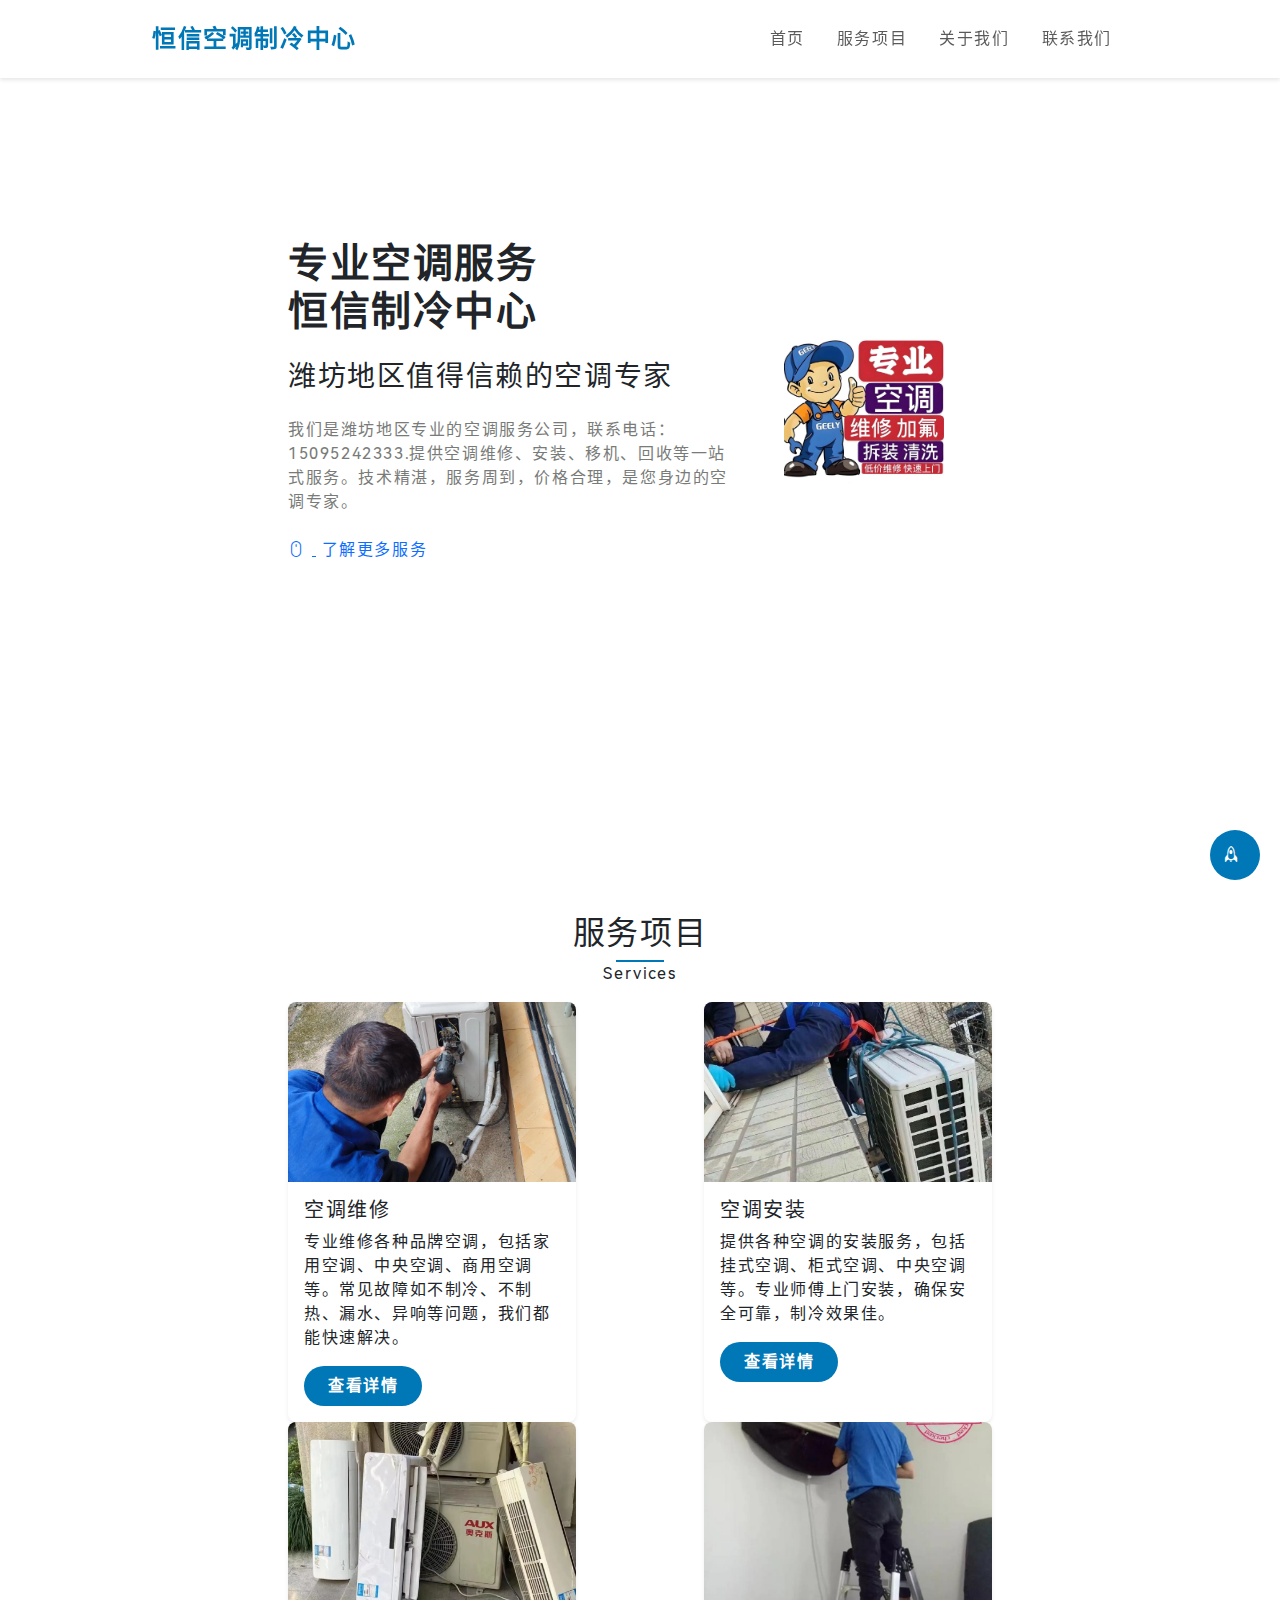
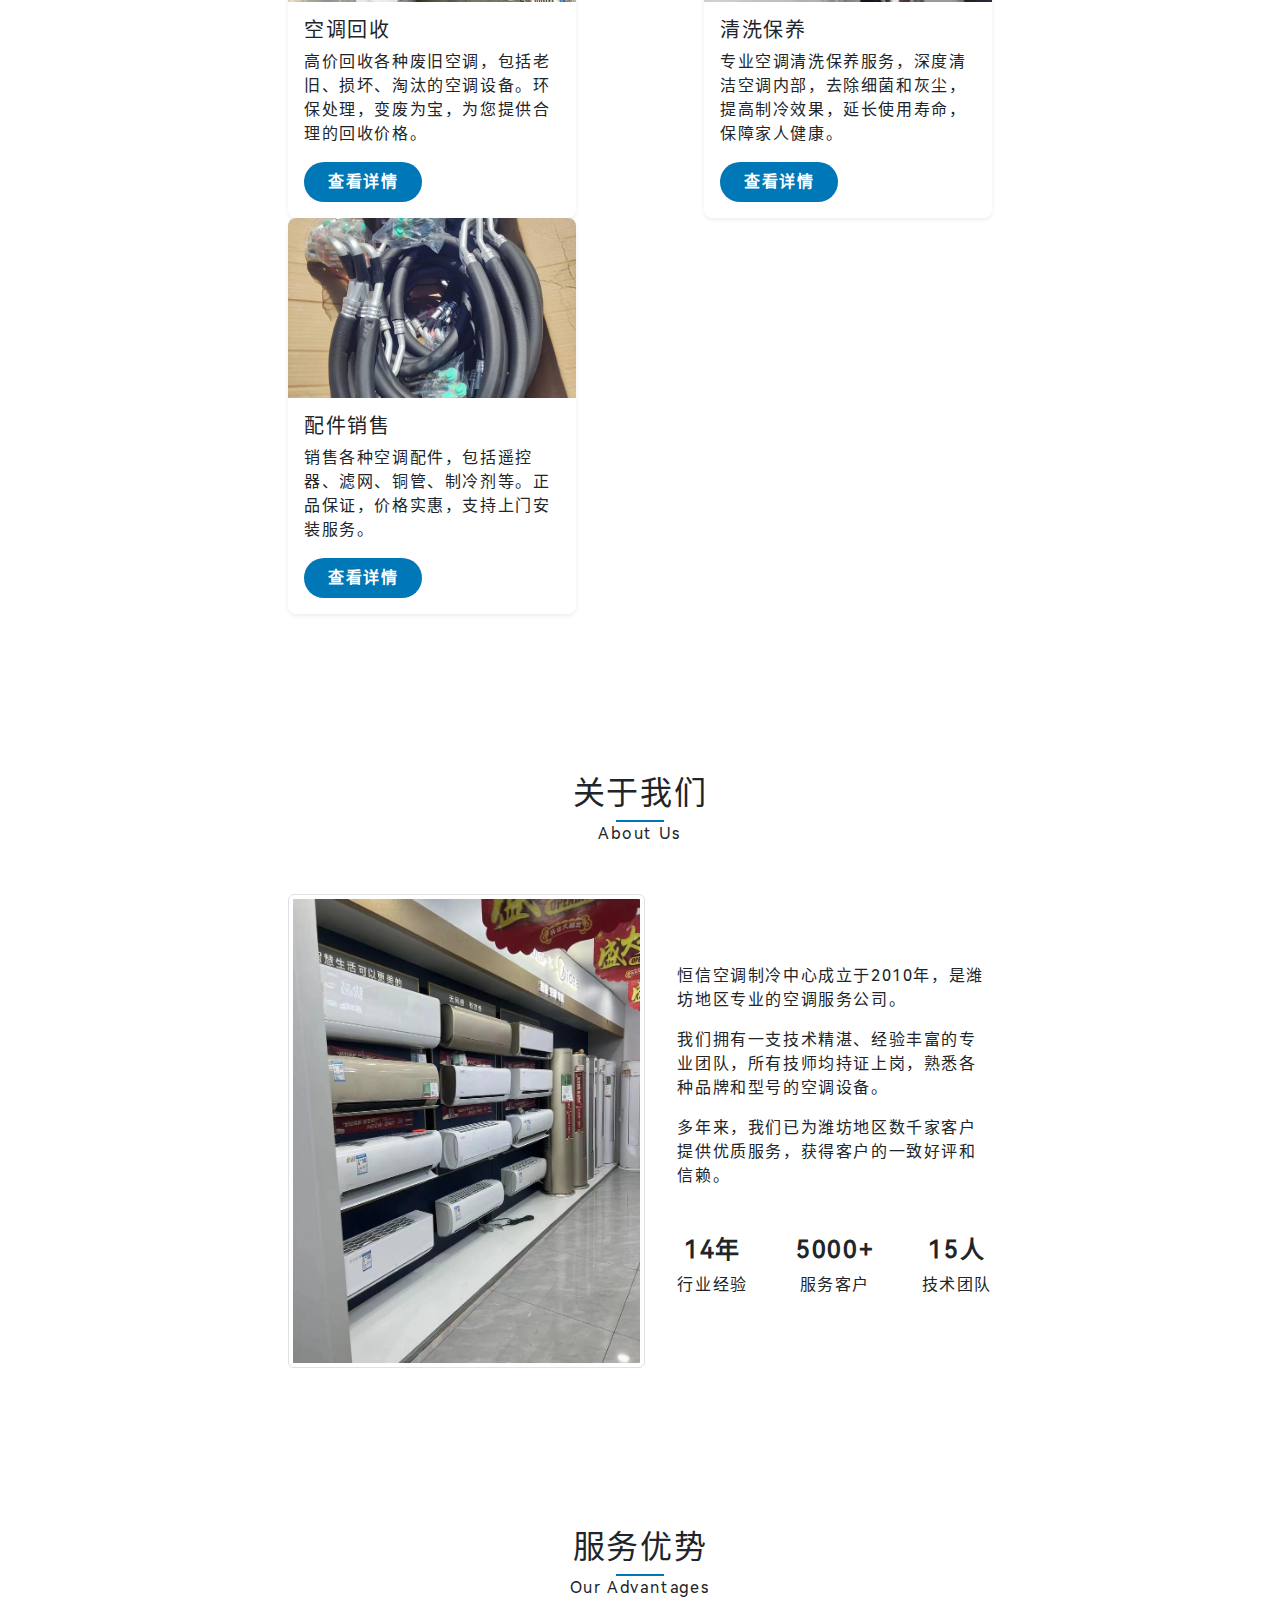
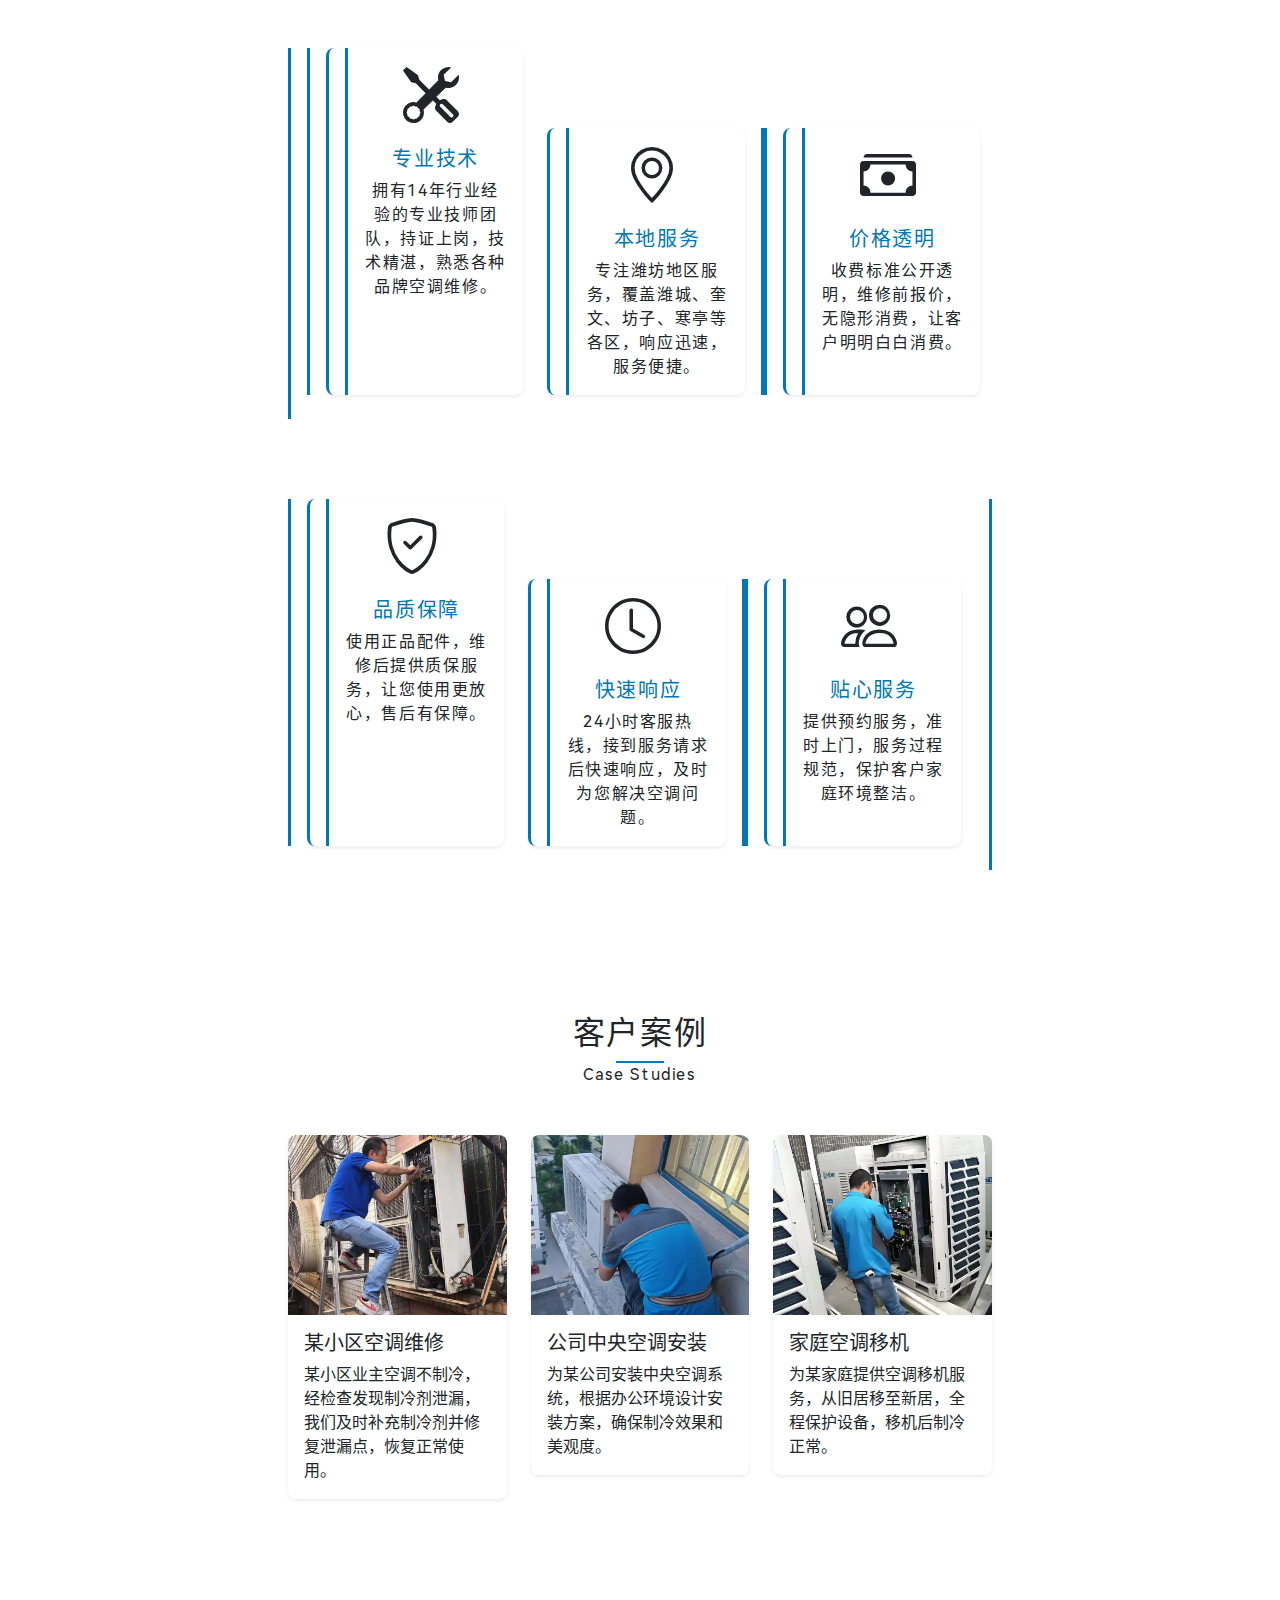
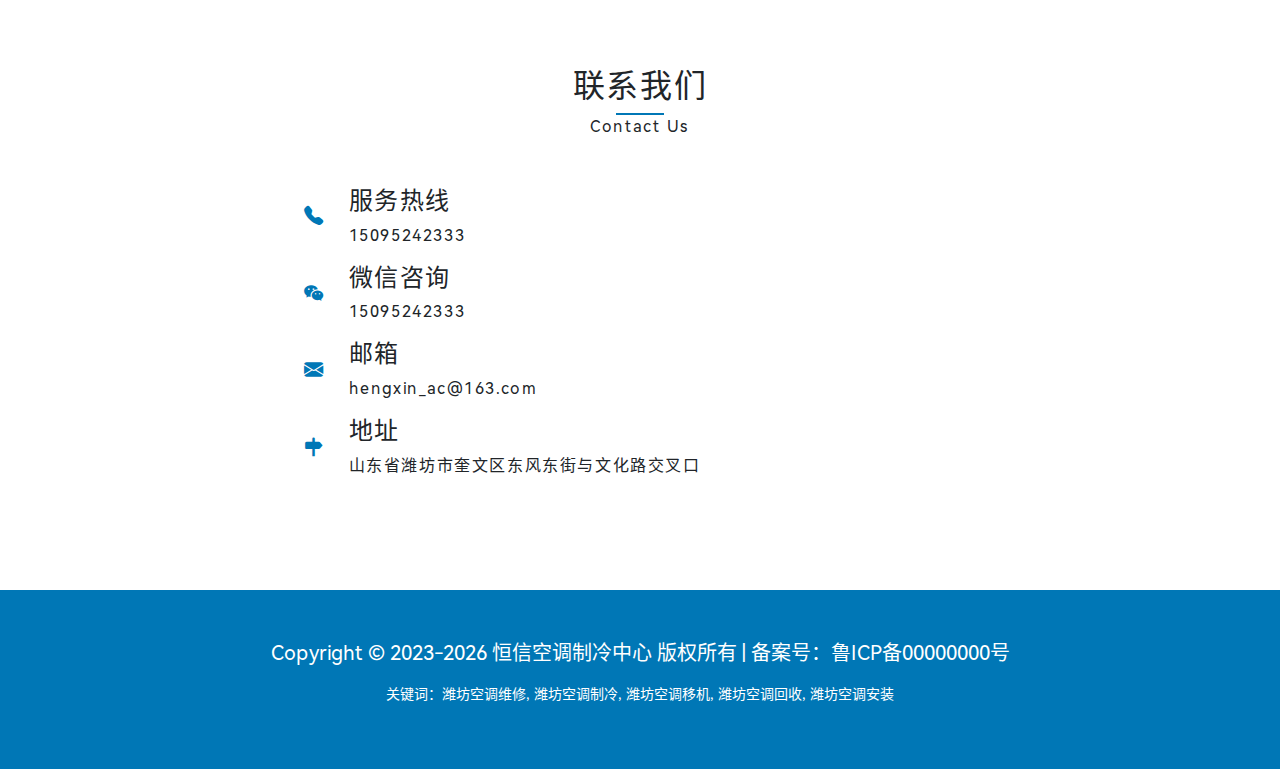
<file: index.html>
<!DOCTYPE html>
<html lang="zh-CN">
<head>
    <meta charset="UTF-8">
    <meta name="viewport" content="width=device-width, initial-scale=1.0">
    <title>恒信空调制冷中心 - 潍坊专业空调维修、安装、移机、回收</title>
    <meta name="description" content="恒信空调制冷中心是潍坊地区专业的空调服务公司，提供空调维修、安装、移机、回收等一站式服务。技术精湛，服务周到，价格合理。">
    <meta name="keywords" content="潍坊空调维修,潍坊空调制冷,潍坊空调移机,潍坊空调回收,潍坊空调安装">
    <meta name="author" content="恒信空调制冷中心">
    <meta name="robots" content="index, follow">
    <link rel="canonical" href="https://kt.600044.xyz/">
    <link rel="shortcut icon" href="favicon.ico" type="image/x-icon">
    <link rel="stylesheet" href="./lib/bootstrap-5.3.0/css/bootstrap.min.css">
    <link rel="stylesheet" href="./font/bootstrap-icons.css">
    <link rel="stylesheet" href="./css/index.css">
    <link rel="stylesheet" href="./css/base.css">
    
    <!-- Open Graph / Facebook -->
    <meta property="og:type" content="website">
    <meta property="og:url" content="https://kt.600044.xyz/">
    <meta property="og:title" content="恒信空调制冷中心 - 潍坊专业空调维修、安装、移机、回收">
    <meta property="og:description" content="恒信空调制冷中心是潍坊地区专业的空调服务公司，提供空调维修、安装、移机、回收等一站式服务。">
    <meta property="og:image" content="https://kt.600044.xyz/images/logo.png">
    
    <!-- Twitter -->
    <meta property="twitter:card" content="summary_large_image">
    <meta property="twitter:url" content="https://kt.600044.xyz/">
    <meta property="twitter:title" content="恒信空调制冷中心 - 潍坊专业空调维修、安装、移机、回收">
    <meta property="twitter:description" content="恒信空调制冷中心是潍坊地区专业的空调服务公司，提供空调维修、安装、移机、回收等一站式服务。">
    <meta property="twitter:image" content="https://kt.600044.xyz/images/logo.png">
</head>
<body>
    <!-- 顶部导航 -->
    <nav class="navbar navbar-expand-md fixed-top p-3">
        <div class="container">
            <a href="#" class="navbar-brand spacing">恒信空调制冷中心</a>
            <button class="navbar-toggler" type="button" data-bs-toggle="collapse" data-bs-target="#navmenu">
                <span class="navbar-toggler-icon"></span>
            </button>
            <div class="collapse navbar-collapse" id="navmenu">
                <ul class="navbar-nav ms-auto">
                    <li class="nav-item"><a href="#home" class="nav-link spacing">首页</a></li>
                    <li class="nav-item"><a href="#services" class="nav-link spacing">服务项目</a></li>
                    <li class="nav-item"><a href="#about" class="nav-link spacing">关于我们</a></li>
                    <li class="nav-item"><a href="#contact" class="nav-link spacing">联系我们</a></li>
                </ul>
            </div>
        </div>
    </nav>

    <!-- 返回顶部 -->
    <div class="backtop">
        <i class="bi bi-rocket"></i>
    </div>

    <!-- Home -->
    <section class="px-5 wrapper d-flex align-items-center flex-wrap justify-content-between" id="home">
            <div class="main position-relative">
                <h1 class="spacing">专业空调服务<br>恒信制冷中心</h1>
                <h3 class="py-3 spacing">潍坊地区值得信赖的空调专家</h3>
                <p class="grey pb-2 spacing">我们是潍坊地区专业的空调服务公司，联系电话：15095242333.提供空调维修、安装、移机、回收等一站式服务。技术精湛，服务周到，价格合理，是您身边的空调专家。</p>
                <a href="#services">
                    <i class="bi bi-mouse"></i>
                    <p class="d-inline-block spacing">&nbsp;了解更多服务</p>
                </a>
            </div>
            <div class="logo mx-5">
                <img src="./images/logo.png" alt="恒信空调制冷中心" class="img-fluid">
            </div>
    </section>

    <!-- 服务项目 -->
    <section class="p-5 wrapper my" id="services">
        <div class="title spacing">
            <h2 class="text-center">服务项目</h2>
            <span class="line"></span>
            <p class="text-center">Services</p>
        </div>
        <div class="main">
            <ul class="d-flex justify-content-between flex-wrap">
                <li class="card box-hover col-12 col-xxl-4" style="width: 18rem;">
                    <img src="./images/ac_repair.jpg" class="card-img-top" alt="潍坊空调维修">
                    <div class="card-body">
                      <h5 class="card-title spacing">空调维修</h5>
                      <p class="card-text spacing">专业维修各种品牌空调，包括家用空调、中央空调、商用空调等。常见故障如不制冷、不制热、漏水、异响等问题，我们都能快速解决。</p>
                      <a href="./services/ac_repair.html" class="btn btn-primary spacing">查看详情</a>
                    </div>
                </li>
                <li class="card box-hover col-12 col-xxl-4" style="width: 18rem;">
                    <img src="./images/ac_install.jpg" class="card-img-top" alt="潍坊空调安装">
                    <div class="card-body">
                      <h5 class="card-title spacing">空调安装</h5>
                      <p class="card-text spacing">提供各种空调的安装服务，包括挂式空调、柜式空调、中央空调等。专业师傅上门安装，确保安全可靠，制冷效果佳。</p>
                      <a href="./services/ac_install.html" class="btn btn-primary spacing" target="_blank">查看详情</a>
                    </div>
                </li>
                <li class="card box-hover col-12 col-xxl-4" style="width: 18rem;">
                    <img src="./images/ac_move.jpg" class="card-img-top" alt="潍坊空调移机">
                    <div class="card-body">
                      <h5 class="card-title spacing">空调移机</h5>
                      <p class="card-text spacing">专业空调移机服务，包括拆卸、搬运、重新安装等全过程。保护您的空调设备，确保移机后正常运行，价格透明合理。</p>
                      <a href="./services/ac_move.html" class="btn btn-primary spacing">查看详情</a>
                    </div>
                </li>
                <li class="card box-hover col-12 col-xxl-4" style="width: 18rem;">
                    <img src="./images/ac_recycle.jpg" class="card-img-top" alt="潍坊空调回收">
                    <div class="card-body">
                      <h5 class="card-title spacing">空调回收</h5>
                      <p class="card-text spacing">高价回收各种废旧空调，包括老旧、损坏、淘汰的空调设备。环保处理，变废为宝，为您提供合理的回收价格。</p>
                      <a href="./services/ac_recycle.html" class="btn btn-primary spacing">查看详情</a>
                    </div>
                </li>
                <li class="card box-hover col-12 col-xxl-4" style="width: 18rem;">
                    <img src="./images/ac_clean.jpg" class="card-img-top" alt="空调清洗保养">
                    <div class="card-body">
                      <h5 class="card-title spacing">清洗保养</h5>
                      <p class="card-text spacing">专业空调清洗保养服务，深度清洁空调内部，去除细菌和灰尘，提高制冷效果，延长使用寿命，保障家人健康。</p>
                      <a href="./services/ac_clean.html" class="btn btn-primary spacing">查看详情</a>
                    </div>
                </li>
                <li class="card box-hover col-12 col-xxl-4" style="width: 18rem;">
                    <img src="./images/ac_parts.jpg" class="card-img-top" alt="空调配件销售">
                    <div class="card-body">
                      <h5 class="card-title spacing">配件销售</h5>
                      <p class="card-text spacing">销售各种空调配件，包括遥控器、滤网、铜管、制冷剂等。正品保证，价格实惠，支持上门安装服务。</p>
                      <a href="./services/ac_parts.html" class="btn btn-primary spacing">查看详情</a>
                    </div>
                </li>
            </ul>
        </div>
    </section>

    <!-- 关于我们 -->
    <section class="p-5 wrapper my spacing" id="about">
        <div class="title">
            <h2 class="text-center">关于我们</h2>
            <span class="line"></span>
            <p class="text-center">About Us</p>
        </div>
        <div class="main d-md-flex align-items-center justify-content-between main-mt">
            <div class="left mb-3">
                <img src="./images/company.jpg" alt="恒信空调制冷中心" class="img-thumbnail box-hover">
            </div>
            <div class="right">
                <div class="content mb-5 color">
                    <p>恒信空调制冷中心成立于2010年，是潍坊地区专业的空调服务公司。</p>
                    <p>我们拥有一支技术精湛、经验丰富的专业团队，所有技师均持证上岗，熟悉各种品牌和型号的空调设备。</p>
                    <p>多年来，我们已为潍坊地区数千家客户提供优质服务，获得客户的一致好评和信赖。</p>
                </div>
                <div class="count d-flex justify-content-between text-center">
                    <div class="years">
                        <h4 class="fw-bold">14年</h4>
                        <p>行业经验</p>
                    </div>
                    <div class="customers">
                        <h4 class="fw-bold">5000+</h4>
                        <p>服务客户</p>
                    </div>
                    <div class="techs">
                        <h4 class="fw-bold">15人</h4>
                        <p>技术团队</p>
                    </div>
                </div>
            </div>
        </div>
    </section>

    <!-- 服务优势 -->
    <section class="p-5 wrapper my spacing" id="advantages">
        <div class="title">
            <h2 class="text-center">服务优势</h2>
            <span class="line"></span>
            <p class="text-center">Our Advantages</p>
        </div>
        <div class="main main-mt">
            <div class="row">
                <div class="col-md-4 mb-4">
                    <div class="card h-100 text-center">
                        <div class="card-body">
                            <i class="bi bi-tools display-4"></i>
                            <h5 class="card-title mt-3">专业技术</h5>
                            <p class="card-text">拥有14年行业经验的专业技师团队，持证上岗，技术精湛，熟悉各种品牌空调维修。</p>
                        </div>
                    </div>
                </div>
                <div class="col-md-4 mb-4">
                    <div class="card h-100 text-center">
                        <div class="card-body">
                            <i class="bi bi-geo-alt display-4"></i>
                            <h5 class="card-title mt-3">本地服务</h5>
                            <p class="card-text">专注潍坊地区服务，覆盖潍城、奎文、坊子、寒亭等各区，响应迅速，服务便捷。</p>
                        </div>
                    </div>
                </div>
                <div class="col-md-4 mb-4">
                    <div class="card h-100 text-center">
                        <div class="card-body">
                            <i class="bi bi-cash-stack display-4"></i>
                            <h5 class="card-title mt-3">价格透明</h5>
                            <p class="card-text">收费标准公开透明，维修前报价，无隐形消费，让客户明明白白消费。</p>
                        </div>
                    </div>
                </div>
            </div>
            <div class="row mt-4">
                <div class="col-md-4 mb-4">
                    <div class="card h-100 text-center">
                        <div class="card-body">
                            <i class="bi bi-shield-check display-4"></i>
                            <h5 class="card-title mt-3">品质保障</h5>
                            <p class="card-text">使用正品配件，维修后提供质保服务，让您使用更放心，售后有保障。</p>
                        </div>
                    </div>
                </div>
                <div class="col-md-4 mb-4">
                    <div class="card h-100 text-center">
                        <div class="card-body">
                            <i class="bi bi-clock display-4"></i>
                            <h5 class="card-title mt-3">快速响应</h5>
                            <p class="card-text">24小时客服热线，接到服务请求后快速响应，及时为您解决空调问题。</p>
                        </div>
                    </div>
                </div>
                <div class="col-md-4 mb-4">
                    <div class="card h-100 text-center">
                        <div class="card-body">
                            <i class="bi bi-people display-4"></i>
                            <h5 class="card-title mt-3">贴心服务</h5>
                            <p class="card-text">提供预约服务，准时上门，服务过程规范，保护客户家庭环境整洁。</p>
                        </div>
                    </div>
                </div>
            </div>
        </div>
    </section>

    <!-- 客户案例 -->
    <section class="p-5 wrapper my" id="cases">
        <div class="title spacing">
            <h2 class="text-center">客户案例</h2>
            <span class="line"></span>
            <p class="text-center">Case Studies</p>
        </div>
        <div class="main main-mt">
            <div class="row">
                <div class="col-md-4 mb-4">
                    <div class="card">
                        <img src="./images/case1.jpg" class="card-img-top" alt="潍坊某小区空调维修案例">
                        <div class="card-body">
                            <h5 class="card-title">某小区空调维修</h5>
                            <p class="card-text">某小区业主空调不制冷，经检查发现制冷剂泄漏，我们及时补充制冷剂并修复泄漏点，恢复正常使用。</p>
                        </div>
                    </div>
                </div>
                <div class="col-md-4 mb-4">
                    <div class="card">
                        <img src="./images/case2.jpg" class="card-img-top" alt="潍坊某公司中央空调安装案例">
                        <div class="card-body">
                            <h5 class="card-title">公司中央空调安装</h5>
                            <p class="card-text">为某公司安装中央空调系统，根据办公环境设计安装方案，确保制冷效果和美观度。</p>
                        </div>
                    </div>
                </div>
                <div class="col-md-4 mb-4">
                    <div class="card">
                        <img src="./images/case3.jpg" class="card-img-top" alt="潍坊某家庭空调移机案例">
                        <div class="card-body">
                            <h5 class="card-title">家庭空调移机</h5>
                            <p class="card-text">为某家庭提供空调移机服务，从旧居移至新居，全程保护设备，移机后制冷正常。</p>
                        </div>
                    </div>
                </div>
            </div>
        </div>
    </section>

    <!-- 联系我们 -->
    <section class="p-5 wrapper my spacing" id="contact">
        <div class="title">
            <h2 class="text-center">联系我们</h2>
            <span class="line"></span>
            <p class="text-center">Contact Us</p>
        </div>
        <div class="main main-mt">
            <div class="phone d-flex">
                <div class="left p-3">
                    <i class="bi bi-telephone-fill ico"></i>
                </div>
                <div class="right">
                    <h4>服务热线</h4>
                    <p>15095242333</p>
                </div>
            </div>
            <div class="wechat d-flex">
                <div class="left p-3">
                    <i class="bi bi-wechat ico"></i>
                </div>
                <div class="right">
                    <h4>微信咨询</h4>
                    <p>15095242333</p>
                </div>
            </div>
            <div class="email d-flex">
                <div class="left p-3">
                    <i class="bi bi-envelope-fill ico"></i>
                </div>
                <div class="right">
                    <h4>邮箱</h4>
                    <p>hengxin_ac@163.com</p>
                </div>
            </div>
            <div class="position d-flex">
                <div class="left p-3">
                    <i class="bi bi-signpost-fill ico"></i>
                </div>
                <div class="right">
                    <h4>地址</h4>
                    <p>山东省潍坊市奎文区东风东街与文化路交叉口</p>
                </div>
            </div>
        </div>
    </section>

    <footer class="p-5 my text-center">
        <div class="wrapper">
            <p class="lead">Copyright © 2023-2026 恒信空调制冷中心 版权所有 | 备案号：鲁ICP备00000000号</p>
            <p class="small">关键词：潍坊空调维修, 潍坊空调制冷, 潍坊空调移机, 潍坊空调回收, 潍坊空调安装</p>
        </div>
    </footer>

    <script src="./lib/bootstrap-5.3.0/js/bootstrap.bundle.js"></script>
    <script>
        // 返回顶部功能
        document.querySelector('.backtop').addEventListener('click', function() {
            window.scrollTo({
                top: 0,
                behavior: 'smooth'
            });
        });
    </script>
    
    <!-- 结构化数据 -->
    <script type="application/ld+json">
    {
      "@context": "https://schema.org",
      "@type": "LocalBusiness",
      "name": "恒信空调制冷中心",
      "image": "https://kt.600044.xyz/images/logo.png",
      "telephone": "15095242333",
      "email": "hengxin_ac@163.com",
      "address": {
        "@type": "PostalAddress",
        "streetAddress": "山东省潍坊市奎文区东风东街与文化路交叉口",
        "addressLocality": "潍坊",
        "addressRegion": "山东",
        "postalCode": "261000",
        "addressCountry": "CN"
      },
      "geo": {
        "@type": "GeoCoordinates",
        "latitude": 36.7167,
        "longitude": 119.1
      },
      "openingHours": "Mo-Su 08:00-20:00",
      "priceRange": "$$",
      "areaServed": "潍坊",
      "serviceType": ["空调维修", "空调安装", "空调移机", "空调回收", "空调清洗"],
      "description": "恒信空调制冷中心是潍坊地区专业的空调服务公司，提供空调维修、安装、移机、回收等一站式服务。技术精湛，服务周到，价格合理。",
      "availableChannel": [
        {
          "@type": "ServiceChannel",
          "serviceUrl": "https://kt.600044.xyz",
          "name": "官方网站"
        },
        {
          "@type": "ServiceChannel",
          "serviceUrl": "tel:15095242333",
          "name": "电话服务"
        }
      ],
      "makesOffer": [
        {
          "@type": "Offer",
          "itemOffered": {
            "@type": "Service",
            "name": "空调维修服务",
            "description": "专业维修各种品牌空调，解决不制冷、不制热、漏水、异响等问题"
          }
        },
        {
          "@type": "Offer",
          "itemOffered": {
            "@type": "Service",
            "name": "空调安装服务",
            "description": "提供各种空调的安装服务，包括挂式、柜式、中央空调等"
          }
        },
        {
          "@type": "Offer",
          "itemOffered": {
            "@type": "Service",
            "name": "空调移机服务",
            "description": "专业空调移机服务，包括拆卸、搬运、重新安装等全过程"
          }
        },
        {
          "@type": "Offer",
          "itemOffered": {
            "@type": "Service",
            "name": "空调回收服务",
            "description": "高价回收各种废旧空调，环保处理，变废为宝"
          }
        }
      ]
    }
    </script>
</body>
</html>
</file>
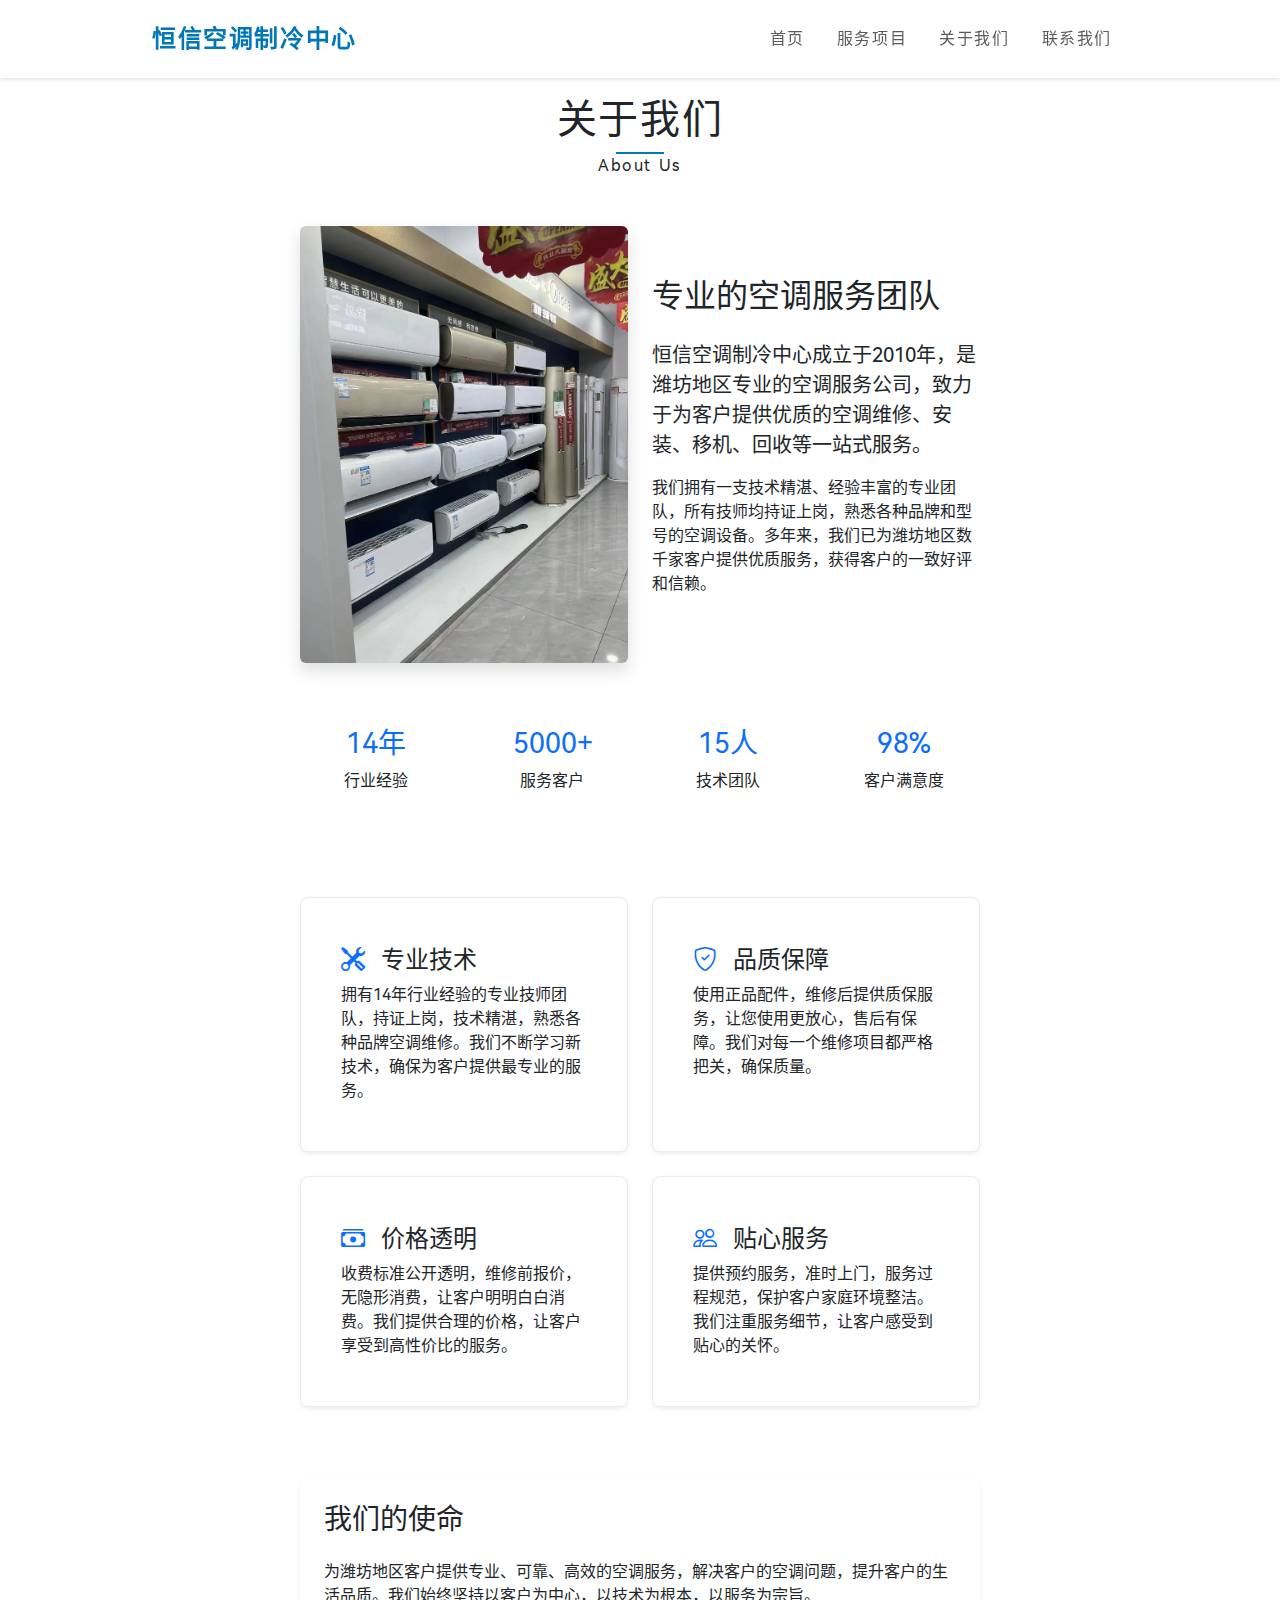
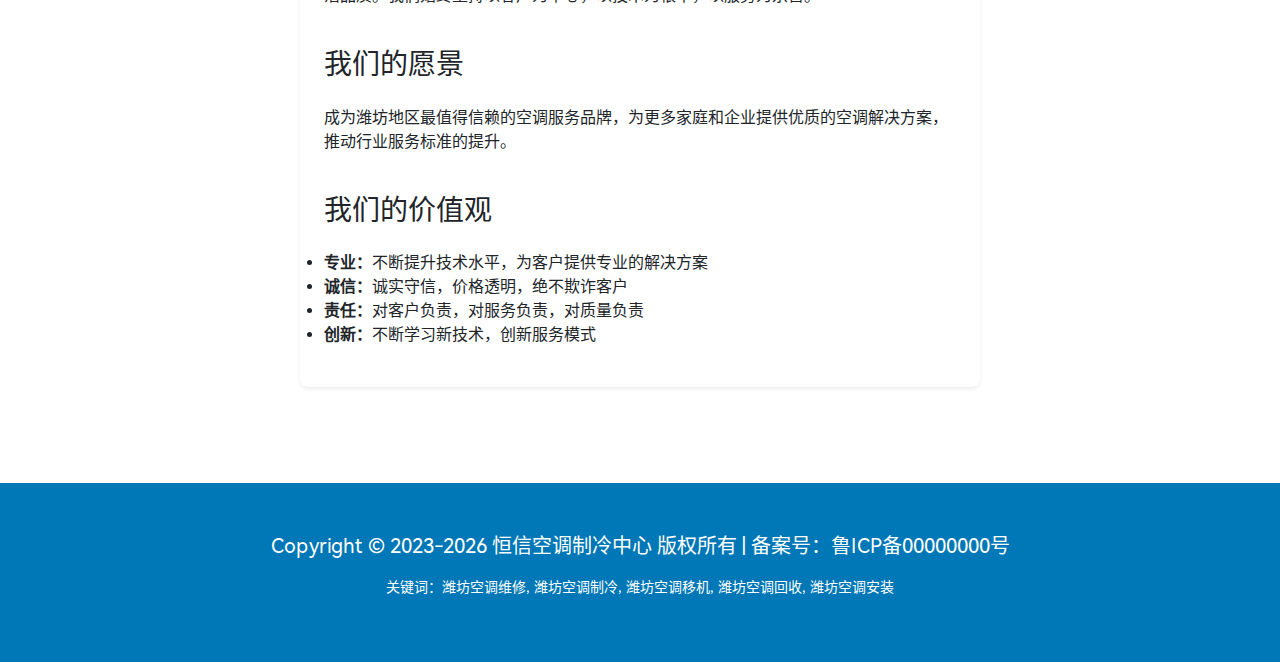
<file: about/index.html>
<!DOCTYPE html>
<html lang="zh-CN">
<head>
    <meta charset="UTF-8">
    <meta name="viewport" content="width=device-width, initial-scale=1.0">
    <title>关于我们 - 恒信空调制冷中心</title>
    <meta name="description" content="恒信空调制冷中心成立于2010年，是潍坊地区专业的空调服务公司，提供空调维修、安装、移机、回收等一站式服务。">
    <meta name="keywords" content="潍坊空调公司,恒信空调制冷中心,潍坊空调服务商,空调维修公司">
    <link rel="stylesheet" href="../lib/bootstrap-5.3.0/css/bootstrap.min.css">
    <link rel="stylesheet" href="../font/bootstrap-icons.css">
    <link rel="stylesheet" href="../css/index.css">
    <link rel="stylesheet" href="../css/base.css">
</head>
<body>
    <!-- 顶部导航 -->
    <nav class="navbar navbar-expand-md fixed-top p-3">
        <div class="container">
            <a href="../index.html" class="navbar-brand spacing">恒信空调制冷中心</a>
            <button class="navbar-toggler" type="button" data-bs-toggle="collapse" data-bs-target="#navmenu">
                <span class="navbar-toggler-icon"></span>
            </button>
            <div class="collapse navbar-collapse" id="navmenu">
                <ul class="navbar-nav ms-auto">
                    <li class="nav-item"><a href="../index.html" class="nav-link spacing">首页</a></li>
                    <li class="nav-item"><a href="../index.html#services" class="nav-link spacing">服务项目</a></li>
                    <li class="nav-item"><a href="#" class="nav-link spacing">关于我们</a></li>
                    <li class="nav-item"><a href="../index.html#contact" class="nav-link spacing">联系我们</a></li>
                </ul>
            </div>
        </div>
    </nav>

    <!-- 关于我们 -->
    <section class="p-5 wrapper my">
        <div class="container">
            <div class="title spacing mb-5">
                <h1 class="text-center">关于我们</h1>
                <span class="line mx-auto"></span>
                <p class="text-center">About Us</p>
            </div>
            
            <div class="row align-items-center mb-5">
                <div class="col-lg-6">
                    <img src="../images/company.jpg" alt="恒信空调制冷中心" class="img-fluid rounded shadow">
                </div>
                <div class="col-lg-6">
                    <h2 class="mb-4">专业的空调服务团队</h2>
                    <p class="lead">恒信空调制冷中心成立于2010年，是潍坊地区专业的空调服务公司，致力于为客户提供优质的空调维修、安装、移机、回收等一站式服务。</p>
                    <p>我们拥有一支技术精湛、经验丰富的专业团队，所有技师均持证上岗，熟悉各种品牌和型号的空调设备。多年来，我们已为潍坊地区数千家客户提供优质服务，获得客户的一致好评和信赖。</p>
                </div>
            </div>
            
            <div class="row mb-5">
                <div class="col-md-3 col-6 text-center mb-4">
                    <div class="p-3">
                        <h3 class="text-primary">14年</h3>
                        <p>行业经验</p>
                    </div>
                </div>
                <div class="col-md-3 col-6 text-center mb-4">
                    <div class="p-3">
                        <h3 class="text-primary">5000+</h3>
                        <p>服务客户</p>
                    </div>
                </div>
                <div class="col-md-3 col-6 text-center mb-4">
                    <div class="p-3">
                        <h3 class="text-primary">15人</h3>
                        <p>技术团队</p>
                    </div>
                </div>
                <div class="col-md-3 col-6 text-center mb-4">
                    <div class="p-3">
                        <h3 class="text-primary">98%</h3>
                        <p>客户满意度</p>
                    </div>
                </div>
            </div>
            
            <div class="row">
                <div class="col-lg-6 mb-4">
                    <div class="card h-100 advantage-card">
                        <div class="card-body">
                            <h4 class="card-title"><i class="bi bi-tools text-primary me-2"></i>专业技术</h4>
                            <p class="card-text">拥有14年行业经验的专业技师团队，持证上岗，技术精湛，熟悉各种品牌空调维修。我们不断学习新技术，确保为客户提供最专业的服务。</p>
                        </div>
                    </div>
                </div>
                <div class="col-lg-6 mb-4">
                    <div class="card h-100 advantage-card">
                        <div class="card-body">
                            <h4 class="card-title"><i class="bi bi-shield-check text-primary me-2"></i>品质保障</h4>
                            <p class="card-text">使用正品配件，维修后提供质保服务，让您使用更放心，售后有保障。我们对每一个维修项目都严格把关，确保质量。</p>
                        </div>
                    </div>
                </div>
                <div class="col-lg-6 mb-4">
                    <div class="card h-100 advantage-card">
                        <div class="card-body">
                            <h4 class="card-title"><i class="bi bi-cash-stack text-primary me-2"></i>价格透明</h4>
                            <p class="card-text">收费标准公开透明，维修前报价，无隐形消费，让客户明明白白消费。我们提供合理的价格，让客户享受到高性价比的服务。</p>
                        </div>
                    </div>
                </div>
                <div class="col-lg-6 mb-4">
                    <div class="card h-100 advantage-card">
                        <div class="card-body">
                            <h4 class="card-title"><i class="bi bi-people text-primary me-2"></i>贴心服务</h4>
                            <p class="card-text">提供预约服务，准时上门，服务过程规范，保护客户家庭环境整洁。我们注重服务细节，让客户感受到贴心的关怀。</p>
                        </div>
                    </div>
                </div>
            </div>
            
            <div class="card p-4 mt-5">
                <h3 class="mb-4">我们的使命</h3>
                <p>为潍坊地区客户提供专业、可靠、高效的空调服务，解决客户的空调问题，提升客户的生活品质。我们始终坚持以客户为中心，以技术为根本，以服务为宗旨。</p>
                
                <h3 class="mt-4 mb-4">我们的愿景</h3>
                <p>成为潍坊地区最值得信赖的空调服务品牌，为更多家庭和企业提供优质的空调解决方案，推动行业服务标准的提升。</p>
                
                <h3 class="mt-4 mb-4">我们的价值观</h3>
                <ul>
                    <li><strong>专业：</strong>不断提升技术水平，为客户提供专业的解决方案</li>
                    <li><strong>诚信：</strong>诚实守信，价格透明，绝不欺诈客户</li>
                    <li><strong>责任：</strong>对客户负责，对服务负责，对质量负责</li>
                    <li><strong>创新：</strong>不断学习新技术，创新服务模式</li>
                </ul>
            </div>
        </div>
    </section>

    <footer class="p-5 my text-center">
        <div class="wrapper">
            <p class="lead">Copyright © 2023-2026 恒信空调制冷中心 版权所有 | 备案号：鲁ICP备00000000号</p>
            <p class="small">关键词：潍坊空调维修, 潍坊空调制冷, 潍坊空调移机, 潍坊空调回收, 潍坊空调安装</p>
        </div>
    </footer>

    <script src="../lib/bootstrap-5.3.0/js/bootstrap.bundle.js"></script>
</body>
</html>
</file>
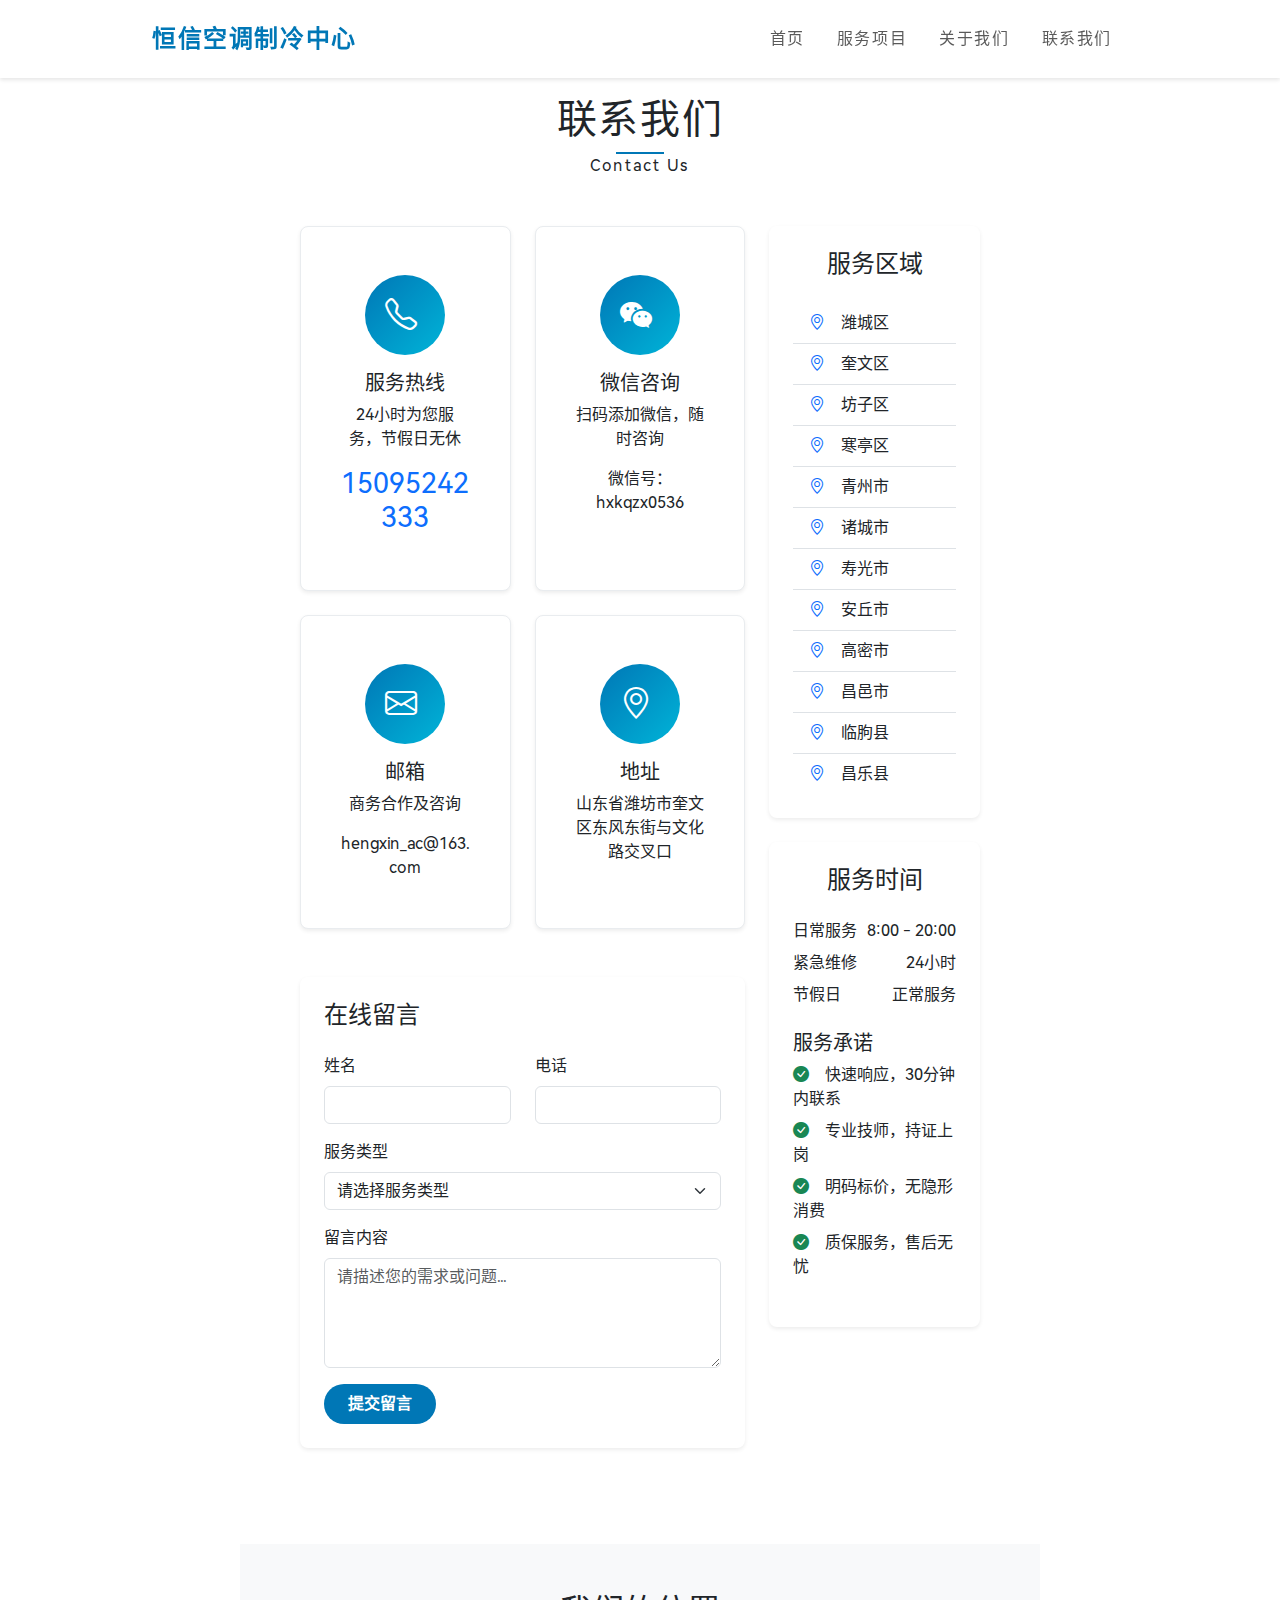
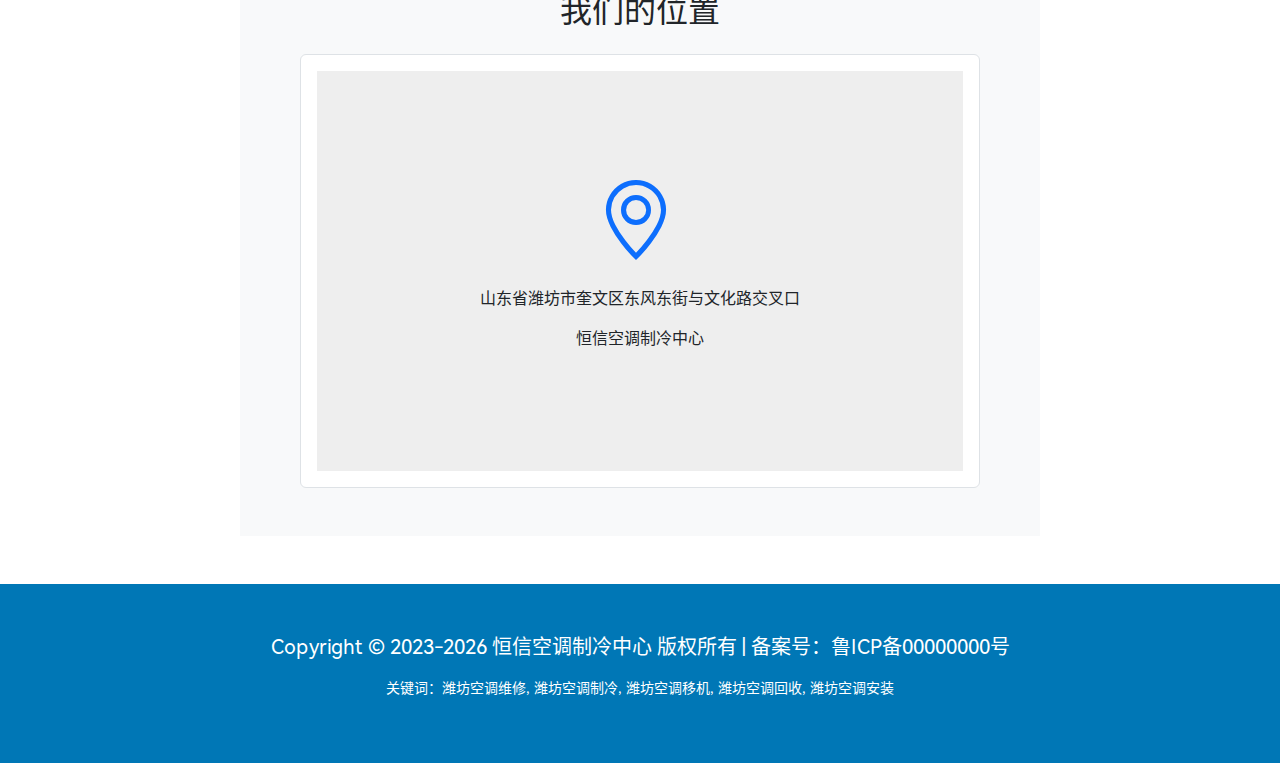
<file: contact/index.html>
<!DOCTYPE html>
<html lang="zh-CN">
<head>
    <meta charset="UTF-8">
    <meta name="viewport" content="width=device-width, initial-scale=1.0">
    <title>联系我们 - 恒信空调制冷中心</title>
    <meta name="description" content="恒信空调制冷中心联系方式，提供潍坊地区空调维修、安装、移机、回收等服务。24小时服务热线，专业技师上门服务。">
    <meta name="keywords" content="潍坊空调维修电话,恒信空调制冷中心,潍坊空调服务,空调维修联系方式">
    <link rel="stylesheet" href="../lib/bootstrap-5.3.0/css/bootstrap.min.css">
    <link rel="stylesheet" href="../font/bootstrap-icons.css">
    <link rel="stylesheet" href="../css/index.css">
    <link rel="stylesheet" href="../css/base.css">
</head>
<body>
    <!-- 顶部导航 -->
    <nav class="navbar navbar-expand-md fixed-top p-3">
        <div class="container">
            <a href="../index.html" class="navbar-brand spacing">恒信空调制冷中心</a>
            <button class="navbar-toggler" type="button" data-bs-toggle="collapse" data-bs-target="#navmenu">
                <span class="navbar-toggler-icon"></span>
            </button>
            <div class="collapse navbar-collapse" id="navmenu">
                <ul class="navbar-nav ms-auto">
                    <li class="nav-item"><a href="../index.html" class="nav-link spacing">首页</a></li>
                    <li class="nav-item"><a href="../index.html#services" class="nav-link spacing">服务项目</a></li>
                    <li class="nav-item"><a href="../index.html#about" class="nav-link spacing">关于我们</a></li>
                    <li class="nav-item"><a href="#" class="nav-link spacing">联系我们</a></li>
                </ul>
            </div>
        </div>
    </nav>

    <!-- 联系我们 -->
    <section class="p-5 wrapper my">
        <div class="container">
            <div class="title spacing mb-5">
                <h1 class="text-center">联系我们</h1>
                <span class="line mx-auto"></span>
                <p class="text-center">Contact Us</p>
            </div>
            
            <div class="row">
                <div class="col-lg-8">
                    <div class="row">
                        <div class="col-md-6 mb-4">
                            <div class="card h-100 advantage-card">
                                <div class="card-body text-center">
                                    <div class="service-icon mx-auto mb-3">
                                        <i class="bi bi-telephone"></i>
                                    </div>
                                    <h5 class="card-title">服务热线</h5>
                                    <p class="card-text">24小时为您服务，节假日无休</p>
                                    <h3 class="text-primary">15095242333</h3>
                                </div>
                            </div>
                        </div>
                        <div class="col-md-6 mb-4">
                            <div class="card h-100 advantage-card">
                                <div class="card-body text-center">
                                    <div class="service-icon mx-auto mb-3">
                                        <i class="bi bi-wechat"></i>
                                    </div>
                                    <h5 class="card-title">微信咨询</h5>
                                    <p class="card-text">扫码添加微信，随时咨询</p>
                                    <p class="card-text">微信号：hxkqzx0536</p>
                                </div>
                            </div>
                        </div>
                        <div class="col-md-6 mb-4">
                            <div class="card h-100 advantage-card">
                                <div class="card-body text-center">
                                    <div class="service-icon mx-auto mb-3">
                                        <i class="bi bi-envelope"></i>
                                    </div>
                                    <h5 class="card-title">邮箱</h5>
                                    <p class="card-text">商务合作及咨询</p>
                                    <p class="card-text">hengxin_ac@163.com</p>
                                </div>
                            </div>
                        </div>
                        <div class="col-md-6 mb-4">
                            <div class="card h-100 advantage-card">
                                <div class="card-body text-center">
                                    <div class="service-icon mx-auto mb-3">
                                        <i class="bi bi-geo-alt"></i>
                                    </div>
                                    <h5 class="card-title">地址</h5>
                                    <p class="card-text">山东省潍坊市奎文区东风东街与文化路交叉口</p>
                                </div>
                            </div>
                        </div>
                    </div>
                    
                    <div class="card mt-4 p-4">
                        <h4 class="mb-4">在线留言</h4>
                        <form id="contactForm">
                            <div class="row">
                                <div class="col-md-6 mb-3">
                                    <label for="name" class="form-label">姓名</label>
                                    <input type="text" class="form-control" id="name" required>
                                </div>
                                <div class="col-md-6 mb-3">
                                    <label for="phone" class="form-label">电话</label>
                                    <input type="tel" class="form-control" id="phone" required>
                                </div>
                            </div>
                            <div class="mb-3">
                                <label for="serviceType" class="form-label">服务类型</label>
                                <select class="form-select" id="serviceType" required>
                                    <option value="">请选择服务类型</option>
                                    <option value="ac_repair">空调维修</option>
                                    <option value="ac_install">空调安装</option>
                                    <option value="ac_move">空调移机</option>
                                    <option value="ac_recycle">空调回收</option>
                                    <option value="ac_clean">空调清洗</option>
                                    <option value="other">其他服务</option>
                                </select>
                            </div>
                            <div class="mb-3">
                                <label for="message" class="form-label">留言内容</label>
                                <textarea class="form-control" id="message" rows="4" placeholder="请描述您的需求或问题..."></textarea>
                            </div>
                            <button type="submit" class="btn btn-primary">提交留言</button>
                        </form>
                    </div>
                </div>
                
                <div class="col-lg-4">
                    <div class="card p-4 mb-4">
                        <h4 class="mb-4 text-center">服务区域</h4>
                        <ul class="list-group list-group-flush">
                            <li class="list-group-item"><i class="bi bi-geo-alt text-primary me-2"></i>潍城区</li>
                            <li class="list-group-item"><i class="bi bi-geo-alt text-primary me-2"></i>奎文区</li>
                            <li class="list-group-item"><i class="bi bi-geo-alt text-primary me-2"></i>坊子区</li>
                            <li class="list-group-item"><i class="bi bi-geo-alt text-primary me-2"></i>寒亭区</li>
                            <li class="list-group-item"><i class="bi bi-geo-alt text-primary me-2"></i>青州市</li>
                            <li class="list-group-item"><i class="bi bi-geo-alt text-primary me-2"></i>诸城市</li>
                            <li class="list-group-item"><i class="bi bi-geo-alt text-primary me-2"></i>寿光市</li>
                            <li class="list-group-item"><i class="bi bi-geo-alt text-primary me-2"></i>安丘市</li>
                            <li class="list-group-item"><i class="bi bi-geo-alt text-primary me-2"></i>高密市</li>
                            <li class="list-group-item"><i class="bi bi-geo-alt text-primary me-2"></i>昌邑市</li>
                            <li class="list-group-item"><i class="bi bi-geo-alt text-primary me-2"></i>临朐县</li>
                            <li class="list-group-item"><i class="bi bi-geo-alt text-primary me-2"></i>昌乐县</li>
                        </ul>
                    </div>
                    
                    <div class="card p-4">
                        <h4 class="mb-4 text-center">服务时间</h4>
                        <div class="d-flex justify-content-between mb-2">
                            <span>日常服务</span>
                            <span>8:00 - 20:00</span>
                        </div>
                        <div class="d-flex justify-content-between mb-2">
                            <span>紧急维修</span>
                            <span>24小时</span>
                        </div>
                        <div class="d-flex justify-content-between">
                            <span>节假日</span>
                            <span>正常服务</span>
                        </div>
                        
                        <h5 class="mt-4">服务承诺</h5>
                        <ul class="list-unstyled">
                            <li class="mb-2"><i class="bi bi-check-circle-fill text-success me-2"></i>快速响应，30分钟内联系</li>
                            <li class="mb-2"><i class="bi bi-check-circle-fill text-success me-2"></i>专业技师，持证上岗</li>
                            <li class="mb-2"><i class="bi bi-check-circle-fill text-success me-2"></i>明码标价，无隐形消费</li>
                            <li class="mb-2"><i class="bi bi-check-circle-fill text-success me-2"></i>质保服务，售后无忧</li>
                        </ul>
                    </div>
                </div>
            </div>
        </div>
    </section>

    <!-- 地图 -->
    <section class="p-5 wrapper my" style="background-color: #f8f9fa;">
        <div class="container">
            <h2 class="text-center mb-4">我们的位置</h2>
            <div class="row">
                <div class="col-12">
                    <div class="border rounded p-3 bg-white">
                        <div id="map" style="height: 400px; background-color: #eee;">
                            <div class="d-flex align-items-center justify-content-center h-100">
                                <div class="text-center">
                                    <i class="bi bi-geo-alt display-1 text-primary"></i>
                                    <p class="mt-3">山东省潍坊市奎文区东风东街与文化路交叉口</p>
                                    <p>恒信空调制冷中心</p>
                                </div>
                            </div>
                        </div>
                    </div>
                </div>
            </div>
        </div>
    </section>

    <footer class="p-5 my text-center">
        <div class="wrapper">
            <p class="lead">Copyright © 2023-2026 恒信空调制冷中心 版权所有 | 备案号：鲁ICP备00000000号</p>
            <p class="small">关键词：潍坊空调维修, 潍坊空调制冷, 潍坊空调移机, 潍坊空调回收, 潍坊空调安装</p>
        </div>
    </footer>

    <script src="../lib/bootstrap-5.3.0/js/bootstrap.bundle.js"></script>
    <script>
        // 表单提交处理
        document.getElementById('contactForm').addEventListener('submit', function(e) {
            e.preventDefault();
            alert('留言已提交，我们会尽快与您联系！');
            this.reset();
        });
    </script>
</body>
</html>
</file>
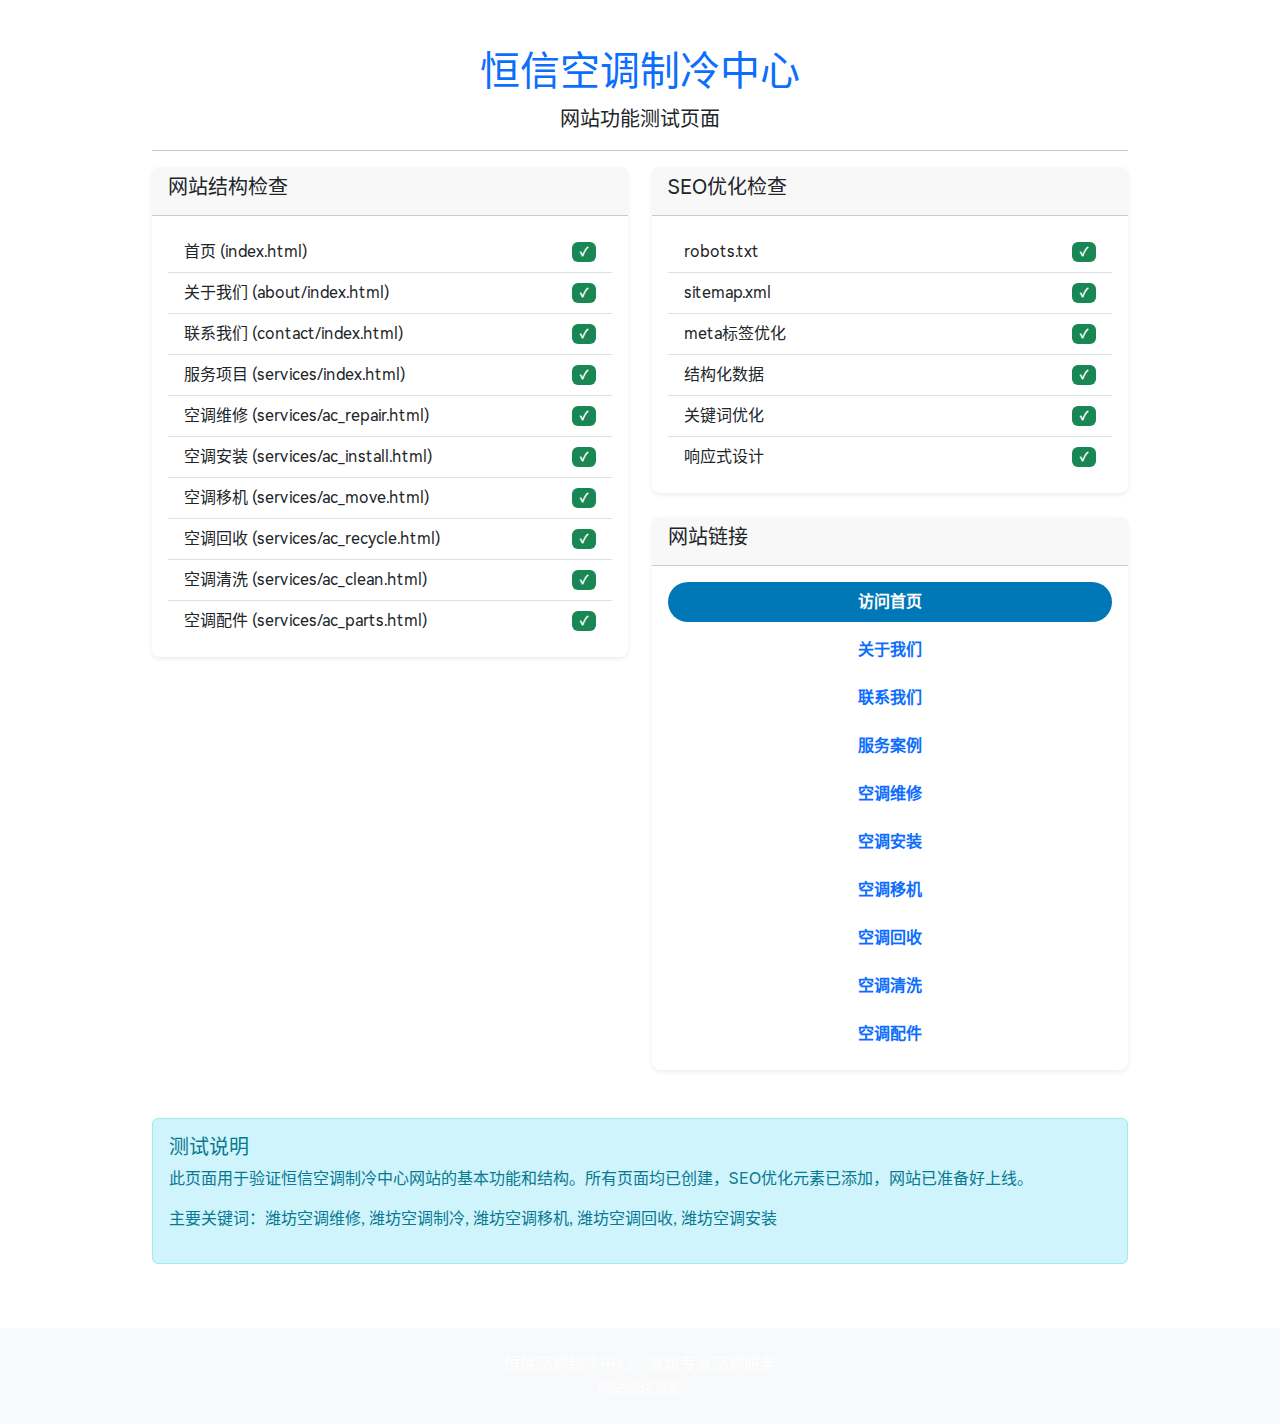
<file: test.html>
<!DOCTYPE html>
<html lang="zh-CN">
<head>
    <meta charset="UTF-8">
    <meta name="viewport" content="width=device-width, initial-scale=1.0">
    <title>恒信空调制冷中心 - 网站测试页面</title>
    <meta name="description" content="恒信空调制冷中心网站功能测试页面">
    <link rel="stylesheet" href="./lib/bootstrap-5.3.0/css/bootstrap.min.css">
    <link rel="stylesheet" href="./font/bootstrap-icons.css">
    <link rel="stylesheet" href="./css/index.css">
    <link rel="stylesheet" href="./css/base.css">
</head>
<body>
    <div class="container mt-5">
        <div class="row">
            <div class="col-12 text-center">
                <h1 class="text-primary">恒信空调制冷中心</h1>
                <p class="lead">网站功能测试页面</p>
                <hr>
            </div>
        </div>
        
        <div class="row">
            <div class="col-md-6">
                <div class="card mb-4">
                    <div class="card-header">
                        <h5>网站结构检查</h5>
                    </div>
                    <div class="card-body">
                        <ul class="list-group list-group-flush">
                            <li class="list-group-item d-flex justify-content-between align-items-center">
                                首页 (index.html)
                                <span class="badge bg-success">✓</span>
                            </li>
                            <li class="list-group-item d-flex justify-content-between align-items-center">
                                关于我们 (about/index.html)
                                <span class="badge bg-success">✓</span>
                            </li>
                            <li class="list-group-item d-flex justify-content-between align-items-center">
                                联系我们 (contact/index.html)
                                <span class="badge bg-success">✓</span>
                            </li>
                            <li class="list-group-item d-flex justify-content-between align-items-center">
                                服务项目 (services/index.html)
                                <span class="badge bg-success">✓</span>
                            </li>
                            <li class="list-group-item d-flex justify-content-between align-items-center">
                                空调维修 (services/ac_repair.html)
                                <span class="badge bg-success">✓</span>
                            </li>
                            <li class="list-group-item d-flex justify-content-between align-items-center">
                                空调安装 (services/ac_install.html)
                                <span class="badge bg-success">✓</span>
                            </li>
                            <li class="list-group-item d-flex justify-content-between align-items-center">
                                空调移机 (services/ac_move.html)
                                <span class="badge bg-success">✓</span>
                            </li>
                            <li class="list-group-item d-flex justify-content-between align-items-center">
                                空调回收 (services/ac_recycle.html)
                                <span class="badge bg-success">✓</span>
                            </li>
                            <li class="list-group-item d-flex justify-content-between align-items-center">
                                空调清洗 (services/ac_clean.html)
                                <span class="badge bg-success">✓</span>
                            </li>
                            <li class="list-group-item d-flex justify-content-between align-items-center">
                                空调配件 (services/ac_parts.html)
                                <span class="badge bg-success">✓</span>
                            </li>
                        </ul>
                    </div>
                </div>
            </div>
            
            <div class="col-md-6">
                <div class="card mb-4">
                    <div class="card-header">
                        <h5>SEO优化检查</h5>
                    </div>
                    <div class="card-body">
                        <ul class="list-group list-group-flush">
                            <li class="list-group-item d-flex justify-content-between align-items-center">
                                robots.txt
                                <span class="badge bg-success">✓</span>
                            </li>
                            <li class="list-group-item d-flex justify-content-between align-items-center">
                                sitemap.xml
                                <span class="badge bg-success">✓</span>
                            </li>
                            <li class="list-group-item d-flex justify-content-between align-items-center">
                                meta标签优化
                                <span class="badge bg-success">✓</span>
                            </li>
                            <li class="list-group-item d-flex justify-content-between align-items-center">
                                结构化数据
                                <span class="badge bg-success">✓</span>
                            </li>
                            <li class="list-group-item d-flex justify-content-between align-items-center">
                                关键词优化
                                <span class="badge bg-success">✓</span>
                            </li>
                            <li class="list-group-item d-flex justify-content-between align-items-center">
                                响应式设计
                                <span class="badge bg-success">✓</span>
                            </li>
                        </ul>
                    </div>
                </div>
                
                <div class="card mb-4">
                    <div class="card-header">
                        <h5>网站链接</h5>
                    </div>
                    <div class="card-body">
                        <div class="d-grid gap-2">
                            <a href="./index.html" class="btn btn-primary">访问首页</a>
                            <a href="./about/index.html" class="btn btn-outline-primary">关于我们</a>
                            <a href="./contact/index.html" class="btn btn-outline-primary">联系我们</a>
                            <a href="./services/index.html" class="btn btn-outline-primary">服务案例</a>
                            <a href="./services/ac_repair.html" class="btn btn-outline-primary">空调维修</a>
                            <a href="./services/ac_install.html" class="btn btn-outline-primary">空调安装</a>
                            <a href="./services/ac_move.html" class="btn btn-outline-primary">空调移机</a>
                            <a href="./services/ac_recycle.html" class="btn btn-outline-primary">空调回收</a>
                            <a href="./services/ac_clean.html" class="btn btn-outline-primary">空调清洗</a>
                            <a href="./services/ac_parts.html" class="btn btn-outline-primary">空调配件</a>
                        </div>
                    </div>
                </div>
            </div>
        </div>
        
        <div class="row mt-4">
            <div class="col-12">
                <div class="alert alert-info">
                    <h5>测试说明</h5>
                    <p>此页面用于验证恒信空调制冷中心网站的基本功能和结构。所有页面均已创建，SEO优化元素已添加，网站已准备好上线。</p>
                    <p>主要关键词：潍坊空调维修, 潍坊空调制冷, 潍坊空调移机, 潍坊空调回收, 潍坊空调安装</p>
                </div>
            </div>
        </div>
    </div>
    
    <footer class="mt-5 p-4 bg-light text-center">
        <p class="mb-0">恒信空调制冷中心 - 潍坊专业空调服务</p>
        <p class="mb-0"><small>网站测试页面</small></p>
    </footer>
</body>
</html>
</file>
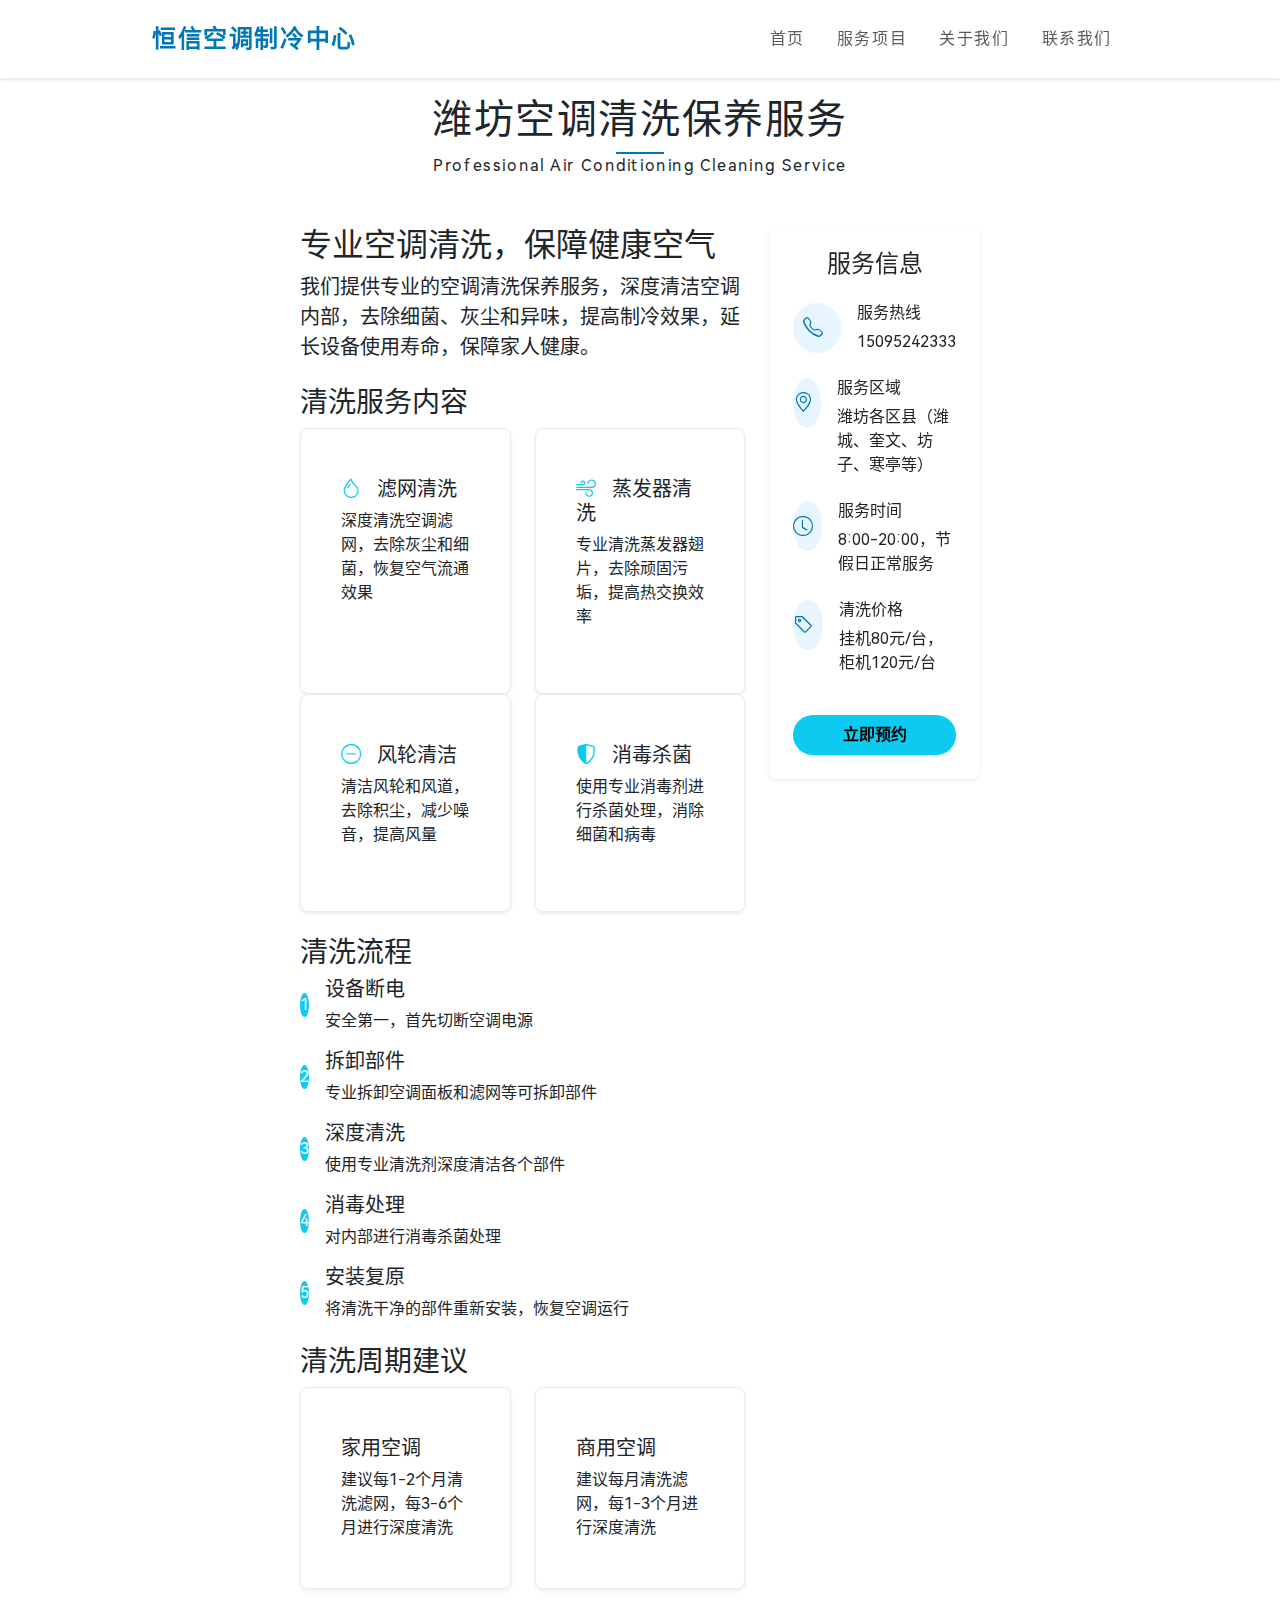
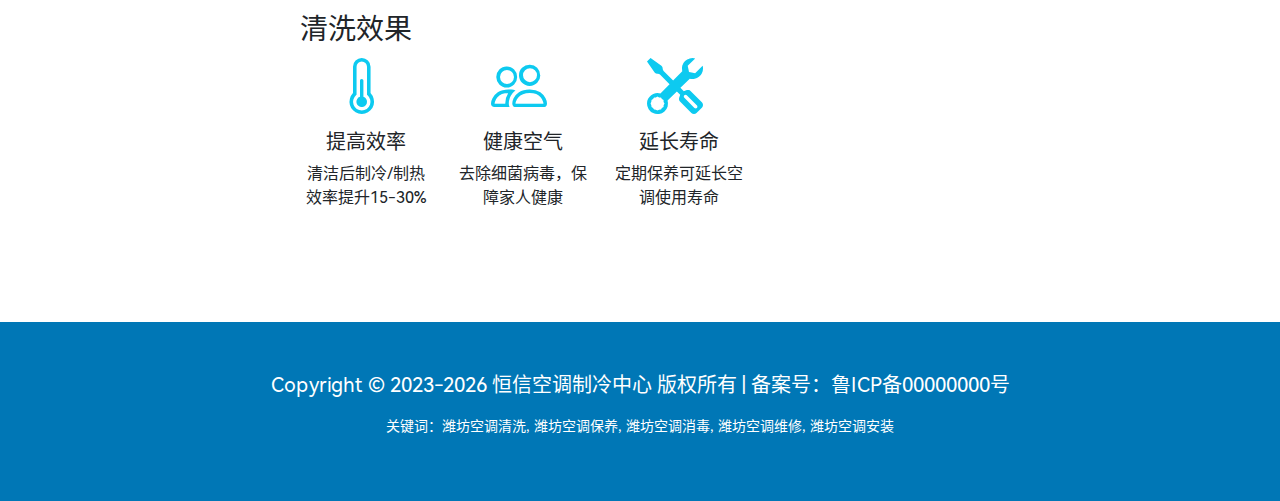
<file: services/ac_clean.html>
<!DOCTYPE html>
<html lang="zh-CN">
<head>
    <meta charset="UTF-8">
    <meta name="viewport" content="width=device-width, initial-scale=1.0">
    <title>潍坊空调清洗保养 - 恒信空调制冷中心专业清洗服务</title>
    <meta name="description" content="恒信空调制冷中心提供潍坊地区专业空调清洗保养服务，深度清洁空调内部，去除细菌和灰尘，提高制冷效果，延长使用寿命。">
    <meta name="keywords" content="潍坊空调清洗,空调保养,空调深度清洗,空调消毒,潍坊空调清洗电话">
    <link rel="stylesheet" href="../lib/bootstrap-5.3.0/css/bootstrap.min.css">
    <link rel="stylesheet" href="../font/bootstrap-icons.css">
    <link rel="stylesheet" href="../css/index.css">
    <link rel="stylesheet" href="../css/base.css">
</head>
<body>
    <!-- 顶部导航 -->
    <nav class="navbar navbar-expand-md fixed-top p-3">
        <div class="container">
            <a href="../index.html" class="navbar-brand spacing">恒信空调制冷中心</a>
            <button class="navbar-toggler" type="button" data-bs-toggle="collapse" data-bs-target="#navmenu">
                <span class="navbar-toggler-icon"></span>
            </button>
            <div class="collapse navbar-collapse" id="navmenu">
                <ul class="navbar-nav ms-auto">
                    <li class="nav-item"><a href="../index.html" class="nav-link spacing">首页</a></li>
                    <li class="nav-item"><a href="../index.html#services" class="nav-link spacing">服务项目</a></li>
                    <li class="nav-item"><a href="../index.html#about" class="nav-link spacing">关于我们</a></li>
                    <li class="nav-item"><a href="../index.html#contact" class="nav-link spacing">联系我们</a></li>
                </ul>
            </div>
        </div>
    </nav>

    <!-- 服务详情 -->
    <section class="p-5 wrapper my">
        <div class="container">
            <div class="title spacing mb-5">
                <h1 class="text-center">潍坊空调清洗保养服务</h1>
                <span class="line mx-auto"></span>
                <p class="text-center">Professional Air Conditioning Cleaning Service</p>
            </div>
            
            <div class="row">
                <div class="col-lg-8">
                    <div class="service-content">
                        <h2>专业空调清洗，保障健康空气</h2>
                        <p class="lead">我们提供专业的空调清洗保养服务，深度清洁空调内部，去除细菌、灰尘和异味，提高制冷效果，延长设备使用寿命，保障家人健康。</p>
                        
                        <h3 class="mt-4">清洗服务内容</h3>
                        <div class="row">
                            <div class="col-md-6">
                                <div class="card advantage-card mb-3">
                                    <div class="card-body">
                                        <h5 class="card-title"><i class="bi bi-droplet text-info me-2"></i>滤网清洗</h5>
                                        <p class="card-text">深度清洗空调滤网，去除灰尘和细菌，恢复空气流通效果</p>
                                    </div>
                                </div>
                            </div>
                            <div class="col-md-6">
                                <div class="card advantage-card mb-3">
                                    <div class="card-body">
                                        <h5 class="card-title"><i class="bi bi-wind text-info me-2"></i>蒸发器清洗</h5>
                                        <p class="card-text">专业清洗蒸发器翅片，去除顽固污垢，提高热交换效率</p>
                                    </div>
                                </div>
                            </div>
                            <div class="col-md-6">
                                <div class="card advantage-card mb-3">
                                    <div class="card-body">
                                        <h5 class="card-title"><i class="bi bi-dash-circle text-info me-2"></i>风轮清洁</h5>
                                        <p class="card-text">清洁风轮和风道，去除积尘，减少噪音，提高风量</p>
                                    </div>
                                </div>
                            </div>
                            <div class="col-md-6">
                                <div class="card advantage-card mb-3">
                                    <div class="card-body">
                                        <h5 class="card-title"><i class="bi bi-shield-shaded text-info me-2"></i>消毒杀菌</h5>
                                        <p class="card-text">使用专业消毒剂进行杀菌处理，消除细菌和病毒</p>
                                    </div>
                                </div>
                            </div>
                        </div>
                        
                        <h3 class="mt-4">清洗流程</h3>
                        <div class="process-steps">
                            <div class="d-flex align-items-center mb-3">
                                <div class="step-number d-flex align-items-center justify-content-center rounded-circle bg-info text-white me-3">1</div>
                                <div>
                                    <h5>设备断电</h5>
                                    <p class="mb-0">安全第一，首先切断空调电源</p>
                                </div>
                            </div>
                            <div class="d-flex align-items-center mb-3">
                                <div class="step-number d-flex align-items-center justify-content-center rounded-circle bg-info text-white me-3">2</div>
                                <div>
                                    <h5>拆卸部件</h5>
                                    <p class="mb-0">专业拆卸空调面板和滤网等可拆卸部件</p>
                                </div>
                            </div>
                            <div class="d-flex align-items-center mb-3">
                                <div class="step-number d-flex align-items-center justify-content-center rounded-circle bg-info text-white me-3">3</div>
                                <div>
                                    <h5>深度清洗</h5>
                                    <p class="mb-0">使用专业清洗剂深度清洁各个部件</p>
                                </div>
                            </div>
                            <div class="d-flex align-items-center mb-3">
                                <div class="step-number d-flex align-items-center justify-content-center rounded-circle bg-info text-white me-3">4</div>
                                <div>
                                    <h5>消毒处理</h5>
                                    <p class="mb-0">对内部进行消毒杀菌处理</p>
                                </div>
                            </div>
                            <div class="d-flex align-items-center">
                                <div class="step-number d-flex align-items-center justify-content-center rounded-circle bg-info text-white me-3">5</div>
                                <div>
                                    <h5>安装复原</h5>
                                    <p class="mb-0">将清洗干净的部件重新安装，恢复空调运行</p>
                                </div>
                            </div>
                        </div>
                        
                        <h3 class="mt-4">清洗周期建议</h3>
                        <div class="row">
                            <div class="col-md-6">
                                <div class="card advantage-card h-100">
                                    <div class="card-body">
                                        <h5 class="card-title">家用空调</h5>
                                        <p class="card-text">建议每1-2个月清洗滤网，每3-6个月进行深度清洗</p>
                                    </div>
                                </div>
                            </div>
                            <div class="col-md-6">
                                <div class="card advantage-card h-100">
                                    <div class="card-body">
                                        <h5 class="card-title">商用空调</h5>
                                        <p class="card-text">建议每月清洗滤网，每1-3个月进行深度清洗</p>
                                    </div>
                                </div>
                            </div>
                        </div>
                        
                        <h3 class="mt-4">清洗效果</h3>
                        <div class="row">
                            <div class="col-md-4">
                                <div class="text-center">
                                    <i class="bi bi-thermometer-half display-4 text-info"></i>
                                    <h5 class="mt-2">提高效率</h5>
                                    <p>清洁后制冷/制热效率提升15-30%</p>
                                </div>
                            </div>
                            <div class="col-md-4">
                                <div class="text-center">
                                    <i class="bi bi-people display-4 text-info"></i>
                                    <h5 class="mt-2">健康空气</h5>
                                    <p>去除细菌病毒，保障家人健康</p>
                                </div>
                            </div>
                            <div class="col-md-4">
                                <div class="text-center">
                                    <i class="bi bi-tools display-4 text-info"></i>
                                    <h5 class="mt-2">延长寿命</h5>
                                    <p>定期保养可延长空调使用寿命</p>
                                </div>
                            </div>
                        </div>
                    </div>
                </div>
                
                <div class="col-lg-4">
                    <div class="card p-4 sticky-top" style="top: 20px;">
                        <h4 class="mb-4 text-center">服务信息</h4>
                        <div class="contact-item">
                            <div class="contact-icon">
                                <i class="bi bi-telephone"></i>
                            </div>
                            <div>
                                <h6>服务热线</h6>
                                <p class="mb-0">15095242333</p>
                            </div>
                        </div>
                        <div class="contact-item">
                            <div class="contact-icon">
                                <i class="bi bi-geo-alt"></i>
                            </div>
                            <div>
                                <h6>服务区域</h6>
                                <p class="mb-0">潍坊各区县（潍城、奎文、坊子、寒亭等）</p>
                            </div>
                        </div>
                        <div class="contact-item">
                            <div class="contact-icon">
                                <i class="bi bi-clock"></i>
                            </div>
                            <div>
                                <h6>服务时间</h6>
                                <p class="mb-0">8:00-20:00，节假日正常服务</p>
                            </div>
                        </div>
                        <div class="contact-item">
                            <div class="contact-icon">
                                <i class="bi bi-tag"></i>
                            </div>
                            <div>
                                <h6>清洗价格</h6>
                                <p class="mb-0">挂机80元/台，柜机120元/台</p>
                            </div>
                        </div>
                        <a href="../index.html#contact" class="btn btn-info w-100 mt-3">立即预约</a>
                    </div>
                </div>
            </div>
        </div>
    </section>

    <footer class="p-5 my text-center">
        <div class="wrapper">
            <p class="lead">Copyright © 2023-2026 恒信空调制冷中心 版权所有 | 备案号：鲁ICP备00000000号</p>
            <p class="small">关键词：潍坊空调清洗, 潍坊空调保养, 潍坊空调消毒, 潍坊空调维修, 潍坊空调安装</p>
        </div>
    </footer>

    <script src="../lib/bootstrap-5.3.0/js/bootstrap.bundle.js"></script>
</body>
</html>
</file>
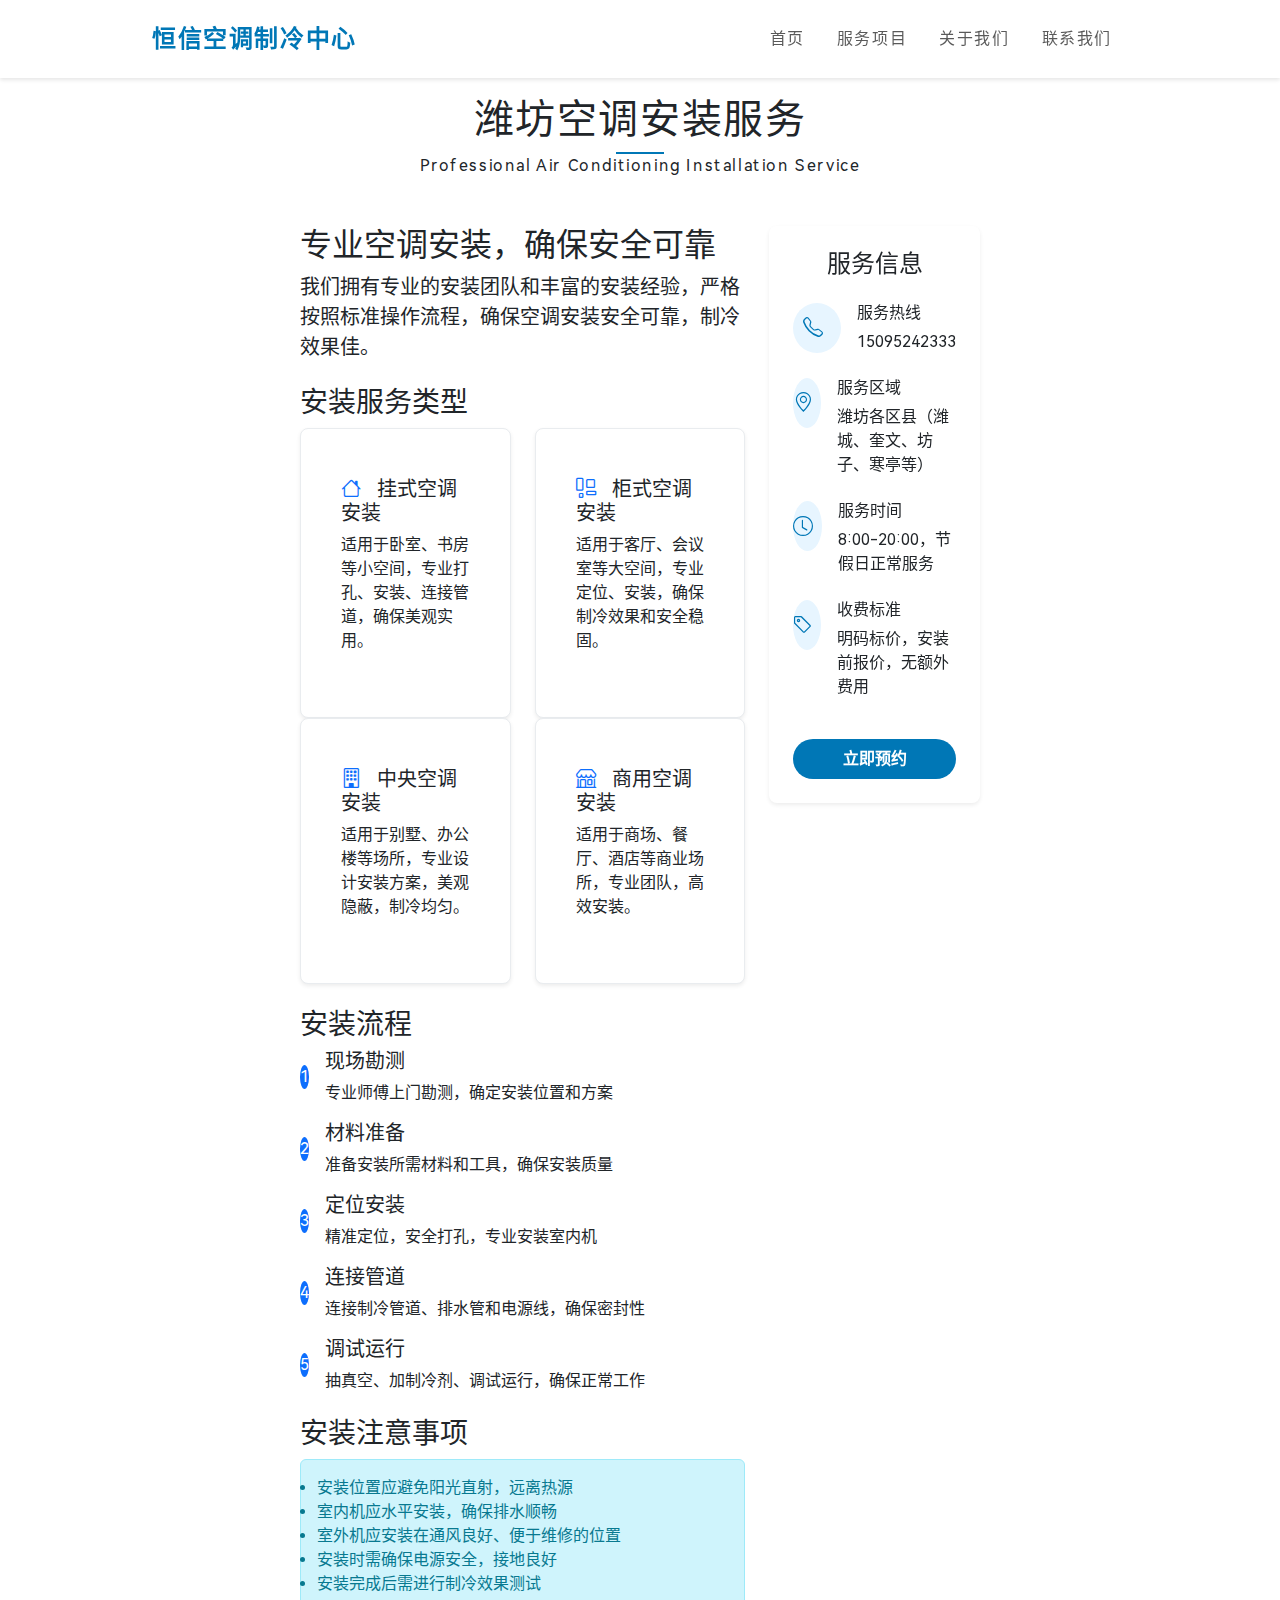
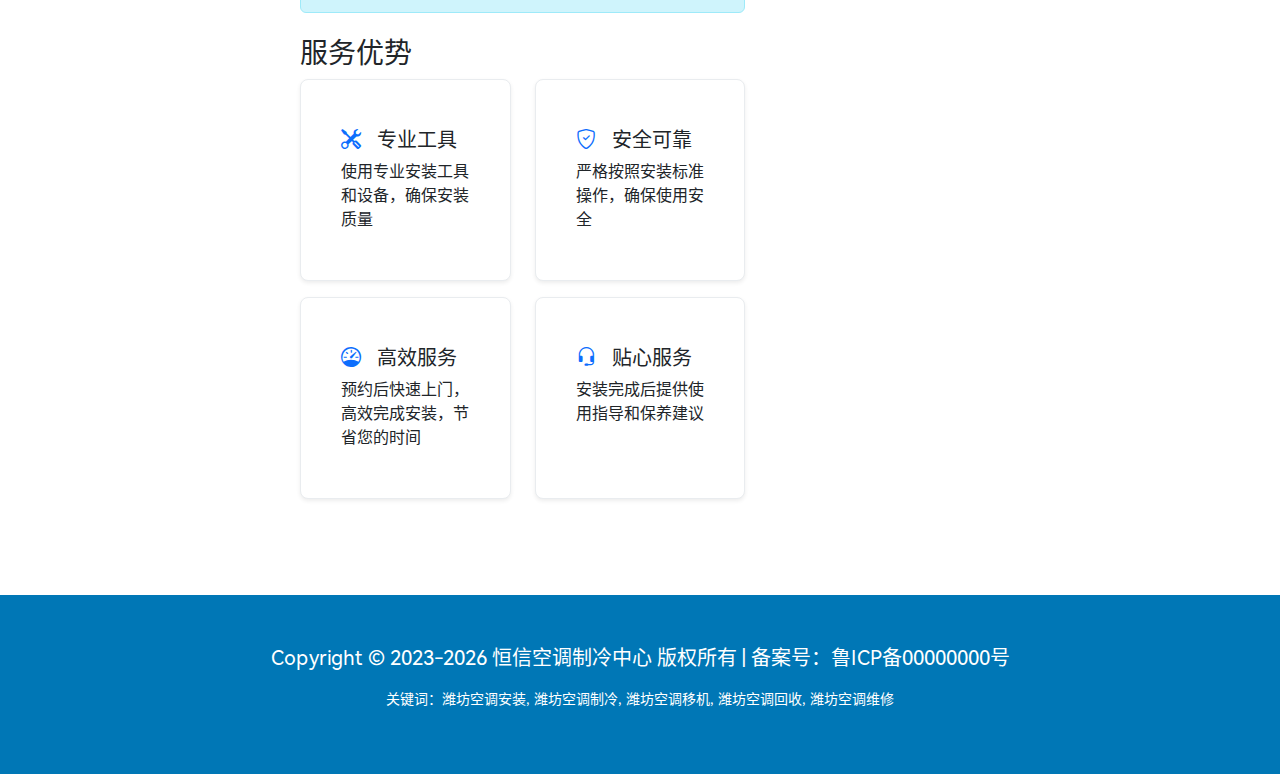
<file: services/ac_install.html>
<!DOCTYPE html>
<html lang="zh-CN">
<head>
    <meta charset="UTF-8">
    <meta name="viewport" content="width=device-width, initial-scale=1.0">
    <title>潍坊空调安装 - 恒信空调制冷中心专业安装服务</title>
    <meta name="description" content="恒信空调制冷中心提供潍坊地区专业空调安装服务，包括挂式、柜式、中央空调等各类空调安装。专业师傅，安全可靠。">
    <meta name="keywords" content="潍坊空调安装,空调安装,中央空调安装,空调安装电话,潍坊空调安装公司">
    <link rel="stylesheet" href="../lib/bootstrap-5.3.0/css/bootstrap.min.css">
    <link rel="stylesheet" href="../font/bootstrap-icons.css">
    <link rel="stylesheet" href="../css/index.css">
    <link rel="stylesheet" href="../css/base.css">
</head>
<body>
    <!-- 顶部导航 -->
    <nav class="navbar navbar-expand-md fixed-top p-3">
        <div class="container">
            <a href="../index.html" class="navbar-brand spacing">恒信空调制冷中心</a>
            <button class="navbar-toggler" type="button" data-bs-toggle="collapse" data-bs-target="#navmenu">
                <span class="navbar-toggler-icon"></span>
            </button>
            <div class="collapse navbar-collapse" id="navmenu">
                <ul class="navbar-nav ms-auto">
                    <li class="nav-item"><a href="../index.html" class="nav-link spacing">首页</a></li>
                    <li class="nav-item"><a href="../index.html#services" class="nav-link spacing">服务项目</a></li>
                    <li class="nav-item"><a href="../index.html#about" class="nav-link spacing">关于我们</a></li>
                    <li class="nav-item"><a href="../index.html#contact" class="nav-link spacing">联系我们</a></li>
                </ul>
            </div>
        </div>
    </nav>

    <!-- 服务详情 -->
    <section class="p-5 wrapper my">
        <div class="container">
            <div class="title spacing mb-5">
                <h1 class="text-center">潍坊空调安装服务</h1>
                <span class="line mx-auto"></span>
                <p class="text-center">Professional Air Conditioning Installation Service</p>
            </div>
            
            <div class="row">
                <div class="col-lg-8">
                    <div class="service-content">
                        <h2>专业空调安装，确保安全可靠</h2>
                        <p class="lead">我们拥有专业的安装团队和丰富的安装经验，严格按照标准操作流程，确保空调安装安全可靠，制冷效果佳。</p>
                        
                        <h3 class="mt-4">安装服务类型</h3>
                        <div class="row">
                            <div class="col-md-6">
                                <div class="card advantage-card mb-3">
                                    <div class="card-body">
                                        <h5 class="card-title"><i class="bi bi-house text-primary me-2"></i>挂式空调安装</h5>
                                        <p class="card-text">适用于卧室、书房等小空间，专业打孔、安装、连接管道，确保美观实用。</p>
                                    </div>
                                </div>
                            </div>
                            <div class="col-md-6">
                                <div class="card advantage-card mb-3">
                                    <div class="card-body">
                                        <h5 class="card-title"><i class="bi bi-layout-wtf text-primary me-2"></i>柜式空调安装</h5>
                                        <p class="card-text">适用于客厅、会议室等大空间，专业定位、安装，确保制冷效果和安全稳固。</p>
                                    </div>
                                </div>
                            </div>
                            <div class="col-md-6">
                                <div class="card advantage-card mb-3">
                                    <div class="card-body">
                                        <h5 class="card-title"><i class="bi bi-building text-primary me-2"></i>中央空调安装</h5>
                                        <p class="card-text">适用于别墅、办公楼等场所，专业设计安装方案，美观隐蔽，制冷均匀。</p>
                                    </div>
                                </div>
                            </div>
                            <div class="col-md-6">
                                <div class="card advantage-card mb-3">
                                    <div class="card-body">
                                        <h5 class="card-title"><i class="bi bi-shop text-primary me-2"></i>商用空调安装</h5>
                                        <p class="card-text">适用于商场、餐厅、酒店等商业场所，专业团队，高效安装。</p>
                                    </div>
                                </div>
                            </div>
                        </div>
                        
                        <h3 class="mt-4">安装流程</h3>
                        <div class="process-steps">
                            <div class="d-flex align-items-center mb-3">
                                <div class="step-number d-flex align-items-center justify-content-center rounded-circle bg-primary text-white me-3">1</div>
                                <div>
                                    <h5>现场勘测</h5>
                                    <p class="mb-0">专业师傅上门勘测，确定安装位置和方案</p>
                                </div>
                            </div>
                            <div class="d-flex align-items-center mb-3">
                                <div class="step-number d-flex align-items-center justify-content-center rounded-circle bg-primary text-white me-3">2</div>
                                <div>
                                    <h5>材料准备</h2>
                                    <p class="mb-0">准备安装所需材料和工具，确保安装质量</p>
                                </div>
                            </div>
                            <div class="d-flex align-items-center mb-3">
                                <div class="step-number d-flex align-items-center justify-content-center rounded-circle bg-primary text-white me-3">3</div>
                                <div>
                                    <h5>定位安装</h5>
                                    <p class="mb-0">精准定位，安全打孔，专业安装室内机</p>
                                </div>
                            </div>
                            <div class="d-flex align-items-center mb-3">
                                <div class="step-number d-flex align-items-center justify-content-center rounded-circle bg-primary text-white me-3">4</div>
                                <div>
                                    <h5>连接管道</h5>
                                    <p class="mb-0">连接制冷管道、排水管和电源线，确保密封性</p>
                                </div>
                            </div>
                            <div class="d-flex align-items-center">
                                <div class="step-number d-flex align-items-center justify-content-center rounded-circle bg-primary text-white me-3">5</div>
                                <div>
                                    <h5>调试运行</h5>
                                    <p class="mb-0">抽真空、加制冷剂、调试运行，确保正常工作</p>
                                </div>
                            </div>
                        </div>
                        
                        <h3 class="mt-4">安装注意事项</h3>
                        <div class="alert alert-info">
                            <ul class="mb-0">
                                <li>安装位置应避免阳光直射，远离热源</li>
                                <li>室内机应水平安装，确保排水顺畅</li>
                                <li>室外机应安装在通风良好、便于维修的位置</li>
                                <li>安装时需确保电源安全，接地良好</li>
                                <li>安装完成后需进行制冷效果测试</li>
                            </ul>
                        </div>
                        
                        <h3 class="mt-4">服务优势</h3>
                        <div class="row">
                            <div class="col-md-6">
                                <div class="card advantage-card h-100">
                                    <div class="card-body">
                                        <h5 class="card-title"><i class="bi bi-tools text-primary me-2"></i>专业工具</h5>
                                        <p class="card-text">使用专业安装工具和设备，确保安装质量</p>
                                    </div>
                                </div>
                            </div>
                            <div class="col-md-6">
                                <div class="card advantage-card h-100">
                                    <div class="card-body">
                                        <h5 class="card-title"><i class="bi bi-shield-check text-primary me-2"></i>安全可靠</h5>
                                        <p class="card-text">严格按照安装标准操作，确保使用安全</p>
                                    </div>
                                </div>
                            </div>
                        </div>
                        <div class="row mt-3">
                            <div class="col-md-6">
                                <div class="card advantage-card h-100">
                                    <div class="card-body">
                                        <h5 class="card-title"><i class="bi bi-speedometer text-primary me-2"></i>高效服务</h5>
                                        <p class="card-text">预约后快速上门，高效完成安装，节省您的时间</p>
                                    </div>
                                </div>
                            </div>
                            <div class="col-md-6">
                                <div class="card advantage-card h-100">
                                    <div class="card-body">
                                        <h5 class="card-title"><i class="bi bi-headset text-primary me-2"></i>贴心服务</h5>
                                        <p class="card-text">安装完成后提供使用指导和保养建议</p>
                                    </div>
                                </div>
                            </div>
                        </div>
                    </div>
                </div>
                
                <div class="col-lg-4">
                    <div class="card p-4 sticky-top" style="top: 20px;">
                        <h4 class="mb-4 text-center">服务信息</h4>
                        <div class="contact-item">
                            <div class="contact-icon">
                                <i class="bi bi-telephone"></i>
                            </div>
                            <div>
                                <h6>服务热线</h6>
                                <p class="mb-0">15095242333</p>
                            </div>
                        </div>
                        <div class="contact-item">
                            <div class="contact-icon">
                                <i class="bi bi-geo-alt"></i>
                            </div>
                            <div>
                                <h6>服务区域</h6>
                                <p class="mb-0">潍坊各区县（潍城、奎文、坊子、寒亭等）</p>
                            </div>
                        </div>
                        <div class="contact-item">
                            <div class="contact-icon">
                                <i class="bi bi-clock"></i>
                            </div>
                            <div>
                                <h6>服务时间</h6>
                                <p class="mb-0">8:00-20:00，节假日正常服务</p>
                            </div>
                        </div>
                        <div class="contact-item">
                            <div class="contact-icon">
                                <i class="bi bi-tag"></i>
                            </div>
                            <div>
                                <h6>收费标准</h6>
                                <p class="mb-0">明码标价，安装前报价，无额外费用</p>
                            </div>
                        </div>
                        <a href="../index.html#contact" class="btn btn-primary w-100 mt-3">立即预约</a>
                    </div>
                </div>
            </div>
        </div>
    </section>

    <footer class="p-5 my text-center">
        <div class="wrapper">
            <p class="lead">Copyright © 2023-2026 恒信空调制冷中心 版权所有 | 备案号：鲁ICP备00000000号</p>
            <p class="small">关键词：潍坊空调安装, 潍坊空调制冷, 潍坊空调移机, 潍坊空调回收, 潍坊空调维修</p>
        </div>
    </footer>

    <script src="../lib/bootstrap-5.3.0/js/bootstrap.bundle.js"></script>
</body>
</html>
</file>
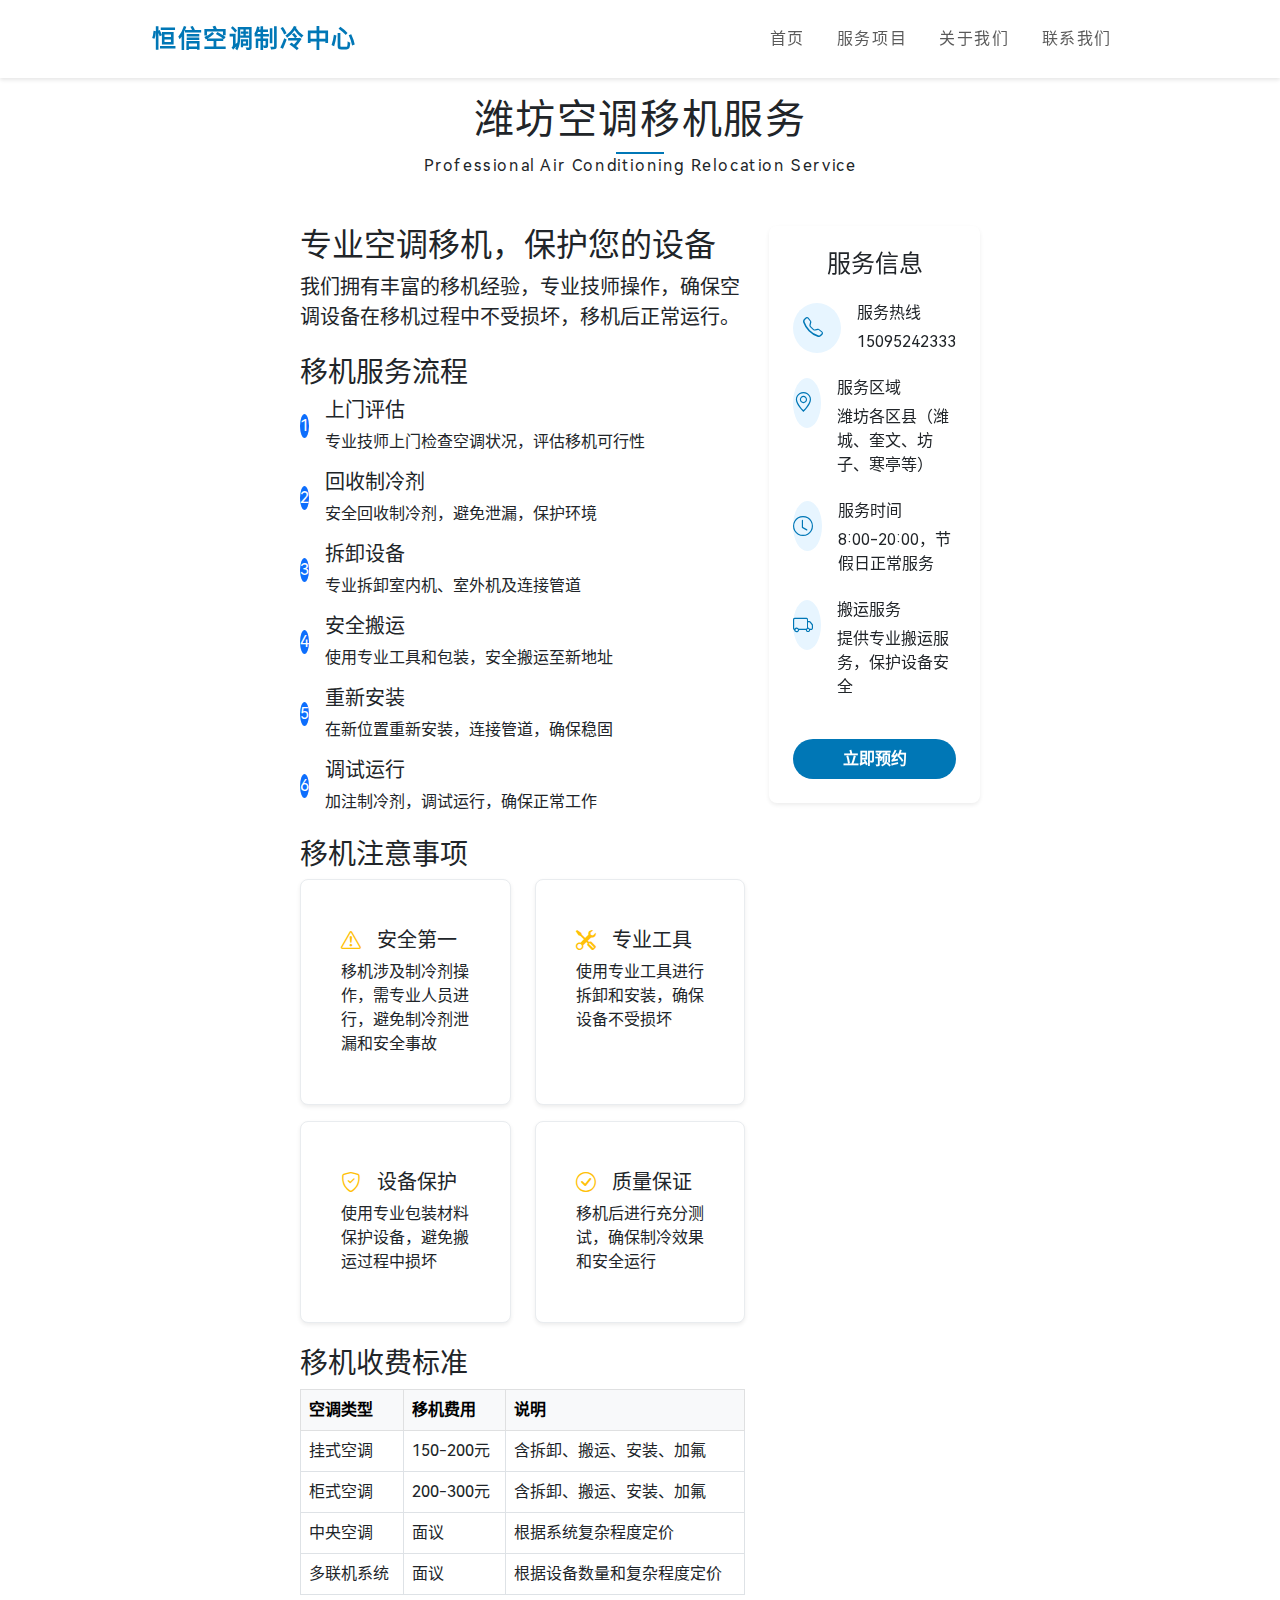
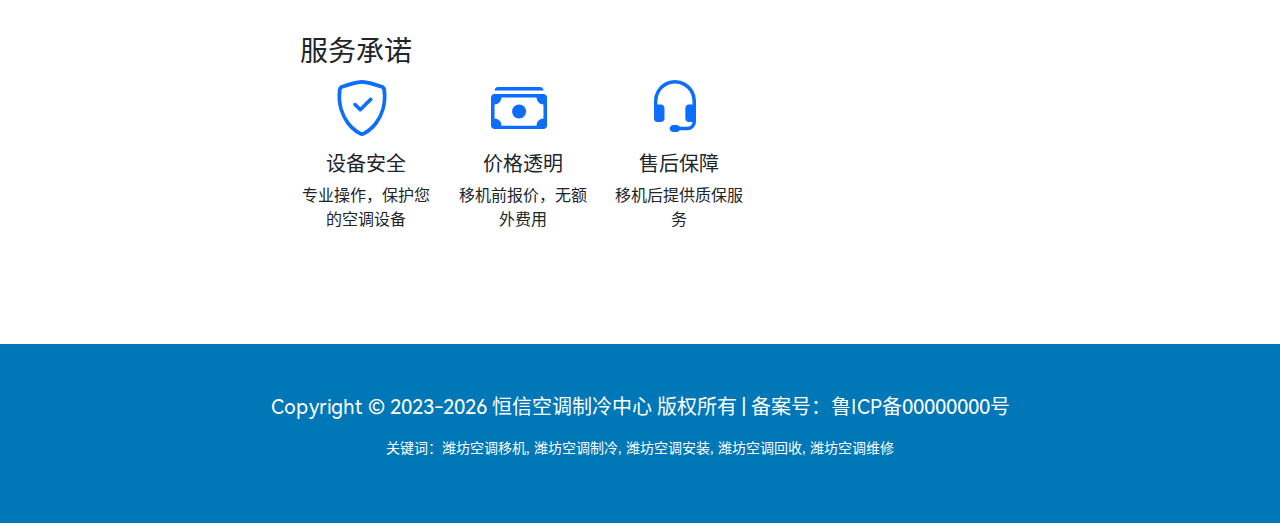
<file: services/ac_move.html>
<!DOCTYPE html>
<html lang="zh-CN">
<head>
    <meta charset="UTF-8">
    <meta name="viewport" content="width=device-width, initial-scale=1.0">
    <title>潍坊空调移机 - 恒信空调制冷中心专业移机服务</title>
    <meta name="description" content="恒信空调制冷中心提供潍坊地区专业空调移机服务，包括拆卸、搬运、重新安装等全过程。保护设备，价格透明。">
    <meta name="keywords" content="潍坊空调移机,空调移机,空调搬迁,空调拆装,潍坊空调移机电话">
    <link rel="stylesheet" href="../lib/bootstrap-5.3.0/css/bootstrap.min.css">
    <link rel="stylesheet" href="../font/bootstrap-icons.css">
    <link rel="stylesheet" href="../css/index.css">
    <link rel="stylesheet" href="../css/base.css">
</head>
<body>
    <!-- 顶部导航 -->
    <nav class="navbar navbar-expand-md fixed-top p-3">
        <div class="container">
            <a href="../index.html" class="navbar-brand spacing">恒信空调制冷中心</a>
            <button class="navbar-toggler" type="button" data-bs-toggle="collapse" data-bs-target="#navmenu">
                <span class="navbar-toggler-icon"></span>
            </button>
            <div class="collapse navbar-collapse" id="navmenu">
                <ul class="navbar-nav ms-auto">
                    <li class="nav-item"><a href="../index.html" class="nav-link spacing">首页</a></li>
                    <li class="nav-item"><a href="../index.html#services" class="nav-link spacing">服务项目</a></li>
                    <li class="nav-item"><a href="../index.html#about" class="nav-link spacing">关于我们</a></li>
                    <li class="nav-item"><a href="../index.html#contact" class="nav-link spacing">联系我们</a></li>
                </ul>
            </div>
        </div>
    </nav>

    <!-- 服务详情 -->
    <section class="p-5 wrapper my">
        <div class="container">
            <div class="title spacing mb-5">
                <h1 class="text-center">潍坊空调移机服务</h1>
                <span class="line mx-auto"></span>
                <p class="text-center">Professional Air Conditioning Relocation Service</p>
            </div>
            
            <div class="row">
                <div class="col-lg-8">
                    <div class="service-content">
                        <h2>专业空调移机，保护您的设备</h2>
                        <p class="lead">我们拥有丰富的移机经验，专业技师操作，确保空调设备在移机过程中不受损坏，移机后正常运行。</p>
                        
                        <h3 class="mt-4">移机服务流程</h3>
                        <div class="process-steps">
                            <div class="d-flex align-items-center mb-3">
                                <div class="step-number d-flex align-items-center justify-content-center rounded-circle bg-primary text-white me-3">1</div>
                                <div>
                                    <h5>上门评估</h5>
                                    <p class="mb-0">专业技师上门检查空调状况，评估移机可行性</p>
                                </div>
                            </div>
                            <div class="d-flex align-items-center mb-3">
                                <div class="step-number d-flex align-items-center justify-content-center rounded-circle bg-primary text-white me-3">2</div>
                                <div>
                                    <h5>回收制冷剂</h5>
                                    <p class="mb-0">安全回收制冷剂，避免泄漏，保护环境</p>
                                </div>
                            </div>
                            <div class="d-flex align-items-center mb-3">
                                <div class="step-number d-flex align-items-center justify-content-center rounded-circle bg-primary text-white me-3">3</div>
                                <div>
                                    <h5>拆卸设备</h5>
                                    <p class="mb-0">专业拆卸室内机、室外机及连接管道</p>
                                </div>
                            </div>
                            <div class="d-flex align-items-center mb-3">
                                <div class="step-number d-flex align-items-center justify-content-center rounded-circle bg-primary text-white me-3">4</div>
                                <div>
                                    <h5>安全搬运</h5>
                                    <p class="mb-0">使用专业工具和包装，安全搬运至新地址</p>
                                </div>
                            </div>
                            <div class="d-flex align-items-center mb-3">
                                <div class="step-number d-flex align-items-center justify-content-center rounded-circle bg-primary text-white me-3">5</div>
                                <div>
                                    <h5>重新安装</h5>
                                    <p class="mb-0">在新位置重新安装，连接管道，确保稳固</p>
                                </div>
                            </div>
                            <div class="d-flex align-items-center">
                                <div class="step-number d-flex align-items-center justify-content-center rounded-circle bg-primary text-white me-3">6</div>
                                <div>
                                    <h5>调试运行</h5>
                                    <p class="mb-0">加注制冷剂，调试运行，确保正常工作</p>
                                </div>
                            </div>
                        </div>
                        
                        <h3 class="mt-4">移机注意事项</h3>
                        <div class="row">
                            <div class="col-md-6">
                                <div class="card advantage-card h-100">
                                    <div class="card-body">
                                        <h5 class="card-title"><i class="bi bi-exclamation-triangle text-warning me-2"></i>安全第一</h5>
                                        <p class="card-text">移机涉及制冷剂操作，需专业人员进行，避免制冷剂泄漏和安全事故</p>
                                    </div>
                                </div>
                            </div>
                            <div class="col-md-6">
                                <div class="card advantage-card h-100">
                                    <div class="card-body">
                                        <h5 class="card-title"><i class="bi bi-tools text-warning me-2"></i>专业工具</h5>
                                        <p class="card-text">使用专业工具进行拆卸和安装，确保设备不受损坏</p>
                                    </div>
                                </div>
                            </div>
                        </div>
                        <div class="row mt-3">
                            <div class="col-md-6">
                                <div class="card advantage-card h-100">
                                    <div class="card-body">
                                        <h5 class="card-title"><i class="bi bi-shield-check text-warning me-2"></i>设备保护</h5>
                                        <p class="card-text">使用专业包装材料保护设备，避免搬运过程中损坏</p>
                                    </div>
                                </div>
                            </div>
                            <div class="col-md-6">
                                <div class="card advantage-card h-100">
                                    <div class="card-body">
                                        <h5 class="card-title"><i class="bi bi-check-circle text-warning me-2"></i>质量保证</h5>
                                        <p class="card-text">移机后进行充分测试，确保制冷效果和安全运行</p>
                                    </div>
                                </div>
                            </div>
                        </div>
                        
                        <h3 class="mt-4">移机收费标准</h3>
                        <div class="table-responsive">
                            <table class="table table-bordered">
                                <thead class="table-light">
                                    <tr>
                                        <th>空调类型</th>
                                        <th>移机费用</th>
                                        <th>说明</th>
                                    </tr>
                                </thead>
                                <tbody>
                                    <tr>
                                        <td>挂式空调</td>
                                        <td>150-200元</td>
                                        <td>含拆卸、搬运、安装、加氟</td>
                                    </tr>
                                    <tr>
                                        <td>柜式空调</td>
                                        <td>200-300元</td>
                                        <td>含拆卸、搬运、安装、加氟</td>
                                    </tr>
                                    <tr>
                                        <td>中央空调</td>
                                        <td>面议</td>
                                        <td>根据系统复杂程度定价</td>
                                    </tr>
                                    <tr>
                                        <td>多联机系统</td>
                                        <td>面议</td>
                                        <td>根据设备数量和复杂程度定价</td>
                                    </tr>
                                </tbody>
                            </table>
                        </div>
                        
                        <h3 class="mt-4">服务承诺</h3>
                        <div class="row">
                            <div class="col-md-4">
                                <div class="text-center">
                                    <i class="bi bi-shield-check display-4 text-primary"></i>
                                    <h5 class="mt-2">设备安全</h5>
                                    <p>专业操作，保护您的空调设备</p>
                                </div>
                            </div>
                            <div class="col-md-4">
                                <div class="text-center">
                                    <i class="bi bi-cash-stack display-4 text-primary"></i>
                                    <h5 class="mt-2">价格透明</h5>
                                    <p>移机前报价，无额外费用</p>
                                </div>
                            </div>
                            <div class="col-md-4">
                                <div class="text-center">
                                    <i class="bi bi-headset display-4 text-primary"></i>
                                    <h5 class="mt-2">售后保障</h5>
                                    <p>移机后提供质保服务</p>
                                </div>
                            </div>
                        </div>
                    </div>
                </div>
                
                <div class="col-lg-4">
                    <div class="card p-4 sticky-top" style="top: 20px;">
                        <h4 class="mb-4 text-center">服务信息</h4>
                        <div class="contact-item">
                            <div class="contact-icon">
                                <i class="bi bi-telephone"></i>
                            </div>
                            <div>
                                <h6>服务热线</h6>
                                <p class="mb-0">15095242333</p>
                            </div>
                        </div>
                        <div class="contact-item">
                            <div class="contact-icon">
                                <i class="bi bi-geo-alt"></i>
                            </div>
                            <div>
                                <h6>服务区域</h6>
                                <p class="mb-0">潍坊各区县（潍城、奎文、坊子、寒亭等）</p>
                            </div>
                        </div>
                        <div class="contact-item">
                            <div class="contact-icon">
                                <i class="bi bi-clock"></i>
                            </div>
                            <div>
                                <h6>服务时间</h6>
                                <p class="mb-0">8:00-20:00，节假日正常服务</p>
                            </div>
                        </div>
                        <div class="contact-item">
                            <div class="contact-icon">
                                <i class="bi bi-truck"></i>
                            </div>
                            <div>
                                <h6>搬运服务</h6>
                                <p class="mb-0">提供专业搬运服务，保护设备安全</p>
                            </div>
                        </div>
                        <a href="../index.html#contact" class="btn btn-primary w-100 mt-3">立即预约</a>
                    </div>
                </div>
            </div>
        </div>
    </section>

    <footer class="p-5 my text-center">
        <div class="wrapper">
            <p class="lead">Copyright © 2023-2026 恒信空调制冷中心 版权所有 | 备案号：鲁ICP备00000000号</p>
            <p class="small">关键词：潍坊空调移机, 潍坊空调制冷, 潍坊空调安装, 潍坊空调回收, 潍坊空调维修</p>
        </div>
    </footer>

    <script src="../lib/bootstrap-5.3.0/js/bootstrap.bundle.js"></script>
</body>
</html>
</file>
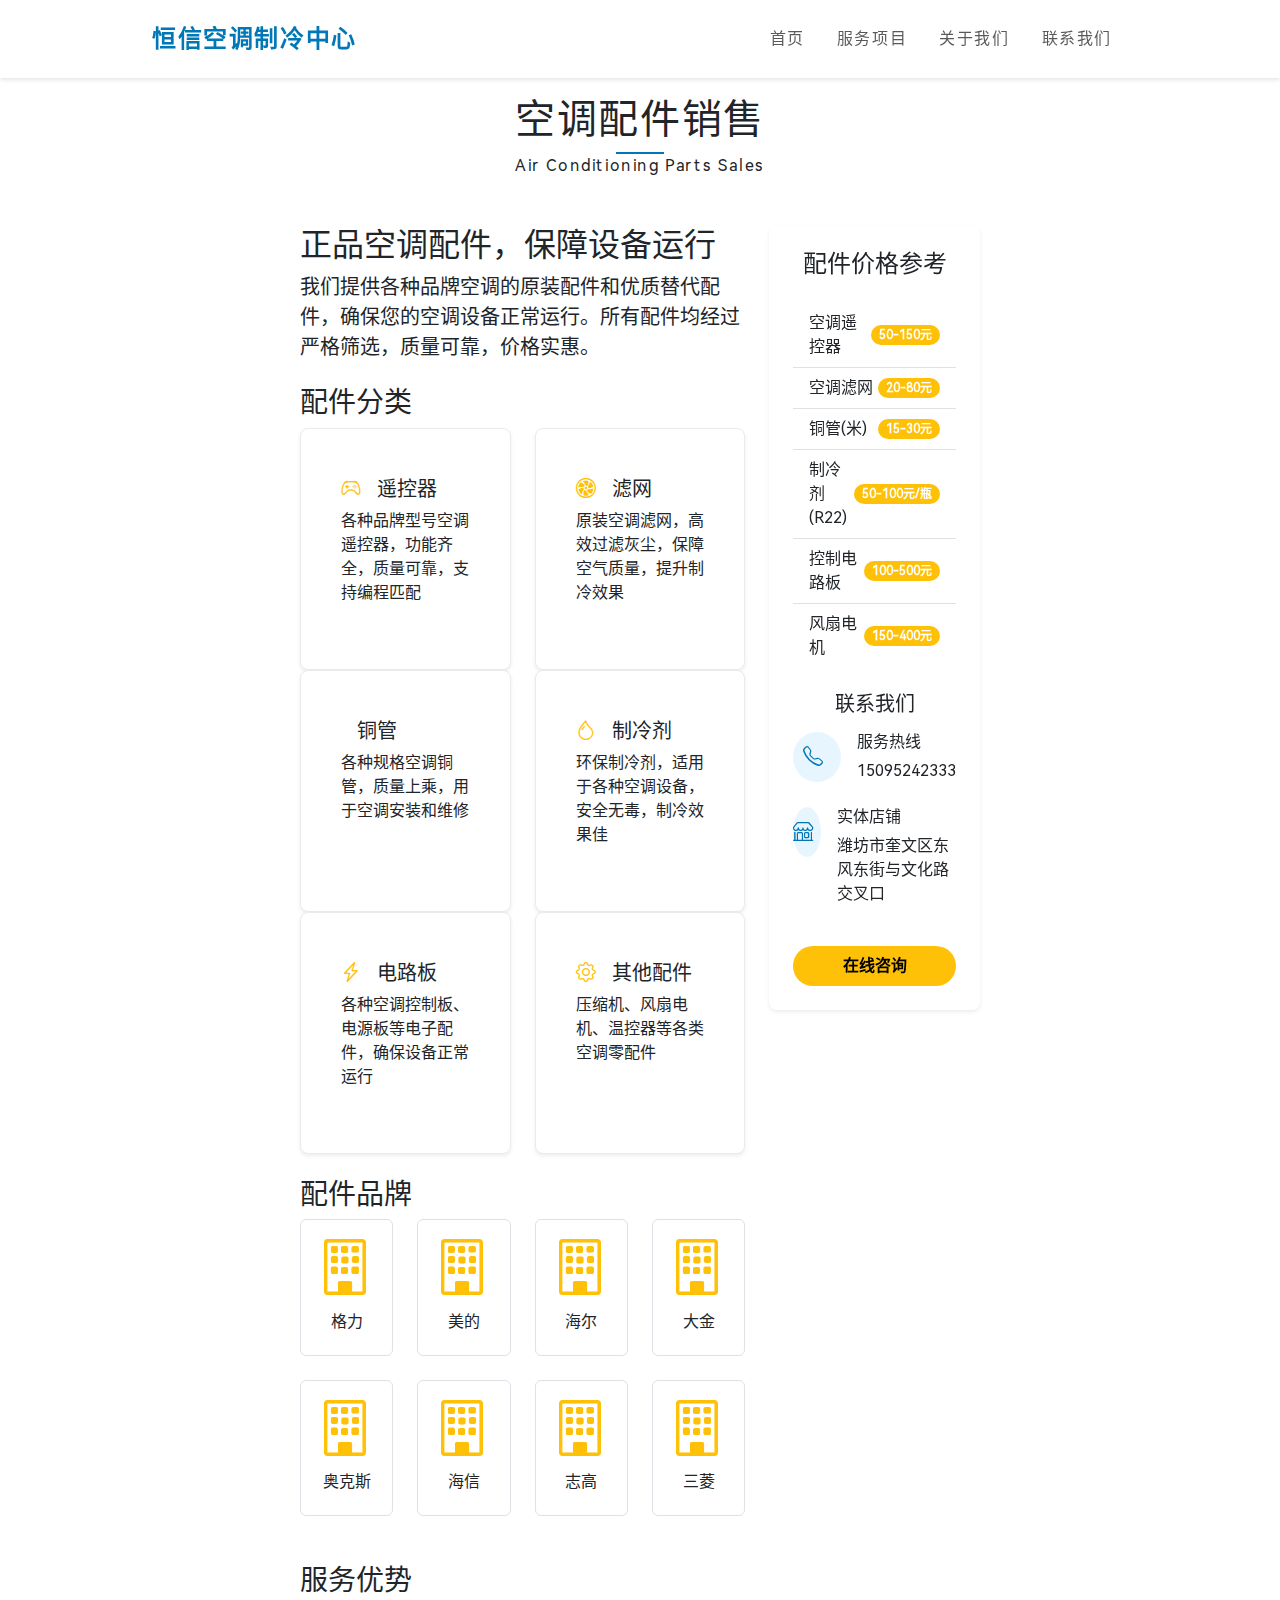
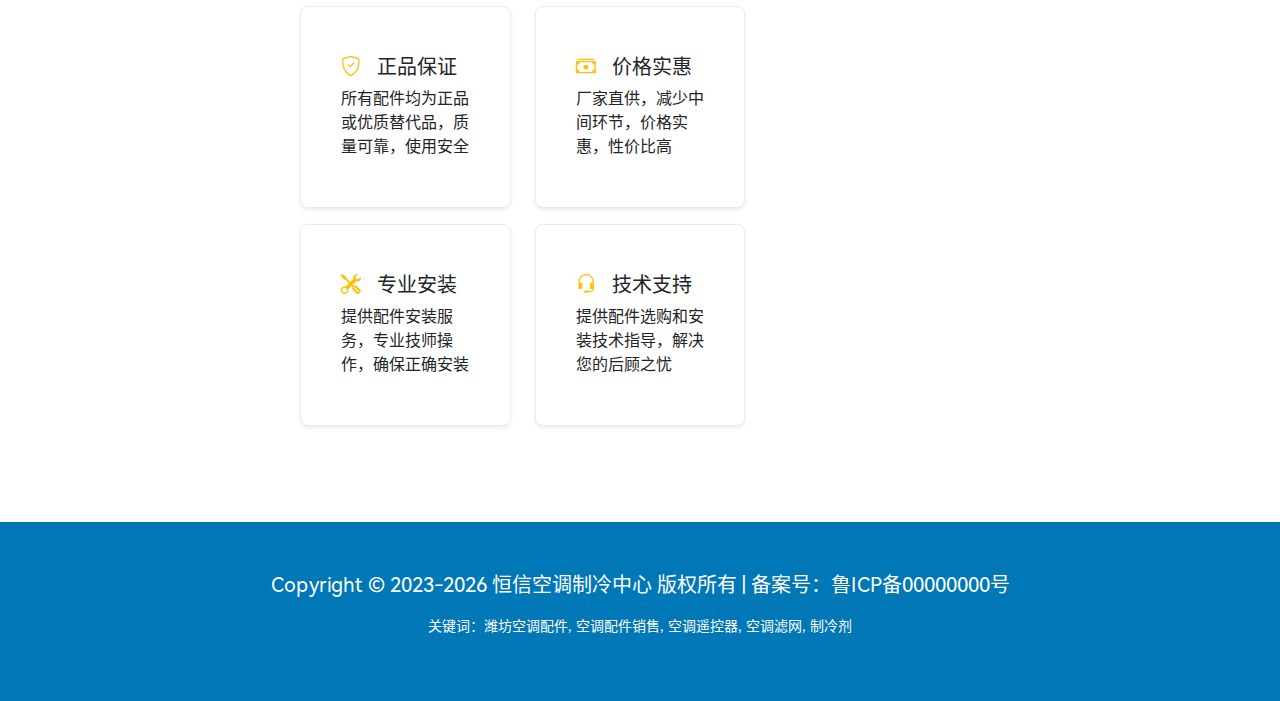
<file: services/ac_parts.html>
<!DOCTYPE html>
<html lang="zh-CN">
<head>
    <meta charset="UTF-8">
    <meta name="viewport" content="width=device-width, initial-scale=1.0">
    <title>空调配件销售 - 恒信空调制冷中心配件供应</title>
    <meta name="description" content="恒信空调制冷中心提供各种空调配件销售服务，包括遥控器、滤网、铜管、制冷剂等。正品保证，价格实惠，支持上门安装。">
    <meta name="keywords" content="潍坊空调配件,空调配件销售,空调遥控器,空调滤网,制冷剂">
    <link rel="stylesheet" href="../lib/bootstrap-5.3.0/css/bootstrap.min.css">
    <link rel="stylesheet" href="../font/bootstrap-icons.css">
    <link rel="stylesheet" href="../css/index.css">
    <link rel="stylesheet" href="../css/base.css">
</head>
<body>
    <!-- 顶部导航 -->
    <nav class="navbar navbar-expand-md fixed-top p-3">
        <div class="container">
            <a href="../index.html" class="navbar-brand spacing">恒信空调制冷中心</a>
            <button class="navbar-toggler" type="button" data-bs-toggle="collapse" data-bs-target="#navmenu">
                <span class="navbar-toggler-icon"></span>
            </button>
            <div class="collapse navbar-collapse" id="navmenu">
                <ul class="navbar-nav ms-auto">
                    <li class="nav-item"><a href="../index.html" class="nav-link spacing">首页</a></li>
                    <li class="nav-item"><a href="../index.html#services" class="nav-link spacing">服务项目</a></li>
                    <li class="nav-item"><a href="../index.html#about" class="nav-link spacing">关于我们</a></li>
                    <li class="nav-item"><a href="../index.html#contact" class="nav-link spacing">联系我们</a></li>
                </ul>
            </div>
        </div>
    </nav>

    <!-- 服务详情 -->
    <section class="p-5 wrapper my">
        <div class="container">
            <div class="title spacing mb-5">
                <h1 class="text-center">空调配件销售</h1>
                <span class="line mx-auto"></span>
                <p class="text-center">Air Conditioning Parts Sales</p>
            </div>
            
            <div class="row">
                <div class="col-lg-8">
                    <div class="service-content">
                        <h2>正品空调配件，保障设备运行</h2>
                        <p class="lead">我们提供各种品牌空调的原装配件和优质替代配件，确保您的空调设备正常运行。所有配件均经过严格筛选，质量可靠，价格实惠。</p>
                        
                        <h3 class="mt-4">配件分类</h3>
                        <div class="row">
                            <div class="col-md-6">
                                <div class="card advantage-card mb-3">
                                    <div class="card-body">
                                        <h5 class="card-title"><i class="bi bi-controller text-warning me-2"></i>遥控器</h5>
                                        <p class="card-text">各种品牌型号空调遥控器，功能齐全，质量可靠，支持编程匹配</p>
                                    </div>
                                </div>
                            </div>
                            <div class="col-md-6">
                                <div class="card advantage-card mb-3">
                                    <div class="card-body">
                                        <h5 class="card-title"><i class="bi bi-fan text-warning me-2"></i>滤网</h5>
                                        <p class="card-text">原装空调滤网，高效过滤灰尘，保障空气质量，提升制冷效果</p>
                                    </div>
                                </div>
                            </div>
                            <div class="col-md-6">
                                <div class="card advantage-card mb-3">
                                    <div class="card-body">
                                        <h5 class="card-title"><i class="bi bi-pipe text-warning me-2"></i>铜管</h5>
                                        <p class="card-text">各种规格空调铜管，质量上乘，用于空调安装和维修</p>
                                    </div>
                                </div>
                            </div>
                            <div class="col-md-6">
                                <div class="card advantage-card mb-3">
                                    <div class="card-body">
                                        <h5 class="card-title"><i class="bi bi-droplet text-warning me-2"></i>制冷剂</h5>
                                        <p class="card-text">环保制冷剂，适用于各种空调设备，安全无毒，制冷效果佳</p>
                                    </div>
                                </div>
                            </div>
                            <div class="col-md-6">
                                <div class="card advantage-card mb-3">
                                    <div class="card-body">
                                        <h5 class="card-title"><i class="bi bi-lightning-charge text-warning me-2"></i>电路板</h5>
                                        <p class="card-text">各种空调控制板、电源板等电子配件，确保设备正常运行</p>
                                    </div>
                                </div>
                            </div>
                            <div class="col-md-6">
                                <div class="card advantage-card mb-3">
                                    <div class="card-body">
                                        <h5 class="card-title"><i class="bi bi-gear text-warning me-2"></i>其他配件</h5>
                                        <p class="card-text">压缩机、风扇电机、温控器等各类空调零配件</p>
                                    </div>
                                </div>
                            </div>
                        </div>
                        
                        <h3 class="mt-4">配件品牌</h3>
                        <div class="row">
                            <div class="col-md-3 col-6 text-center mb-4">
                                <div class="p-3 border rounded">
                                    <i class="bi bi-building display-4 text-warning"></i>
                                    <h6 class="mt-2">格力</h6>
                                </div>
                            </div>
                            <div class="col-md-3 col-6 text-center mb-4">
                                <div class="p-3 border rounded">
                                    <i class="bi bi-building display-4 text-warning"></i>
                                    <h6 class="mt-2">美的</h6>
                                </div>
                            </div>
                            <div class="col-md-3 col-6 text-center mb-4">
                                <div class="p-3 border rounded">
                                    <i class="bi bi-building display-4 text-warning"></i>
                                    <h6 class="mt-2">海尔</h6>
                                </div>
                            </div>
                            <div class="col-md-3 col-6 text-center mb-4">
                                <div class="p-3 border rounded">
                                    <i class="bi bi-building display-4 text-warning"></i>
                                    <h6 class="mt-2">大金</h6>
                                </div>
                            </div>
                            <div class="col-md-3 col-6 text-center mb-4">
                                <div class="p-3 border rounded">
                                    <i class="bi bi-building display-4 text-warning"></i>
                                    <h6 class="mt-2">奥克斯</h6>
                                </div>
                            </div>
                            <div class="col-md-3 col-6 text-center mb-4">
                                <div class="p-3 border rounded">
                                    <i class="bi bi-building display-4 text-warning"></i>
                                    <h6 class="mt-2">海信</h6>
                                </div>
                            </div>
                            <div class="col-md-3 col-6 text-center mb-4">
                                <div class="p-3 border rounded">
                                    <i class="bi bi-building display-4 text-warning"></i>
                                    <h6 class="mt-2">志高</h6>
                                </div>
                            </div>
                            <div class="col-md-3 col-6 text-center mb-4">
                                <div class="p-3 border rounded">
                                    <i class="bi bi-building display-4 text-warning"></i>
                                    <h6 class="mt-2">三菱</h6>
                                </div>
                            </div>
                        </div>
                        
                        <h3 class="mt-4">服务优势</h3>
                        <div class="row">
                            <div class="col-md-6">
                                <div class="card advantage-card h-100">
                                    <div class="card-body">
                                        <h5 class="card-title"><i class="bi bi-shield-check text-warning me-2"></i>正品保证</h5>
                                        <p class="card-text">所有配件均为正品或优质替代品，质量可靠，使用安全</p>
                                    </div>
                                </div>
                            </div>
                            <div class="col-md-6">
                                <div class="card advantage-card h-100">
                                    <div class="card-body">
                                        <h5 class="card-title"><i class="bi bi-cash-stack text-warning me-2"></i>价格实惠</h5>
                                        <p class="card-text">厂家直供，减少中间环节，价格实惠，性价比高</p>
                                    </div>
                                </div>
                            </div>
                        </div>
                        <div class="row mt-3">
                            <div class="col-md-6">
                                <div class="card advantage-card h-100">
                                    <div class="card-body">
                                        <h5 class="card-title"><i class="bi bi-tools text-warning me-2"></i>专业安装</h5>
                                        <p class="card-text">提供配件安装服务，专业技师操作，确保正确安装</p>
                                    </div>
                                </div>
                            </div>
                            <div class="col-md-6">
                                <div class="card advantage-card h-100">
                                    <div class="card-body">
                                        <h5 class="card-title"><i class="bi bi-headset text-warning me-2"></i>技术支持</h5>
                                        <p class="card-text">提供配件选购和安装技术指导，解决您的后顾之忧</p>
                                    </div>
                                </div>
                            </div>
                        </div>
                    </div>
                </div>
                
                <div class="col-lg-4">
                    <div class="card p-4 sticky-top" style="top: 20px;">
                        <h4 class="mb-4 text-center">配件价格参考</h4>
                        <ul class="list-group list-group-flush">
                            <li class="list-group-item d-flex justify-content-between align-items-center">
                                空调遥控器
                                <span class="badge bg-warning rounded-pill">50-150元</span>
                            </li>
                            <li class="list-group-item d-flex justify-content-between align-items-center">
                                空调滤网
                                <span class="badge bg-warning rounded-pill">20-80元</span>
                            </li>
                            <li class="list-group-item d-flex justify-content-between align-items-center">
                                铜管(米)
                                <span class="badge bg-warning rounded-pill">15-30元</span>
                            </li>
                            <li class="list-group-item d-flex justify-content-between align-items-center">
                                制冷剂(R22)
                                <span class="badge bg-warning rounded-pill">50-100元/瓶</span>
                            </li>
                            <li class="list-group-item d-flex justify-content-between align-items-center">
                                控制电路板
                                <span class="badge bg-warning rounded-pill">100-500元</span>
                            </li>
                            <li class="list-group-item d-flex justify-content-between align-items-center">
                                风扇电机
                                <span class="badge bg-warning rounded-pill">150-400元</span>
                            </li>
                        </ul>
                        
                        <div class="mt-4">
                            <h5 class="mb-3 text-center">联系我们</h5>
                            <div class="contact-item">
                                <div class="contact-icon">
                                    <i class="bi bi-telephone"></i>
                                </div>
                                <div>
                                    <h6>服务热线</h6>
                                    <p class="mb-0">15095242333</p>
                                </div>
                            </div>
                            <div class="contact-item">
                                <div class="contact-icon">
                                    <i class="bi bi-shop"></i>
                                </div>
                                <div>
                                    <h6>实体店铺</h6>
                                    <p class="mb-0">潍坊市奎文区东风东街与文化路交叉口</p>
                                </div>
                            </div>
                            <a href="../index.html#contact" class="btn btn-warning w-100 mt-3">在线咨询</a>
                        </div>
                    </div>
                </div>
            </div>
        </div>
    </section>

    <footer class="p-5 my text-center">
        <div class="wrapper">
            <p class="lead">Copyright © 2023-2026 恒信空调制冷中心 版权所有 | 备案号：鲁ICP备00000000号</p>
            <p class="small">关键词：潍坊空调配件, 空调配件销售, 空调遥控器, 空调滤网, 制冷剂</p>
        </div>
    </footer>

    <script src="../lib/bootstrap-5.3.0/js/bootstrap.bundle.js"></script>
</body>
</html>
</file>
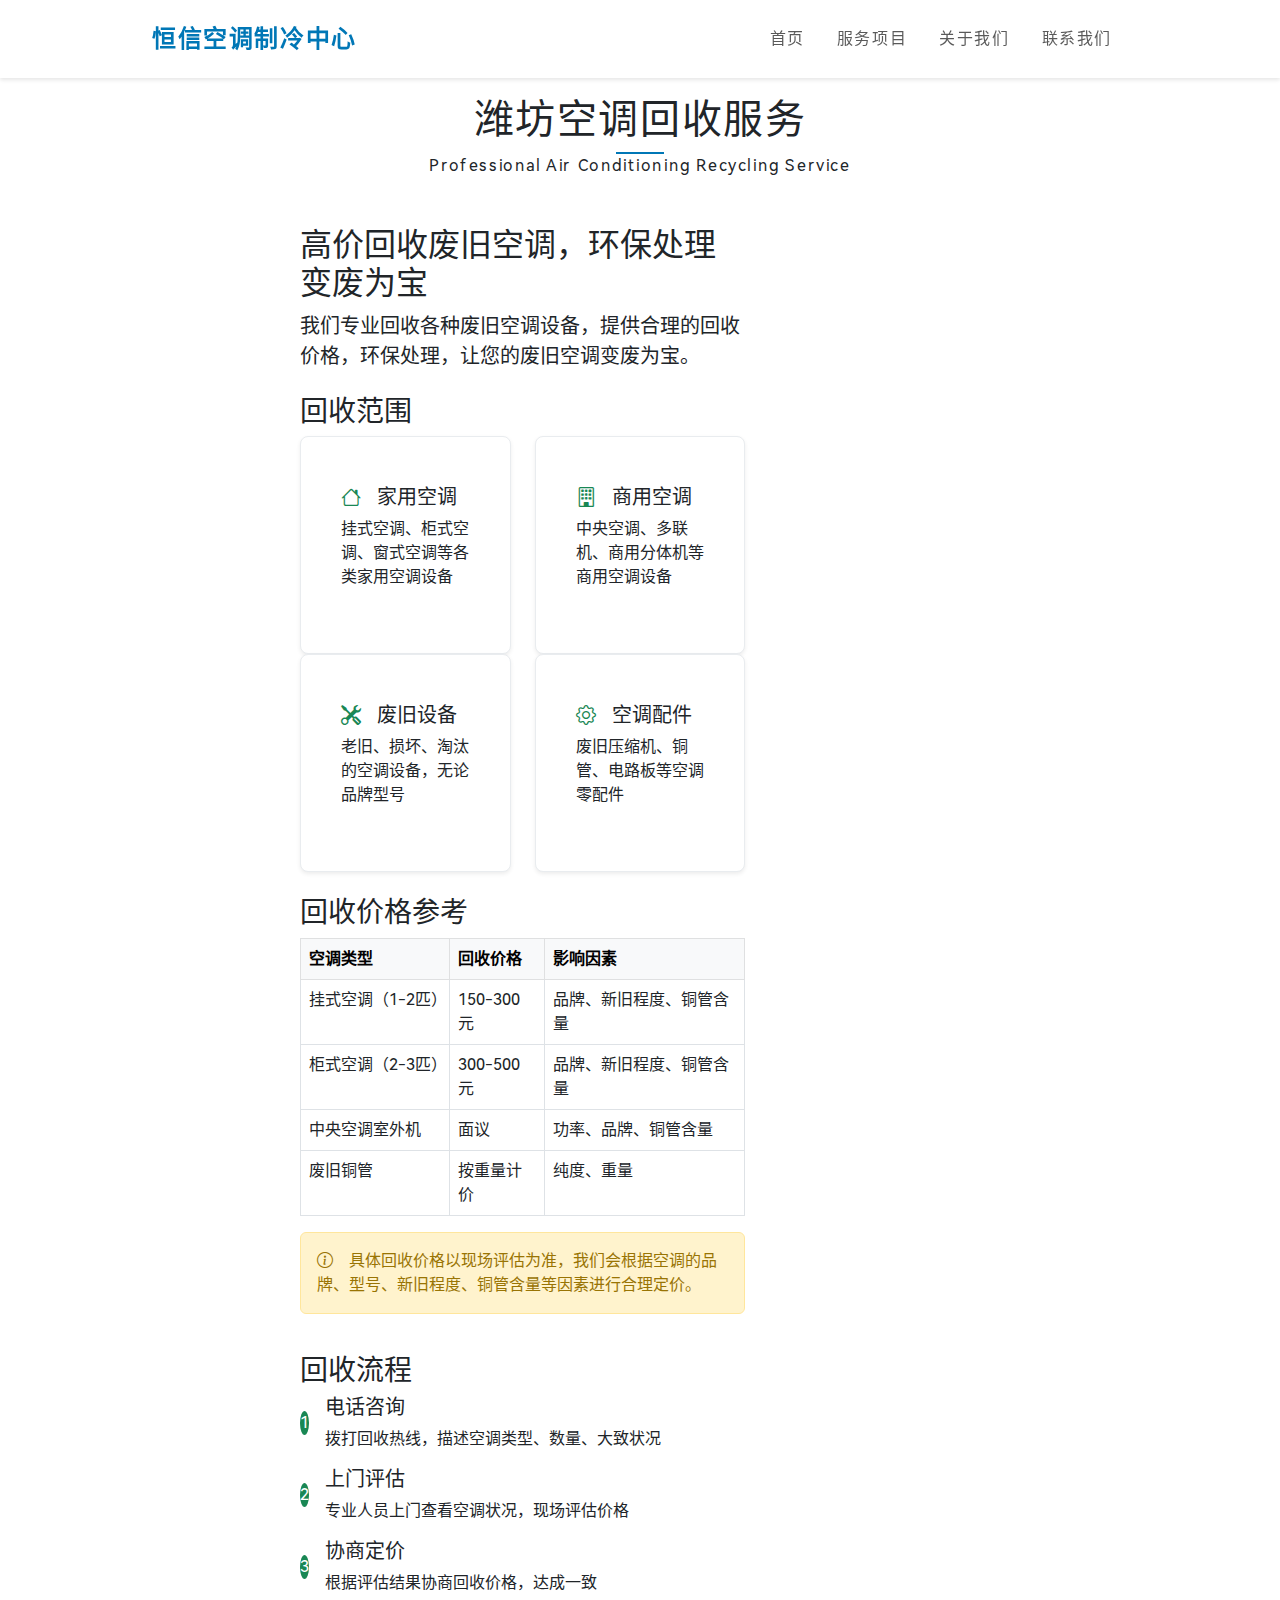
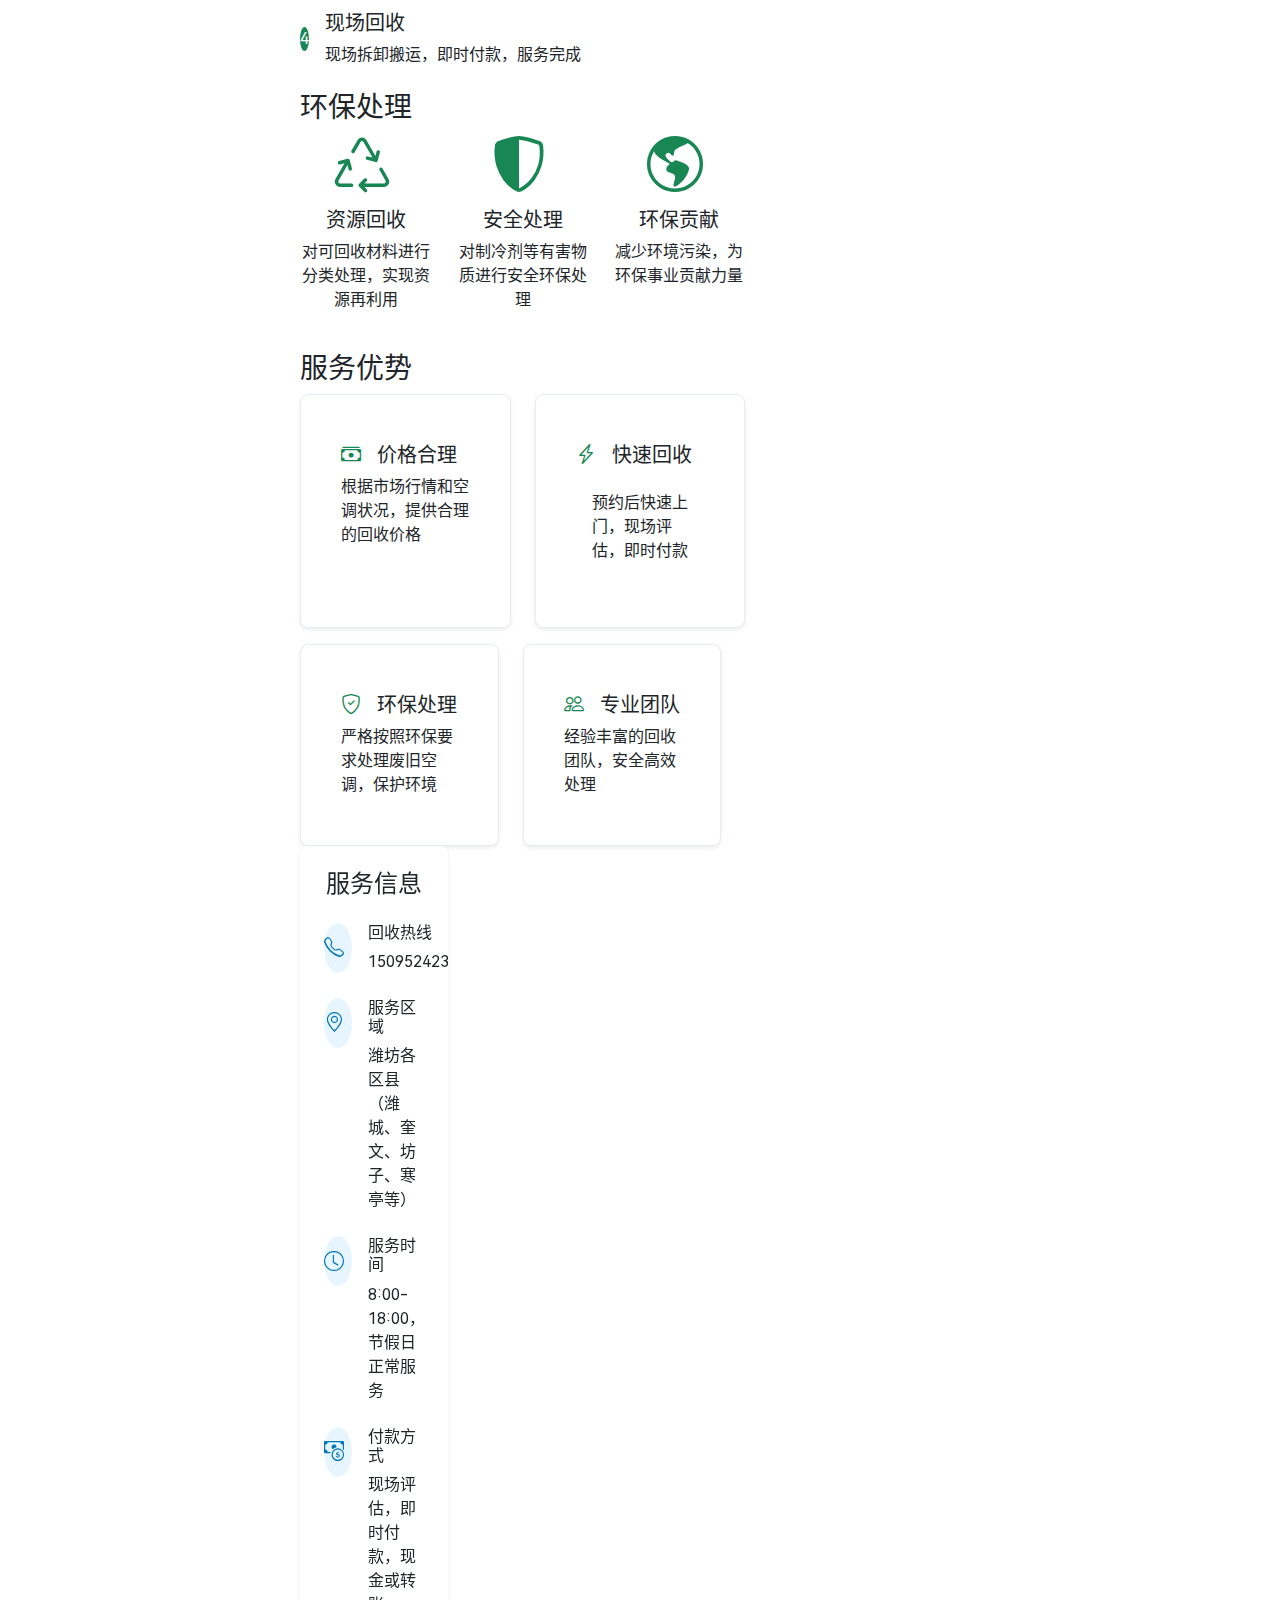
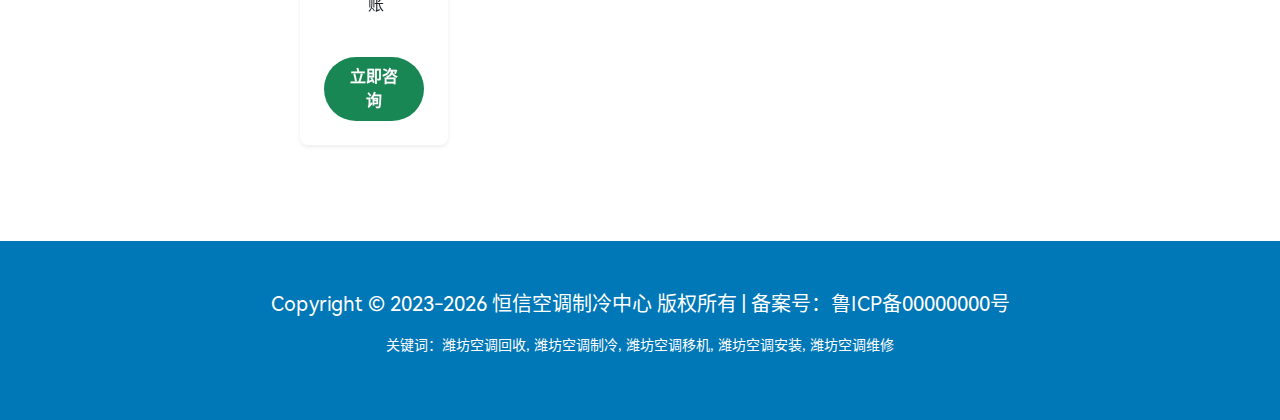
<file: services/ac_recycle.html>
<!DOCTYPE html>
<html lang="zh-CN">
<head>
    <meta charset="UTF-8">
    <meta name="viewport" content="width=device-width, initial-scale=1.0">
    <title>潍坊空调回收 - 恒信空调制冷中心高价回收服务</title>
    <meta name="description" content="恒信空调制冷中心提供潍坊地区空调回收服务，高价回收废旧空调，包括老旧、损坏、淘汰的空调设备。环保处理，变废为宝。">
    <meta name="keywords" content="潍坊空调回收,空调回收,废旧空调回收,空调设备回收,潍坊空调回收电话">
    <link rel="stylesheet" href="../lib/bootstrap-5.3.0/css/bootstrap.min.css">
    <link rel="stylesheet" href="../font/bootstrap-icons.css">
    <link rel="stylesheet" href="../css/index.css">
    <link rel="stylesheet" href="../css/base.css">
</head>
<body>
    <!-- 顶部导航 -->
    <nav class="navbar navbar-expand-md fixed-top p-3">
        <div class="container">
            <a href="../index.html" class="navbar-brand spacing">恒信空调制冷中心</a>
            <button class="navbar-toggler" type="button" data-bs-toggle="collapse" data-bs-target="#navmenu">
                <span class="navbar-toggler-icon"></span>
            </button>
            <div class="collapse navbar-collapse" id="navmenu">
                <ul class="navbar-nav ms-auto">
                    <li class="nav-item"><a href="../index.html" class="nav-link spacing">首页</a></li>
                    <li class="nav-item"><a href="../index.html#services" class="nav-link spacing">服务项目</a></li>
                    <li class="nav-item"><a href="../index.html#about" class="nav-link spacing">关于我们</a></li>
                    <li class="nav-item"><a href="../index.html#contact" class="nav-link spacing">联系我们</a></li>
                </ul>
            </div>
        </div>
    </nav>

    <!-- 服务详情 -->
    <section class="p-5 wrapper my">
        <div class="container">
            <div class="title spacing mb-5">
                <h1 class="text-center">潍坊空调回收服务</h1>
                <span class="line mx-auto"></span>
                <p class="text-center">Professional Air Conditioning Recycling Service</p>
            </div>
            
            <div class="row">
                <div class="col-lg-8">
                    <div class="service-content">
                        <h2>高价回收废旧空调，环保处理变废为宝</h2>
                        <p class="lead">我们专业回收各种废旧空调设备，提供合理的回收价格，环保处理，让您的废旧空调变废为宝。</p>
                        
                        <h3 class="mt-4">回收范围</h3>
                        <div class="row">
                            <div class="col-md-6">
                                <div class="card advantage-card mb-3">
                                    <div class="card-body">
                                        <h5 class="card-title"><i class="bi bi-house text-success me-2"></i>家用空调</h5>
                                        <p class="card-text">挂式空调、柜式空调、窗式空调等各类家用空调设备</p>
                                    </div>
                                </div>
                            </div>
                            <div class="col-md-6">
                                <div class="card advantage-card mb-3">
                                    <div class="card-body">
                                        <h5 class="card-title"><i class="bi bi-building text-success me-2"></i>商用空调</h5>
                                        <p class="card-text">中央空调、多联机、商用分体机等商用空调设备</p>
                                    </div>
                                </div>
                            </div>
                            <div class="col-md-6">
                                <div class="card advantage-card mb-3">
                                    <div class="card-body">
                                        <h5 class="card-title"><i class="bi bi-tools text-success me-2"></i>废旧设备</h5>
                                        <p class="card-text">老旧、损坏、淘汰的空调设备，无论品牌型号</p>
                                    </div>
                                </div>
                            </div>
                            <div class="col-md-6">
                                <div class="card advantage-card mb-3">
                                    <div class="card-body">
                                        <h5 class="card-title"><i class="bi bi-gear text-success me-2"></i>空调配件</h5>
                                        <p class="card-text">废旧压缩机、铜管、电路板等空调零配件</p>
                                    </div>
                                </div>
                            </div>
                        </div>
                        
                        <h3 class="mt-4">回收价格参考</h3>
                        <div class="table-responsive">
                            <table class="table table-bordered">
                                <thead class="table-light">
                                    <tr>
                                        <th>空调类型</th>
                                        <th>回收价格</th>
                                        <th>影响因素</th>
                                    </tr>
                                </thead>
                                <tbody>
                                    <tr>
                                        <td>挂式空调（1-2匹）</td>
                                        <td>150-300元</td>
                                        <td>品牌、新旧程度、铜管含量</td>
                                    </tr>
                                    <tr>
                                        <td>柜式空调（2-3匹）</td>
                                        <td>300-500元</td>
                                        <td>品牌、新旧程度、铜管含量</td>
                                    </tr>
                                    <tr>
                                        <td>中央空调室外机</td>
                                        <td>面议</td>
                                        <td>功率、品牌、铜管含量</td>
                                    </tr>
                                    <td>废旧铜管</td>
                                    <td>按重量计价</td>
                                    <td>纯度、重量</td>
                                    </tr>
                                </tbody>
                            </table>
                            <div class="alert alert-warning mt-3">
                                <i class="bi bi-info-circle me-2"></i>具体回收价格以现场评估为准，我们会根据空调的品牌、型号、新旧程度、铜管含量等因素进行合理定价。
                            </div>
                        </div>
                        
                        <h3 class="mt-4">回收流程</h3>
                        <div class="process-steps">
                            <div class="d-flex align-items-center mb-3">
                                <div class="step-number d-flex align-items-center justify-content-center rounded-circle bg-success text-white me-3">1</div>
                                <div>
                                    <h5>电话咨询</h5>
                                    <p class="mb-0">拨打回收热线，描述空调类型、数量、大致状况</p>
                                </div>
                            </div>
                            <div class="d-flex align-items-center mb-3">
                                <div class="step-number d-flex align-items-center justify-content-center rounded-circle bg-success text-white me-3">2</div>
                                <div>
                                    <h5>上门评估</h5>
                                    <p class="mb-0">专业人员上门查看空调状况，现场评估价格</p>
                                </div>
                            </div>
                            <div class="d-flex align-items-center mb-3">
                                <div class="step-number d-flex align-items-center justify-content-center rounded-circle bg-success text-white me-3">3</div>
                                <div>
                                    <h5>协商定价</h5>
                                    <p class="mb-0">根据评估结果协商回收价格，达成一致</p>
                                </div>
                            </div>
                            <div class="d-flex align-items-center">
                                <div class="step-number d-flex align-items-center justify-content-center rounded-circle bg-success text-white me-3">4</div>
                                <div>
                                    <h5>现场回收</h5>
                                    <p class="mb-0">现场拆卸搬运，即时付款，服务完成</p>
                                </div>
                            </div>
                        </div>
                        
                        <h3 class="mt-4">环保处理</h3>
                        <div class="row">
                            <div class="col-md-4">
                                <div class="text-center">
                                    <i class="bi bi-recycle display-4 text-success"></i>
                                    <h5 class="mt-2">资源回收</h5>
                                    <p>对可回收材料进行分类处理，实现资源再利用</p>
                                </div>
                            </div>
                            <div class="col-md-4">
                                <div class="text-center">
                                    <i class="bi bi-shield-shaded display-4 text-success"></i>
                                    <h5 class="mt-2">安全处理</h5>
                                    <p>对制冷剂等有害物质进行安全环保处理</p>
                                </div>
                            </div>
                            <div class="col-md-4">
                                <div class="text-center">
                                    <i class="bi bi-globe-americas display-4 text-success"></i>
                                    <h5 class="mt-2">环保贡献</h5>
                                    <p>减少环境污染，为环保事业贡献力量</p>
                                </div>
                            </div>
                        </div>
                        
                        <h3 class="mt-4">服务优势</h3>
                        <div class="row">
                            <div class="col-md-6">
                                <div class="card advantage-card h-100">
                                    <div class="card-body">
                                        <h5 class="card-title"><i class="bi bi-cash-stack text-success me-2"></i>价格合理</h5>
                                        <p class="card-text">根据市场行情和空调状况，提供合理的回收价格</p>
                                    </div>
                                </div>
                            </div>
                            <div class="col-md-6">
                                <div class="card advantage-card h-100">
                                    <div class="card-body">
                                        <h5 class="card-title"><i class="bi bi-lightning-charge text-success me-2"></i>快速回收</h5>
                                    <div class="card-body">
                                        <p class="card-text">预约后快速上门，现场评估，即时付款</p>
                                    </div>
                                </div>
                            </div>
                        </div>
                        <div class="row mt-3">
                            <div class="col-md-6">
                                <div class="card advantage-card h-100">
                                    <div class="card-body">
                                        <h5 class="card-title"><i class="bi bi-shield-check text-success me-2"></i>环保处理</h5>
                                        <p class="card-text">严格按照环保要求处理废旧空调，保护环境</p>
                                    </div>
                                </div>
                            </div>
                            <div class="col-md-6">
                                <div class="card advantage-card h-100">
                                    <div class="card-body">
                                        <h5 class="card-title"><i class="bi bi-people text-success me-2"></i>专业团队</h5>
                                        <p class="card-text">经验丰富的回收团队，安全高效处理</p>
                                    </div>
                                </div>
                            </div>
                        </div>
                    </div>
                </div>
                
                <div class="col-lg-4">
                    <div class="card p-4 sticky-top" style="top: 20px;">
                        <h4 class="mb-4 text-center">服务信息</h4>
                        <div class="contact-item">
                            <div class="contact-icon">
                                <i class="bi bi-telephone"></i>
                            </div>
                            <div>
                                <h6>回收热线</h6>
                                <p class="mb-0">15095242333</p>
                            </div>
                        </div>
                        <div class="contact-item">
                            <div class="contact-icon">
                                <i class="bi bi-geo-alt"></i>
                            </div>
                            <div>
                                <h6>服务区域</h6>
                                <p class="mb-0">潍坊各区县（潍城、奎文、坊子、寒亭等）</p>
                            </div>
                        </div>
                        <div class="contact-item">
                            <div class="contact-icon">
                                <i class="bi bi-clock"></i>
                            </div>
                            <div>
                                <h6>服务时间</h6>
                                <p class="mb-0">8:00-18:00，节假日正常服务</p>
                            </div>
                        </div>
                        <div class="contact-item">
                            <div class="contact-icon">
                                <i class="bi bi-cash-coin"></i>
                            </div>
                            <div>
                                <h6>付款方式</h6>
                                <p class="mb-0">现场评估，即时付款，现金或转账</p>
                            </div>
                        </div>
                        <a href="../index.html#contact" class="btn btn-success w-100 mt-3">立即咨询</a>
                    </div>
                </div>
            </div>
        </div>
    </section>

    <footer class="p-5 my text-center">
        <div class="wrapper">
            <p class="lead">Copyright © 2023-2026 恒信空调制冷中心 版权所有 | 备案号：鲁ICP备00000000号</p>
            <p class="small">关键词：潍坊空调回收, 潍坊空调制冷, 潍坊空调移机, 潍坊空调安装, 潍坊空调维修</p>
        </div>
    </footer>

    <script src="../lib/bootstrap-5.3.0/js/bootstrap.bundle.js"></script>
</body>
</html>
</file>
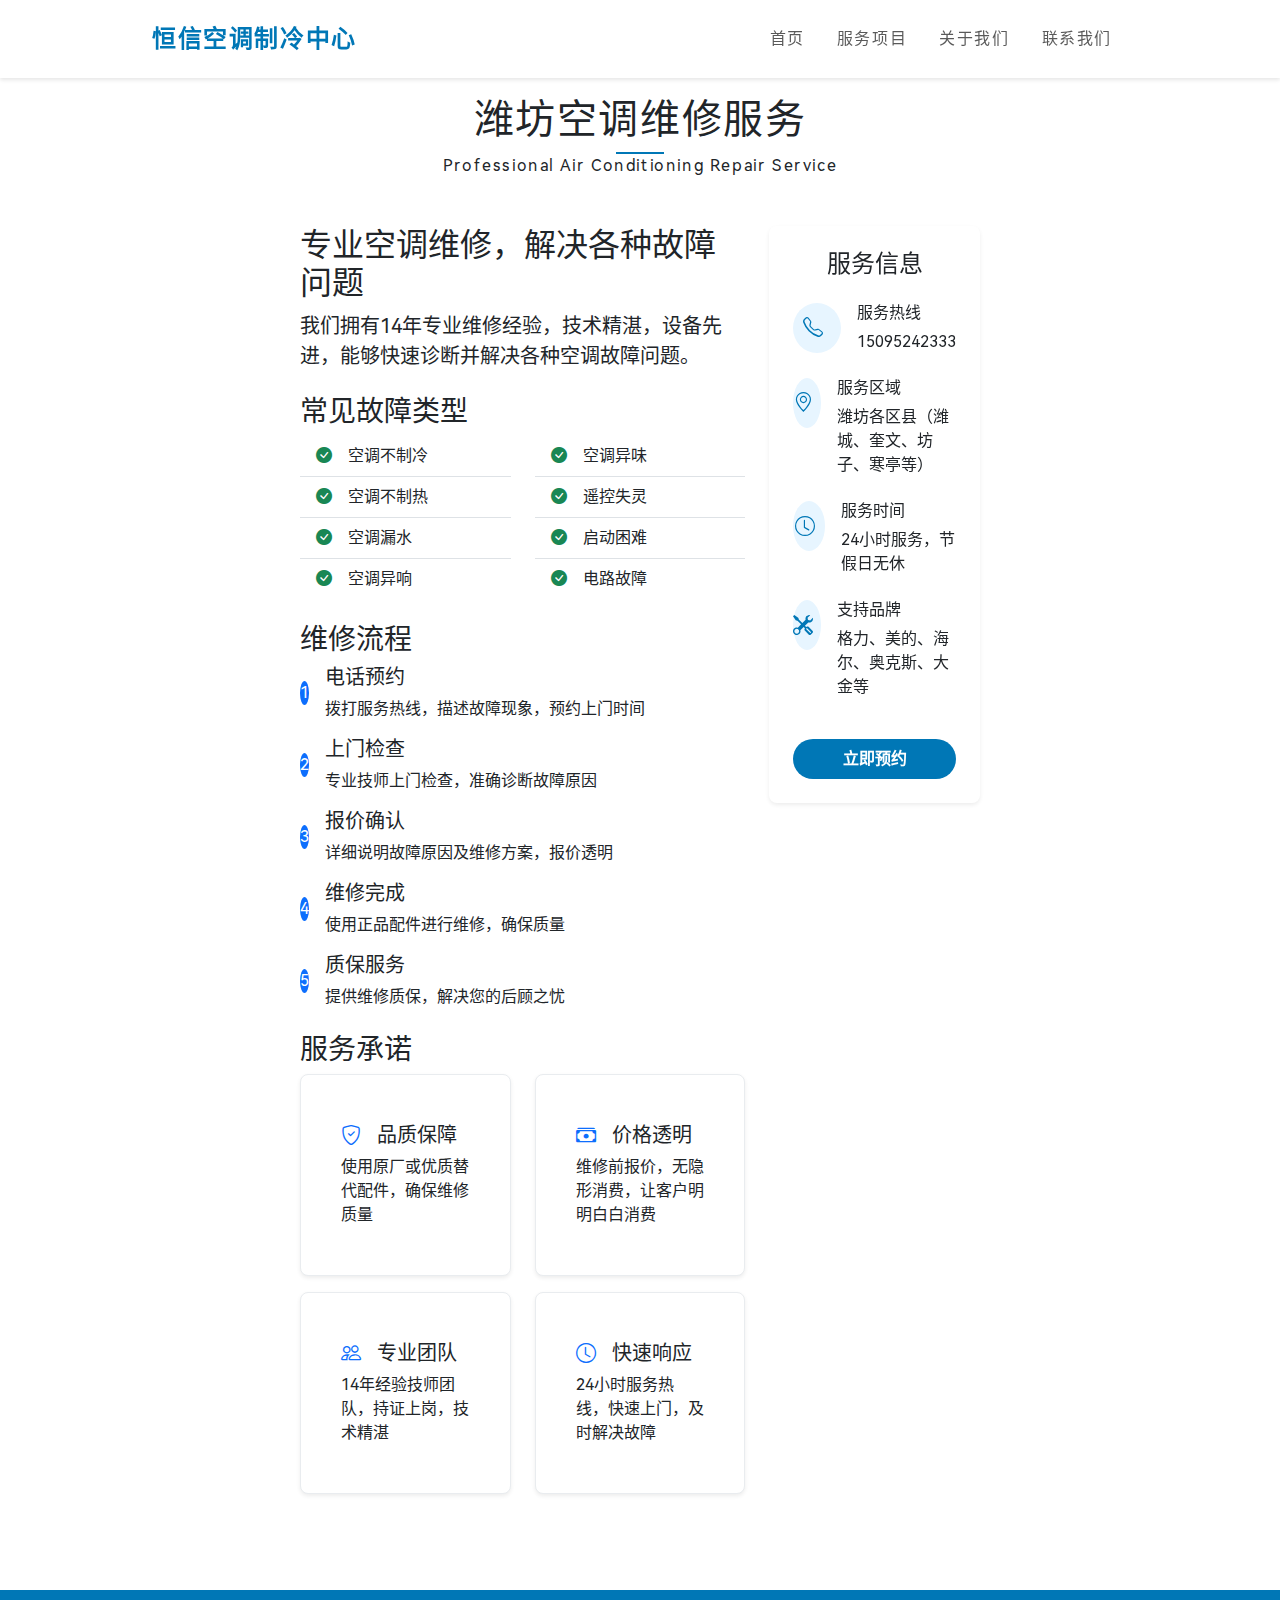
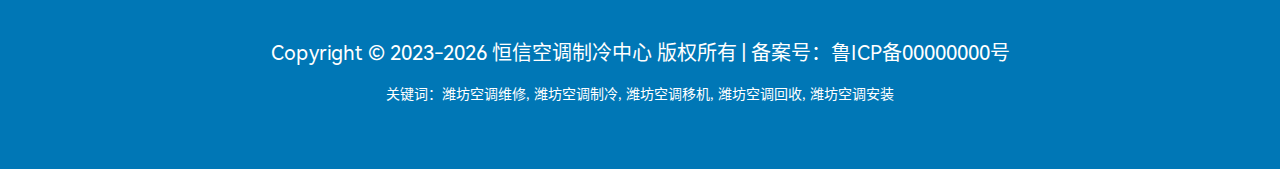
<file: services/ac_repair.html>
<!DOCTYPE html>
<html lang="zh-CN">
<head>
    <meta charset="UTF-8">
    <meta name="viewport" content="width=device-width, initial-scale=1.0">
    <title>潍坊空调维修 - 恒信空调制冷中心专业维修服务</title>
    <meta name="description" content="恒信空调制冷中心提供潍坊地区专业空调维修服务，解决空调不制冷、不制热、漏水、异响等问题。技术精湛，价格合理，上门快速。">
    <meta name="keywords" content="潍坊空调维修,空调维修,潍坊空调故障,空调不制冷,空调维修电话">
    <link rel="stylesheet" href="../lib/bootstrap-5.3.0/css/bootstrap.min.css">
    <link rel="stylesheet" href="../font/bootstrap-icons.css">
    <link rel="stylesheet" href="../css/index.css">
    <link rel="stylesheet" href="../css/base.css">
</head>
<body>
    <!-- 顶部导航 -->
    <nav class="navbar navbar-expand-md fixed-top p-3">
        <div class="container">
            <a href="../index.html" class="navbar-brand spacing">恒信空调制冷中心</a>
            <button class="navbar-toggler" type="button" data-bs-toggle="collapse" data-bs-target="#navmenu">
                <span class="navbar-toggler-icon"></span>
            </button>
            <div class="collapse navbar-collapse" id="navmenu">
                <ul class="navbar-nav ms-auto">
                    <li class="nav-item"><a href="../index.html" class="nav-link spacing">首页</a></li>
                    <li class="nav-item"><a href="../index.html#services" class="nav-link spacing">服务项目</a></li>
                    <li class="nav-item"><a href="../index.html#about" class="nav-link spacing">关于我们</a></li>
                    <li class="nav-item"><a href="../index.html#contact" class="nav-link spacing">联系我们</a></li>
                </ul>
            </div>
        </div>
    </nav>

    <!-- 服务详情 -->
    <section class="p-5 wrapper my">
        <div class="container">
            <div class="title spacing mb-5">
                <h1 class="text-center">潍坊空调维修服务</h1>
                <span class="line mx-auto"></span>
                <p class="text-center">Professional Air Conditioning Repair Service</p>
            </div>
            
            <div class="row">
                <div class="col-lg-8">
                    <div class="service-content">
                        <h2>专业空调维修，解决各种故障问题</h2>
                        <p class="lead">我们拥有14年专业维修经验，技术精湛，设备先进，能够快速诊断并解决各种空调故障问题。</p>
                        
                        <h3 class="mt-4">常见故障类型</h3>
                        <div class="row">
                            <div class="col-md-6">
                                <ul class="list-group list-group-flush">
                                    <li class="list-group-item"><i class="bi bi-check-circle-fill text-success me-2"></i>空调不制冷</li>
                                    <li class="list-group-item"><i class="bi bi-check-circle-fill text-success me-2"></i>空调不制热</li>
                                    <li class="list-group-item"><i class="bi bi-check-circle-fill text-success me-2"></i>空调漏水</li>
                                    <li class="list-group-item"><i class="bi bi-check-circle-fill text-success me-2"></i>空调异响</li>
                                </ul>
                            </div>
                            <div class="col-md-6">
                                <ul class="list-group list-group-flush">
                                    <li class="list-group-item"><i class="bi bi-check-circle-fill text-success me-2"></i>空调异味</li>
                                    <li class="list-group-item"><i class="bi bi-check-circle-fill text-success me-2"></i>遥控失灵</li>
                                    <li class="list-group-item"><i class="bi bi-check-circle-fill text-success me-2"></i>启动困难</li>
                                    <li class="list-group-item"><i class="bi bi-check-circle-fill text-success me-2"></i>电路故障</li>
                                </ul>
                            </div>
                        </div>
                        
                        <h3 class="mt-4">维修流程</h3>
                        <div class="process-steps">
                            <div class="d-flex align-items-center mb-3">
                                <div class="step-number d-flex align-items-center justify-content-center rounded-circle bg-primary text-white me-3">1</div>
                                <div>
                                    <h5>电话预约</h5>
                                    <p class="mb-0">拨打服务热线，描述故障现象，预约上门时间</p>
                                </div>
                            </div>
                            <div class="d-flex align-items-center mb-3">
                                <div class="step-number d-flex align-items-center justify-content-center rounded-circle bg-primary text-white me-3">2</div>
                                <div>
                                    <h5>上门检查</h5>
                                    <p class="mb-0">专业技师上门检查，准确诊断故障原因</p>
                                </div>
                            </div>
                            <div class="d-flex align-items-center mb-3">
                                <div class="step-number d-flex align-items-center justify-content-center rounded-circle bg-primary text-white me-3">3</div>
                                <div>
                                    <h5>报价确认</h5>
                                <p class="mb-0">详细说明故障原因及维修方案，报价透明</p>
                                </div>
                            </div>
                            <div class="d-flex align-items-center mb-3">
                                <div class="step-number d-flex align-items-center justify-content-center rounded-circle bg-primary text-white me-3">4</div>
                                <div>
                                    <h5>维修完成</h5>
                                    <p class="mb-0">使用正品配件进行维修，确保质量</p>
                                </div>
                            </div>
                            <div class="d-flex align-items-center">
                                <div class="step-number d-flex align-items-center justify-content-center rounded-circle bg-primary text-white me-3">5</div>
                                <div>
                                    <h5>质保服务</h5>
                                    <p class="mb-0">提供维修质保，解决您的后顾之忧</p>
                                </div>
                            </div>
                        </div>
                        
                        <h3 class="mt-4">服务承诺</h3>
                        <div class="row">
                            <div class="col-md-6">
                                <div class="card advantage-card h-100">
                                    <div class="card-body">
                                        <h5 class="card-title"><i class="bi bi-shield-check text-primary me-2"></i>品质保障</h5>
                                        <p class="card-text">使用原厂或优质替代配件，确保维修质量</p>
                                    </div>
                                </div>
                            </div>
                            <div class="col-md-6">
                                <div class="card advantage-card h-100">
                                    <div class="card-body">
                                        <h5 class="card-title"><i class="bi bi-cash-stack text-primary me-2"></i>价格透明</h5>
                                        <p class="card-text">维修前报价，无隐形消费，让客户明明白白消费</p>
                                    </div>
                                </div>
                            </div>
                        </div>
                        <div class="row mt-3">
                            <div class="col-md-6">
                                <div class="card advantage-card h-100">
                                    <div class="card-body">
                                        <h5 class="card-title"><i class="bi bi-people text-primary me-2"></i>专业团队</h5>
                                        <p class="card-text">14年经验技师团队，持证上岗，技术精湛</p>
                                    </div>
                                </div>
                            </div>
                            <div class="col-md-6">
                                <div class="card advantage-card h-100">
                                    <div class="card-body">
                                        <h5 class="card-title"><i class="bi bi-clock text-primary me-2"></i>快速响应</h5>
                                        <p class="card-text">24小时服务热线，快速上门，及时解决故障</p>
                                    </div>
                                </div>
                            </div>
                        </div>
                    </div>
                </div>
                
                <div class="col-lg-4">
                    <div class="card p-4 sticky-top" style="top: 20px;">
                        <h4 class="mb-4 text-center">服务信息</h4>
                        <div class="contact-item">
                            <div class="contact-icon">
                                <i class="bi bi-telephone"></i>
                            </div>
                            <div>
                                <h6>服务热线</h6>
                                <p class="mb-0">15095242333</p>
                            </div>
                        </div>
                        <div class="contact-item">
                            <div class="contact-icon">
                                <i class="bi bi-geo-alt"></i>
                            </div>
                            <div>
                                <h6>服务区域</h6>
                                <p class="mb-0">潍坊各区县（潍城、奎文、坊子、寒亭等）</p>
                            </div>
                        </div>
                        <div class="contact-item">
                            <div class="contact-icon">
                                <i class="bi bi-clock"></i>
                            </div>
                            <div>
                                <h6>服务时间</h6>
                                <p class="mb-0">24小时服务，节假日无休</p>
                            </div>
                        </div>
                        <div class="contact-item">
                            <div class="contact-icon">
                                <i class="bi bi-tools"></i>
                            </div>
                            <div>
                                <h6>支持品牌</h6>
                                <p class="mb-0">格力、美的、海尔、奥克斯、大金等</p>
                            </div>
                        </div>
                        <a href="../index.html#contact" class="btn btn-primary w-100 mt-3">立即预约</a>
                    </div>
                </div>
            </div>
        </div>
    </section>

    <footer class="p-5 my text-center">
        <div class="wrapper">
            <p class="lead">Copyright © 2023-2026 恒信空调制冷中心 版权所有 | 备案号：鲁ICP备00000000号</p>
            <p class="small">关键词：潍坊空调维修, 潍坊空调制冷, 潍坊空调移机, 潍坊空调回收, 潍坊空调安装</p>
        </div>
    </footer>

    <script src="../lib/bootstrap-5.3.0/js/bootstrap.bundle.js"></script>
</body>
</html>
</file>
<file: css/index.css>
@font-face {
  font-family: "HarmonyOS";
  src: url("../font/HarmonyOS.ttf");
}
body {
  font-family: "HarmonyOS", "Microsoft YaHei", sans-serif;
}
@media (max-width: 575px) {
  .wrapper {
    max-width: 400px;
  }
}
@media (min-width: 576px) {
  .wrapper {
    max-width: 500px;
  }
}
@media (min-width: 768px) {
  .wrapper {
    max-width: 600px;
  }
}
@media (min-width: 992px) {
  .container {
    max-width: 1000px;
  }
  .wrapper {
    max-width: 800px;
  }
}
@media (min-width: 1200px) {
  .container {
    max-width: 1000px;
  }
  .wrapper {
    max-width: 800px;
  }
}
@media (min-width: 1400px) {
  .container {
    max-width: 1200px;
  }
  .wrapper {
    max-width: 1000px;
  }
}
.grey {
  color: #797b79;
}
.wrapper {
  margin: 0 auto;
}
.my {
  margin: 3rem auto;
}
@media (max-width: 768px) {
  .my {
    margin: 1em auto;
  }
}
/* 恒信空调主题色 - 冷色调 */
.btn-primary {
  background-color: #0077b6; /* 深蓝色 */
  border-color: #0077b6;
}
.btn-primary:hover {
  background-color: #005f8d; /* 深蓝色变深 */
  border-color: #005f8d;
}
.title .line {
  display: block;
  margin: 0 auto;
  width: 3rem;
  height: 0.12rem;
  background-color: #0077b6; /* 深蓝色 */
}
ul {
  padding-left: 0;
}
ul li {
  transition: all 0.5s;
}
i {
  padding-right: 0.5rem;
}
.main-mt {
  margin-top: 3rem;
}
.box-hover:hover {
  transform: translateY(-0.2rem);
  box-shadow: 0px 5px 3px rgba(0, 119, 182, 0.2); /* 深蓝色阴影 */
}
.ico {
  color: #0077b6; /* 深蓝色 */
  font-size: 1.2rem;
}
.spacing {
  letter-spacing: 0.1rem;
}
.bi-calendar-week {
  font-size: 0.5rem;
}
#services,
#about,
#advantages,
#cases,
#contact {
  scroll-margin-top: 3rem;
}
.navbar {
  background-color: #fff;
}
.navbar li a:hover {
  color: #0077b6 !important; /* 深蓝色 */
  font-weight: 700;
}
#home {
  padding: 15rem 5rem;
}
#home .main {
  flex: 1;
}
#home .main h1 {
  font-weight: 700;
}
#home .logo {
  width: 10rem;
  height: 10rem;
}
@media (max-width: 768px) {
  #home {
    position: relative;
    padding-top: 20rem!important;
    padding-bottom: 0;
    margin-bottom: 2em;
  }
  #home .logo {
    position: absolute;
    top: 8rem;
    left: 0;
  }
}
#services ul li img[alt='top'] {
  position: absolute;
  left: -0.2rem;
  top: -0.1rem;
  width: 3rem;
}
@media (max-width: 1400px) {
  #services ul li:nth-child(3) {
    display: none;
  }
}
@media (max-width: 992px) {
  #services ul {
    justify-content: center!important;
  }
  #services ul li {
    margin-bottom: 1rem;
    width: 100%!important;
  }
  #services ul li:last-child {
    margin-bottom: 0;
  }
}
@media (max-width: 768px) {
  #services ul li {
    width: 110%!important;
  }
}
#about .main .left img {
  transition: all 0.5s;
  width: 25rem;
}
@media (min-width: 768px) {
  #about .main .left {
    margin-right: 2rem;
  }
}
@media (min-width: 992px) {
  #about .main .right {
    width: 50%;
  }
}
@media (max-width: 768px) {
  #about .main .count .years {
    padding: 1rem;
  }
  #about .main .count .customers {
    padding: 1rem;
  }
  #about .main .count .techs {
    padding: 1rem;
  }
}
#advantages li {
  padding: 0.3rem 0;
}
#advantages li .percent {
  float: right;
}
#advantages li .progress {
  margin-top: 0.3rem;
}
#cases li {
  margin: 2rem 0;
}
#cases li:first-child {
  margin-top: 0;
}
#cases li:last-child {
  margin-bottom: 0;
}
#advantages .main div {
  margin: 5rem 0;
}
#advantages .main div:first-child {
  margin-top: 0;
}
#advantages .main div:last-child {
  margin-bottom: 0;
}
#advantages .main div:nth-child(1),
#advantages .main div:nth-child(3) {
  padding-left: 1rem;
  border-left: 3px solid #0077b6; /* 深蓝色 */
}
#advantages .main div:nth-child(2),
#advantages .main div:nth-child(4) {
  padding-right: 1rem;
  border-right: 3px solid #0077b6; /* 深蓝色 */
}
#advantages .main h5 {
  color: #0077b6; /* 深蓝色 */
}
#contact .main img {
  width: 10rem;
}
@media (max-width: 768px) {
  #contact .main img {
    width: 7rem;
  }
}
footer {
  background-color: #0077b6; /* 深蓝色 */
  color: #fff;
  margin-bottom: 0!important;
}
/* 为服务卡片添加特殊样式 */
.card {
  transition: transform 0.3s ease, box-shadow 0.3s ease;
}
.card:hover {
  transform: translateY(-10px);
  box-shadow: 0 10px 20px rgba(0, 119, 182, 0.2);
}
/* 为返回顶部按钮添加样式 */
.backtop {
  position: fixed;
  right: 20px;
  bottom: 20px;
  width: 50px;
  height: 50px;
  background-color: #0077b6;
  color: white;
  border-radius: 50%;
  display: flex;
  align-items: center;
  justify-content: center;
  cursor: pointer;
  z-index: 1000;
  transition: background-color 0.3s;
}
.backtop:hover {
  background-color: #005f8d;
}
</file>
<file: css/base.css>
/* 恒信空调制冷中心 - 基础样式 */
* {
  margin: 0;
  padding: 0;
  box-sizing: border-box;
}

html {
  scroll-behavior: smooth;
}

body {
  overflow-x: hidden;
}

/* 通用间距 */
.mt-1 { margin-top: 0.25rem; }
.mt-2 { margin-top: 0.5rem; }
.mt-3 { margin-top: 1rem; }
.mt-4 { margin-top: 1.5rem; }
.mt-5 { margin-top: 3rem; }

.mb-1 { margin-bottom: 0.25rem; }
.mb-2 { margin-bottom: 0.5rem; }
.mb-3 { margin-bottom: 1rem; }
.mb-4 { margin-bottom: 1.5rem; }
.mb-5 { margin-bottom: 3rem; }

/* 按钮样式 */
.btn {
  border-radius: 2rem !important;
  padding: 0.5rem 1.5rem;
  font-weight: 600;
  transition: all 0.3s;
  border: none;
}

/* 图片样式 */
.img-fluid {
  max-width: 100%;
  height: auto;
}

/* 卡片样式 */
.card {
  border: none;
  border-radius: 0.5rem;
  overflow: hidden;
  box-shadow: 0 0.125rem 0.25rem rgba(0, 0, 0, 0.075);
  transition: all 0.3s;
}

.card-img-top {
  width: 100%;
  height: 180px;
  object-fit: cover;
}

/* 导航栏样式 */
.navbar {
  box-shadow: 0 0.125rem 0.25rem rgba(0, 0, 0, 0.1);
  transition: all 0.4s;
}

.navbar-brand {
  font-size: 1.5rem;
  font-weight: 700;
  color: #0077b6 !important;
}

.navbar-brand:hover {
  color: #005f8d !important;
}

.navbar-nav .nav-link {
  font-weight: 500;
  padding: 0.5rem 1rem !important;
  position: relative;
}

/* 响应式设计 */
@media (max-width: 767.98px) {
  .container {
    padding: 0 1rem;
  }
  
  .navbar-collapse {
    background: white;
    padding: 1rem;
    border-radius: 0 0 0.5rem 0.5rem;
    box-shadow: 0 0.5rem 1rem rgba(0, 0, 0, 0.1);
    margin-top: 0.5rem;
  }
  
  .spacing {
    letter-spacing: 0.05rem;
  }
}

/* 动画效果 */
@keyframes fadeIn {
  from {
    opacity: 0;
    transform: translateY(20px);
  }
  to {
    opacity: 1;
    transform: translateY(0);
  }
}

.animate__animated {
  animation-duration: 0.8s;
}

/* 服务项目特殊样式 */
.service-icon {
  width: 80px;
  height: 80px;
  background: linear-gradient(135deg, #0077b6, #00b4d8);
  border-radius: 50%;
  display: flex;
  align-items: center;
  justify-content: center;
  margin: 0 auto 1rem;
  color: white;
  font-size: 2rem;
}

/* 服务优势卡片样式 */
.advantage-card {
  padding: 2rem 1.5rem;
  transition: all 0.3s ease;
  border: 1px solid #e9ecef;
  border-radius: 0.5rem;
  height: 100%;
}

.advantage-card:hover {
  transform: translateY(-10px);
  box-shadow: 0 1rem 2.5rem rgba(0, 119, 182, 0.15);
  border-color: #0077b6;
}

/* 客户案例样式 */
.case-card {
  transition: all 0.3s ease;
  height: 100%;
}

.case-card:hover {
  transform: translateY(-5px);
  box-shadow: 0 1rem 2rem rgba(0, 119, 182, 0.15);
}

/* 联系方式样式 */
.contact-item {
  display: flex;
  align-items: flex-start;
  margin-bottom: 1.5rem;
}

.contact-icon {
  background-color: #e7f5ff;
  width: 50px;
  height: 50px;
  border-radius: 50%;
  display: flex;
  align-items: center;
  justify-content: center;
  margin-right: 1rem;
  color: #0077b6;
  font-size: 1.25rem;
}

/* 页脚样式 */
footer {
  margin-top: 5rem;
}

/* 滚动条样式 */
::-webkit-scrollbar {
  width: 8px;
}

::-webkit-scrollbar-track {
  background: #f1f1f1;
}

::-webkit-scrollbar-thumb {
  background: #0077b6;
  border-radius: 4px;
}

::-webkit-scrollbar-thumb:hover {
  background: #005f8d;
}
</file>
